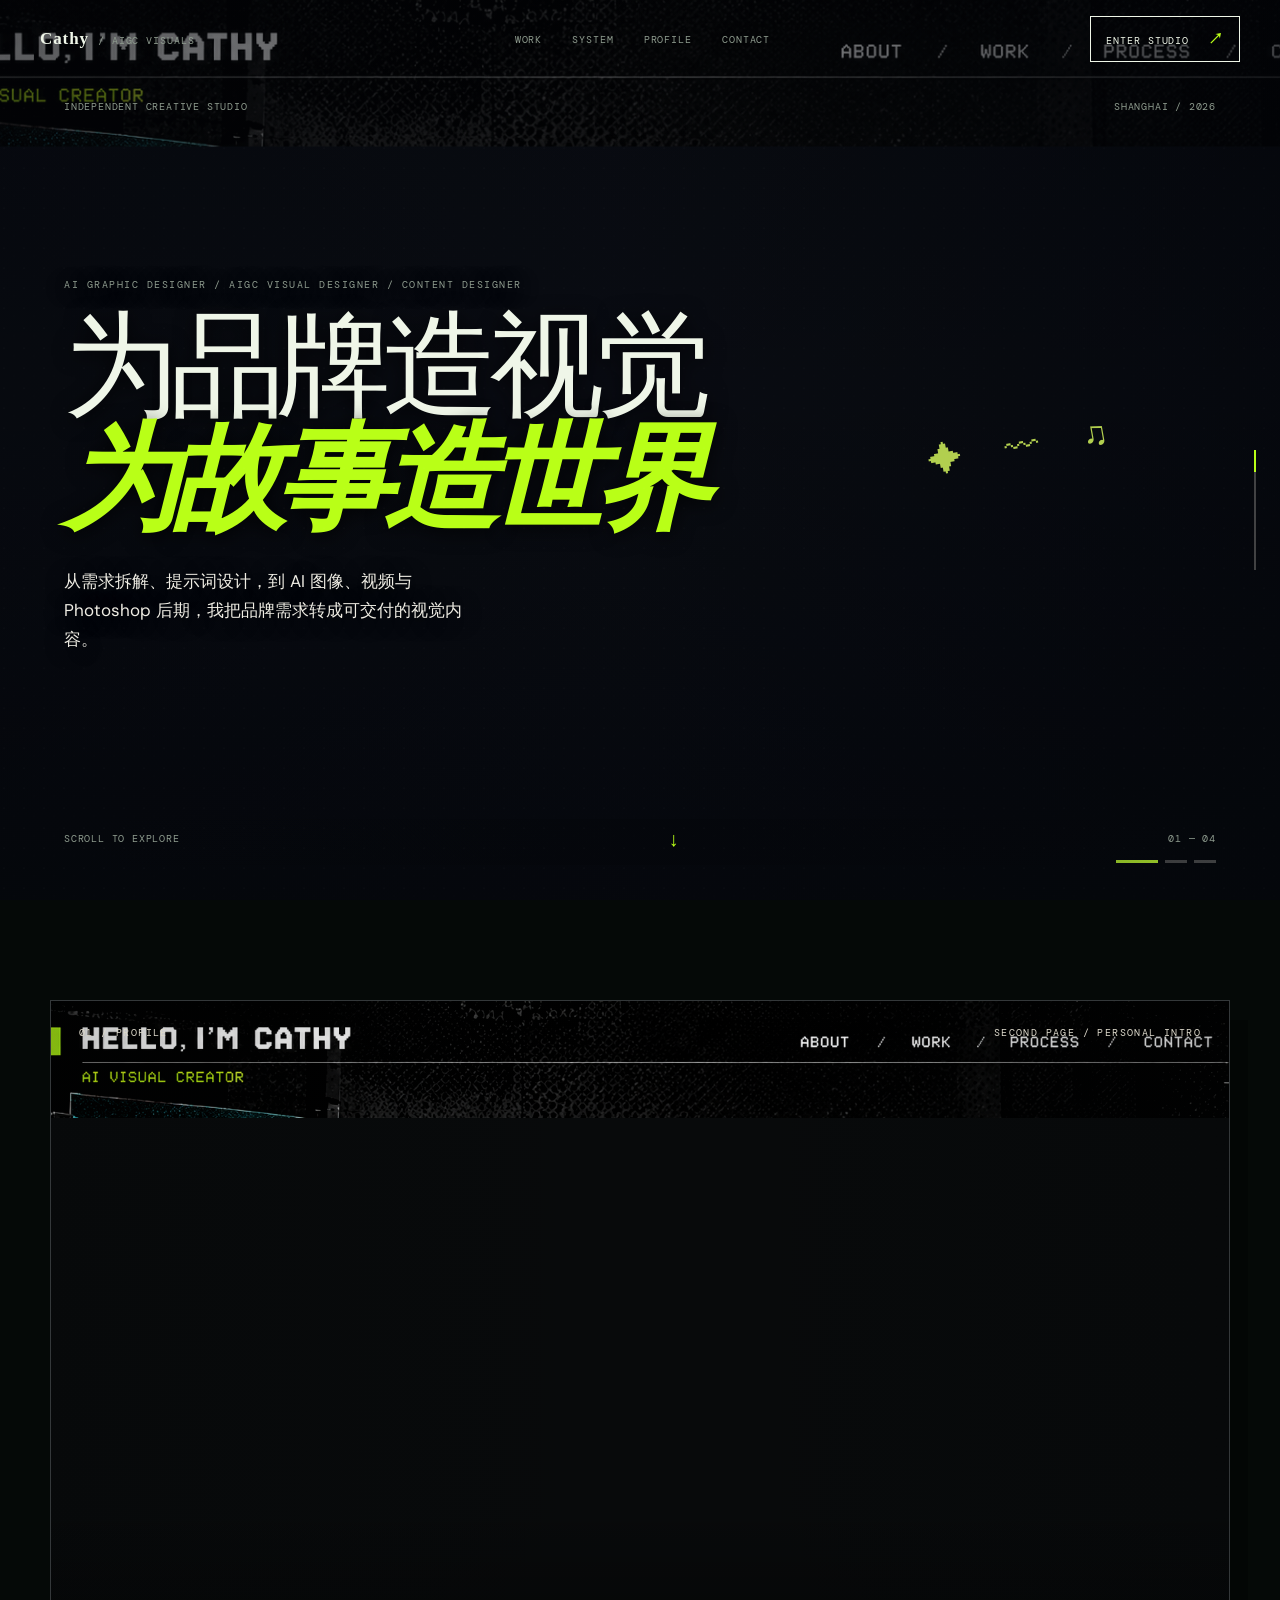
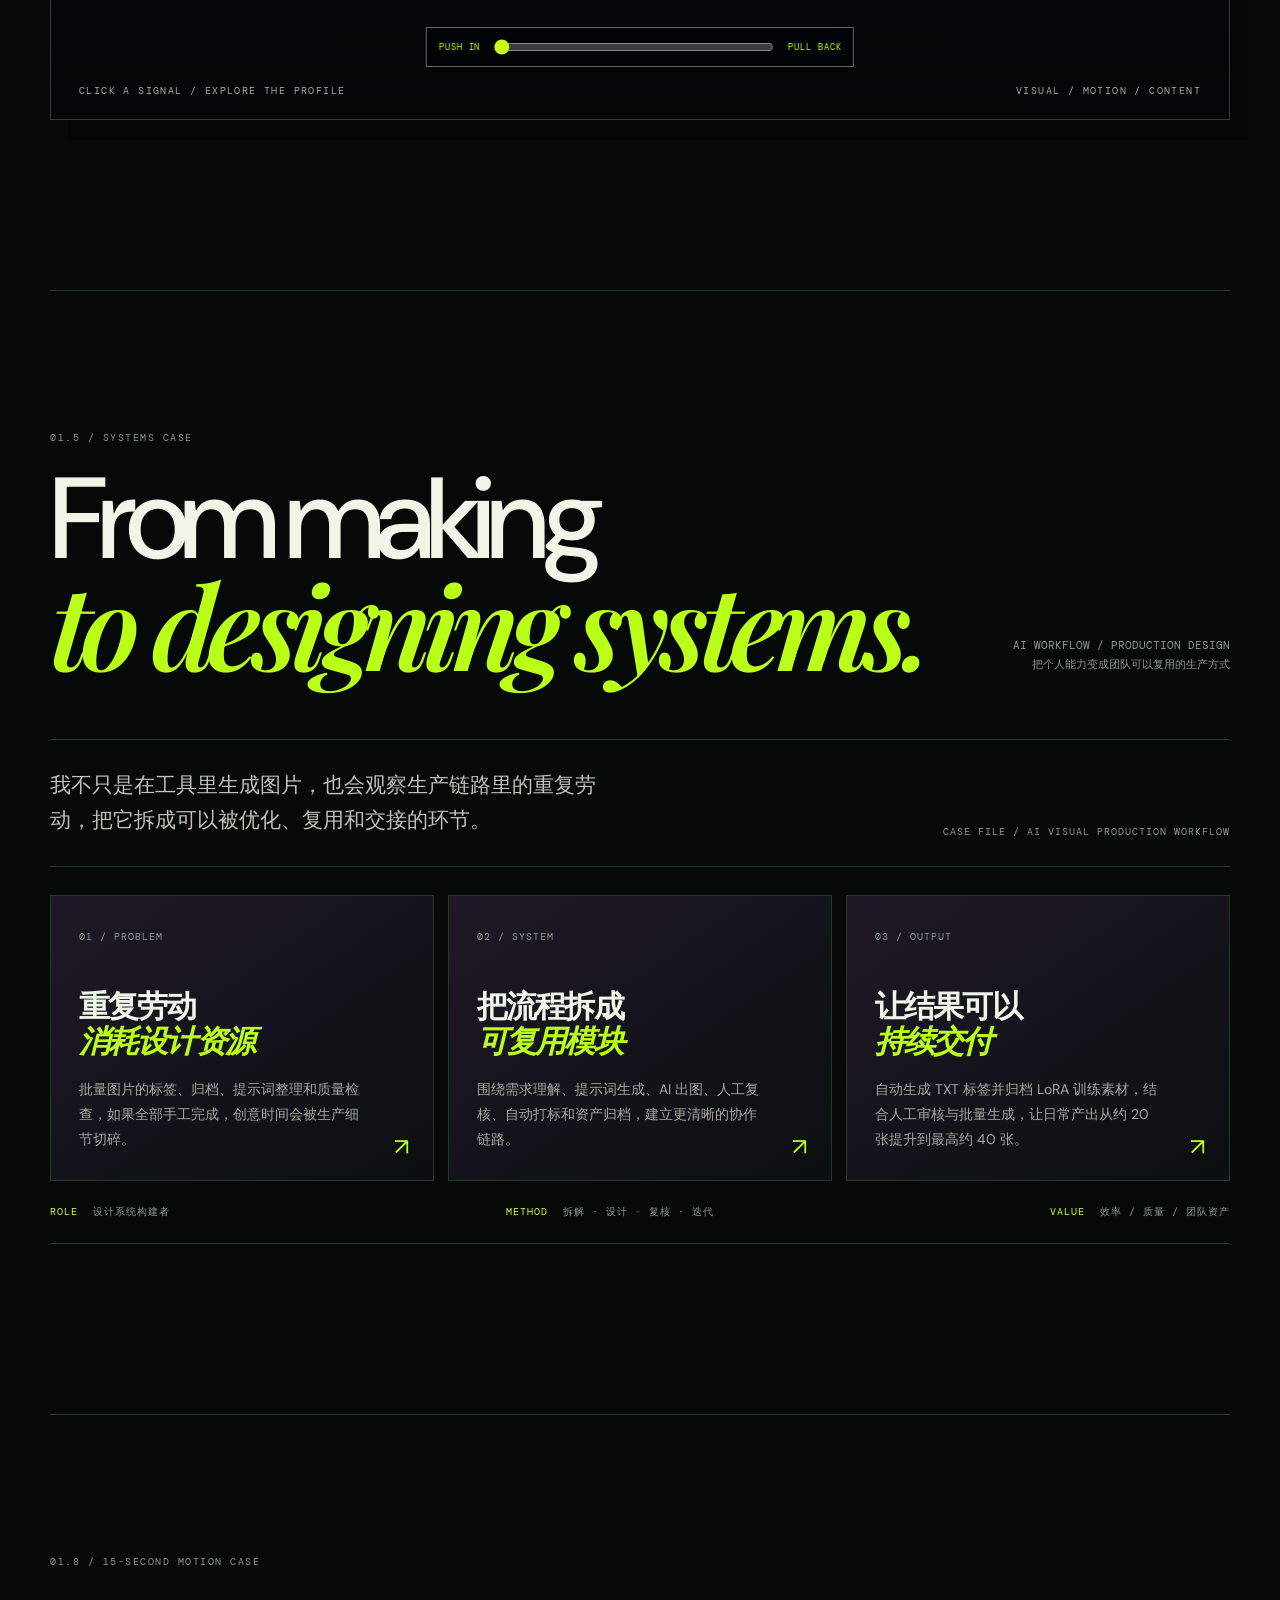
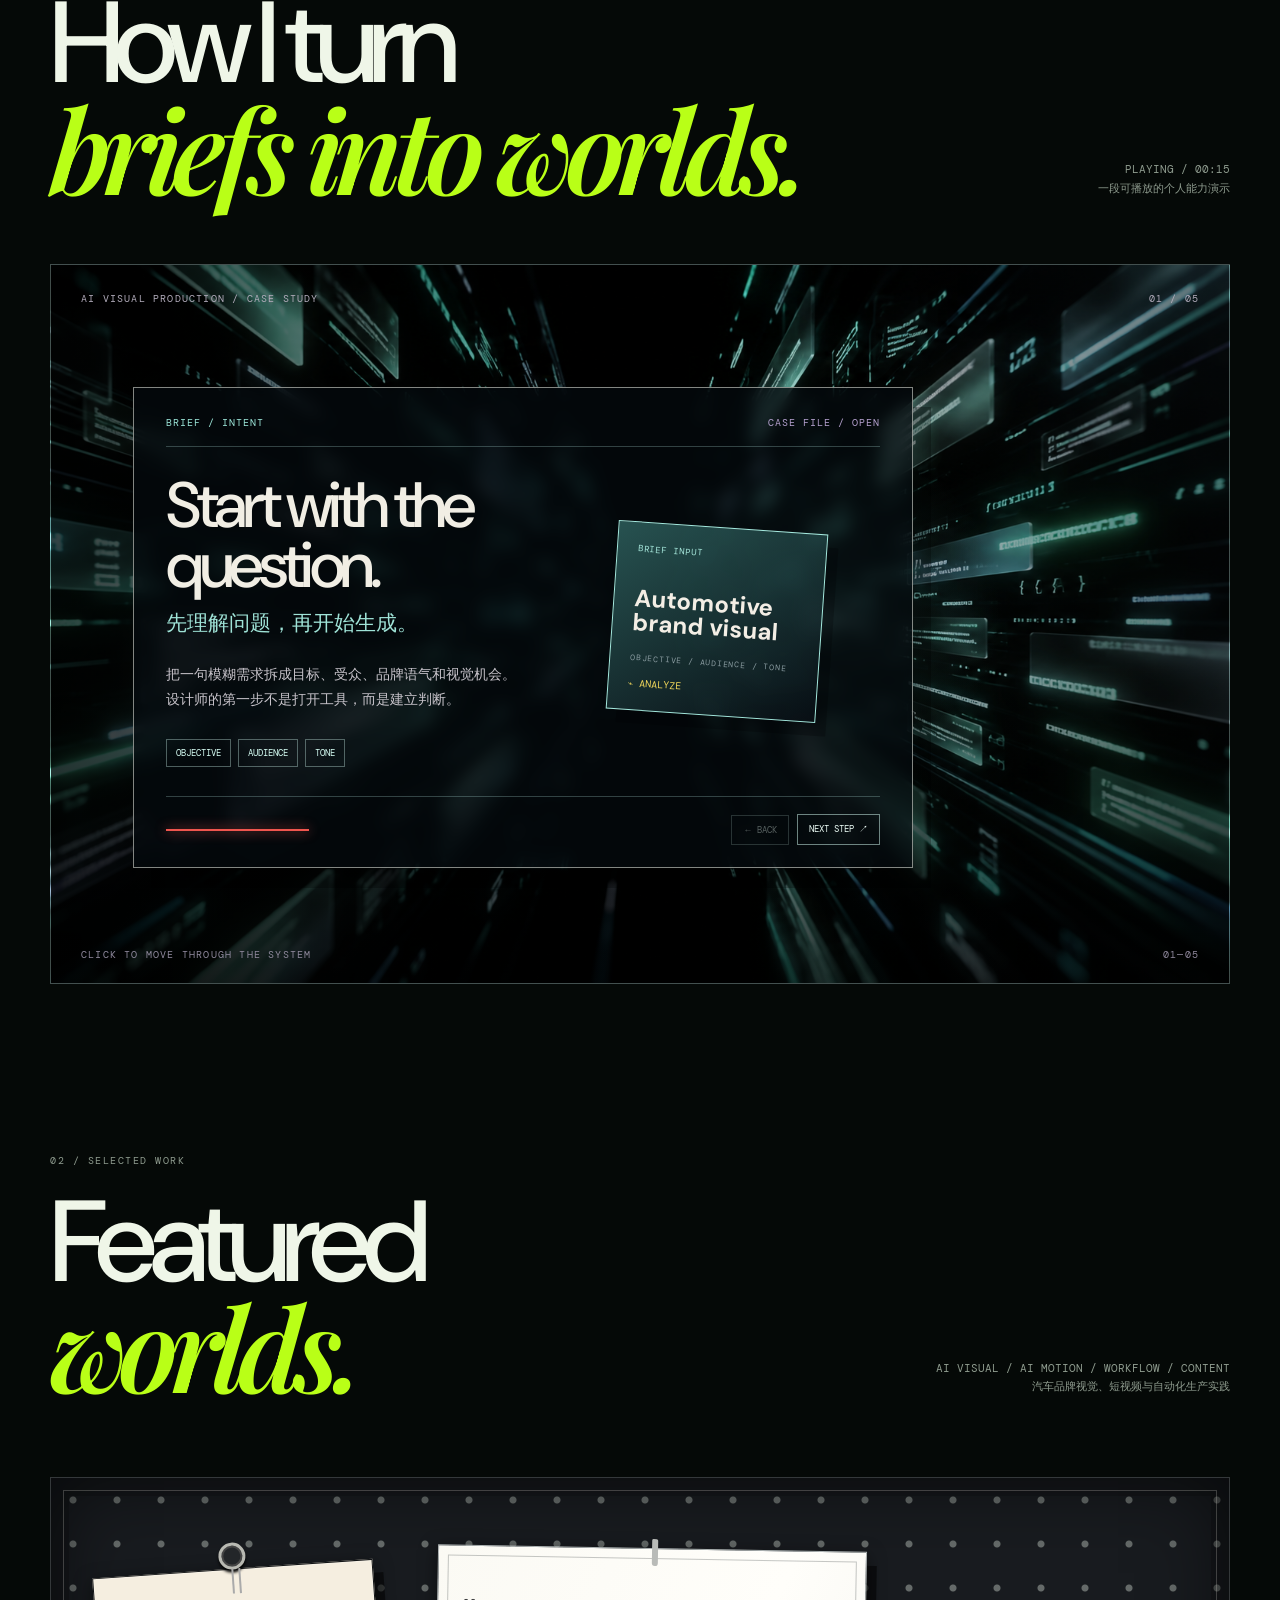
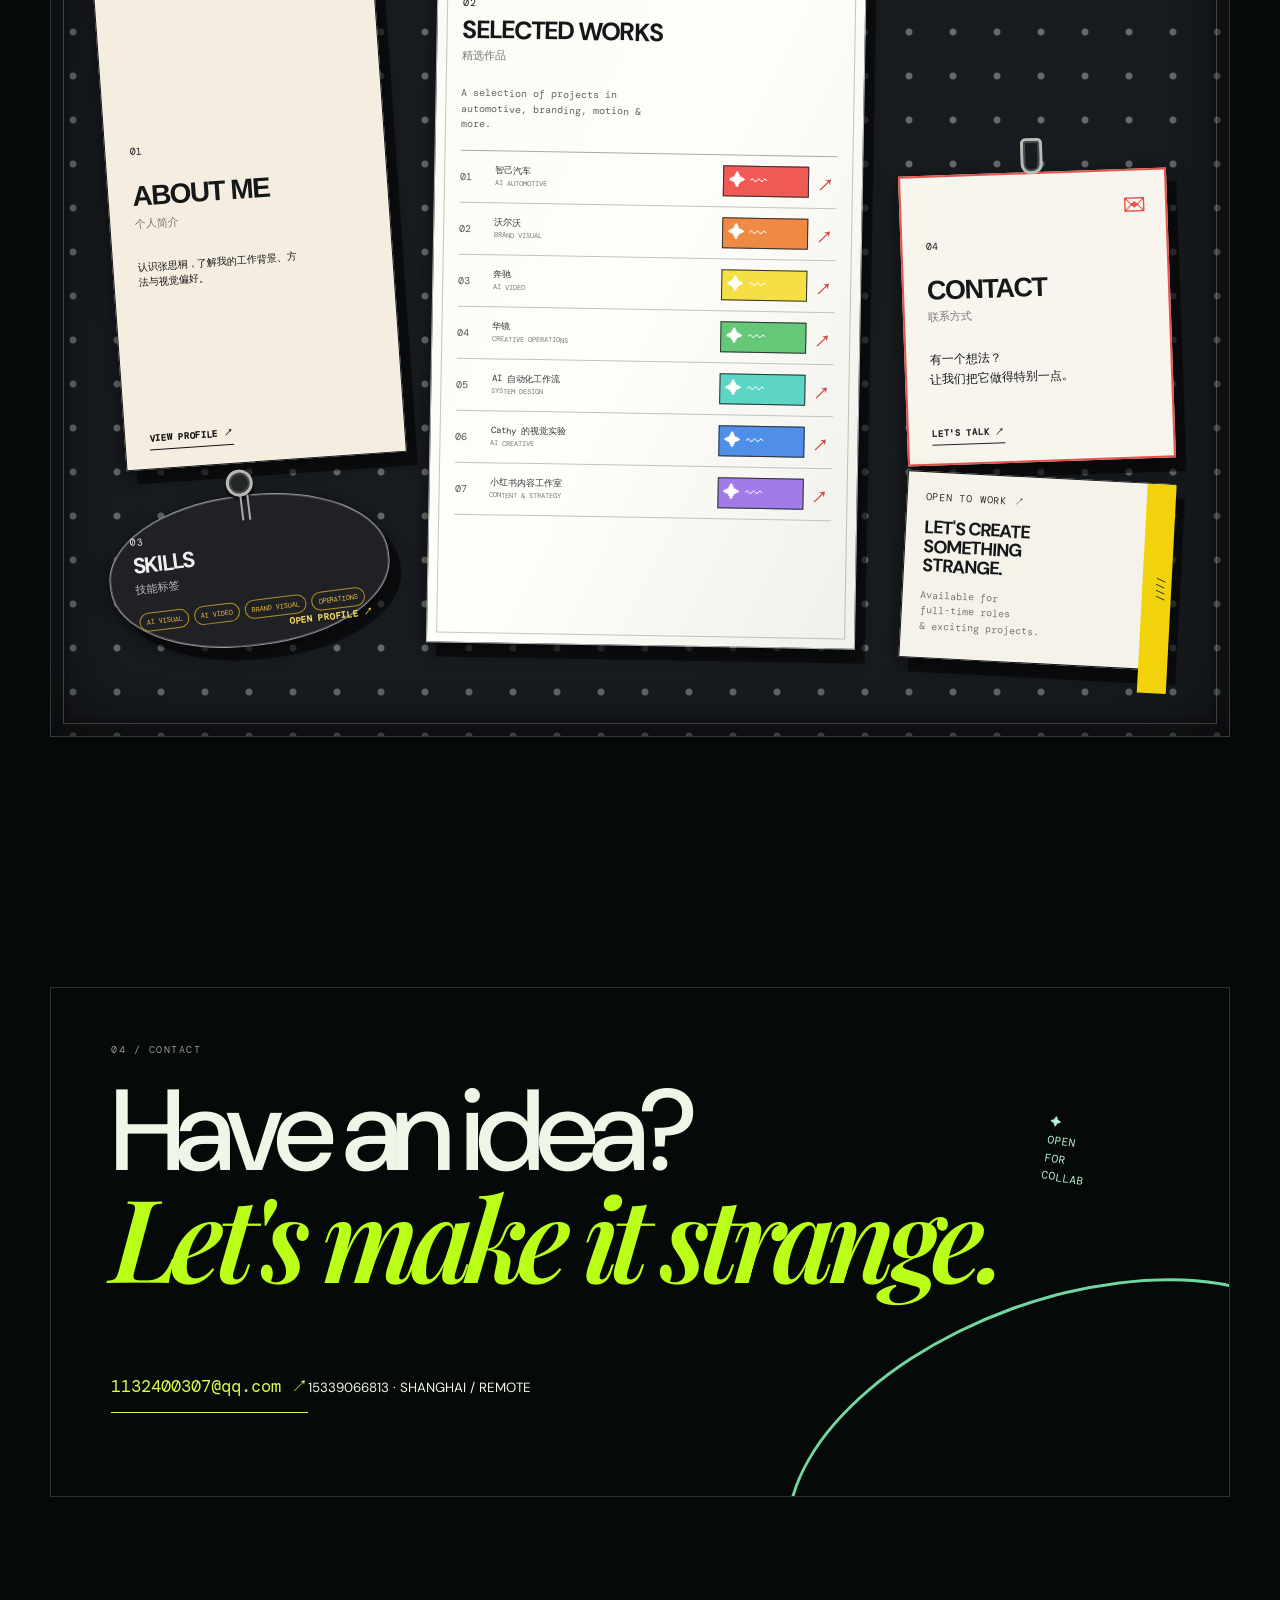
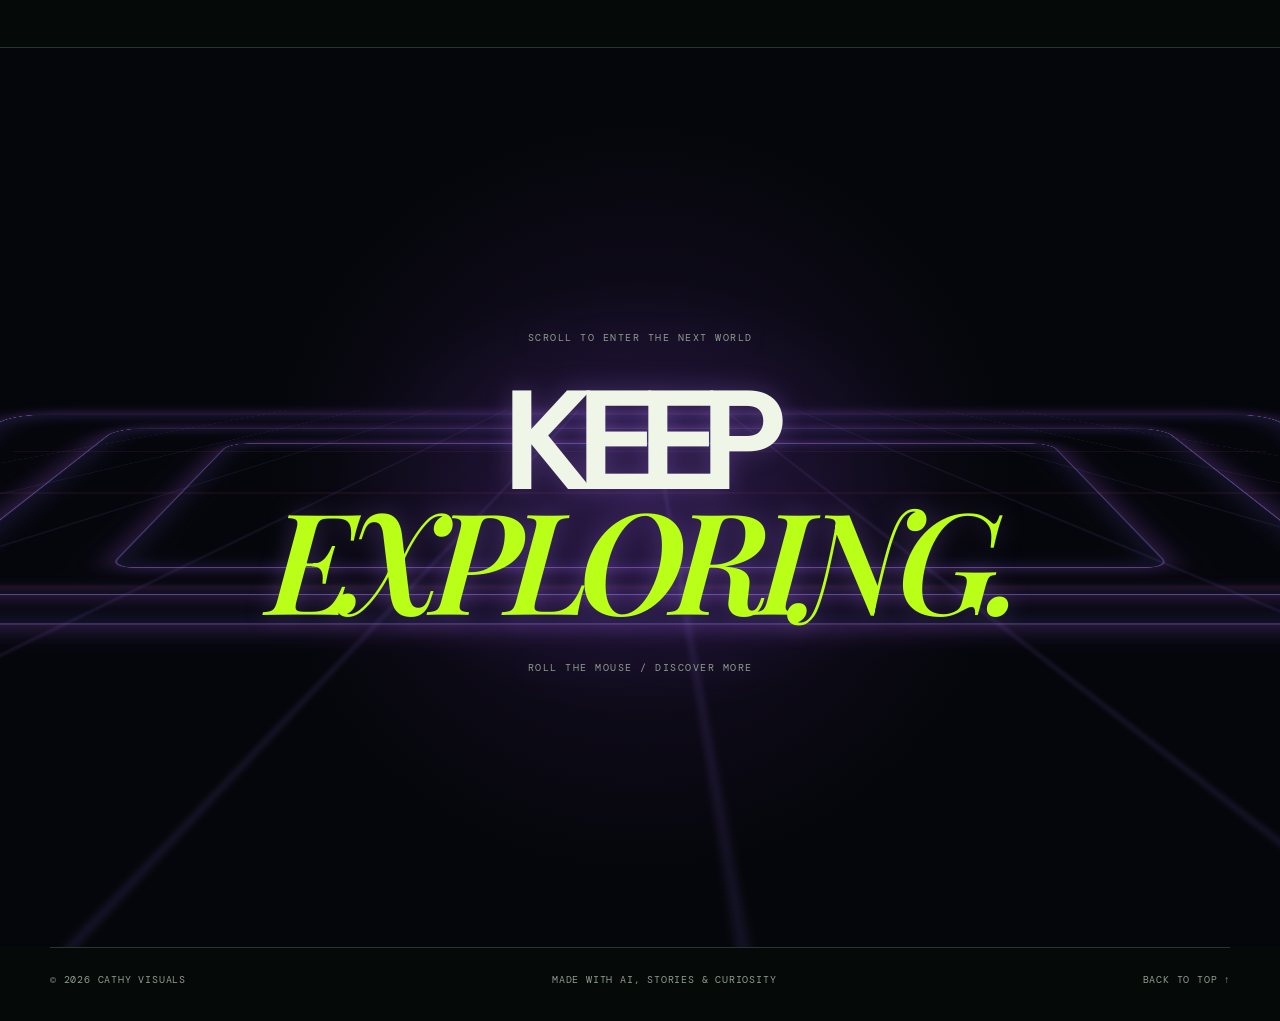
<file: index.html>
<!doctype html>
<html lang="zh-CN">
<head>
  <meta charset="utf-8"><meta name="viewport" content="width=device-width,initial-scale=1">
  <meta name="description" content="张思桐的 AI 平面设计与 AIGC 视觉作品集：汽车品牌视觉、AI 视频、内容策略与自动化工作流。">
  <title>Cathy Visuals / AIGC Designer</title>
  <link rel="stylesheet" href="style.css">
</head>
<body>
  <div class="cursor-follower" aria-hidden="true"><i></i><b></b><b></b><b></b></div>
  <header class="topbar">
    <a class="wordmark" href="#top"><b>Cathy</b><span>/ AIGC VISUALS</span></a>
    <nav><a href="#work">WORK</a><a href="#system">SYSTEM</a><a href="#profile-page">PROFILE</a><a href="#contact">CONTACT</a></nav>
    <a class="enter" href="#work">ENTER STUDIO <b>↗</b></a>
  </header>

  <main id="top">
    <section class="hero">
      <div class="hero-image" aria-hidden="true"><div class="window"></div><div class="frame"></div><div class="orbit"></div><span>✦ 〰 ♫</span><div class="hero-scene-nav" aria-hidden="true"><button data-scene="0" class="is-active"></button><button data-scene="1"></button><button data-scene="2"></button></div></div>
      <div class="visual-workbench identity-workbench reveal">
        <div class="identity-card draggable-card" data-rotate="-5"><div class="id-hole"></div><span class="metal-ring"></span><small>CATHY VISUALS / 2026</small><div class="id-photo"><span>✦</span></div><b>CATHY</b><em>AIGC DESIGNER</em><p>AI VISUAL · MOTION · CONTENT</p><i class="id-code">CV—001—AIGC</i></div>
        <div class="profile-slip draggable-card" data-rotate="3"><span class="metal-ring"></span><small>PERSONAL FILE / 01</small><h3>视觉创作者<br><i>Visual Creator</i></h3><p>用 AI、图像、动态与内容策略，把品牌想法变成有故事、可传播的视觉内容。</p><span>SHANGHAI / OPEN FOR COLLAB</span></div>
        <div class="archive-card draggable-card" data-rotate="4"><span class="metal-ring"></span><small>SELECTED ARCHIVE / 02</small><h3>AI AUTOMOTIVE<br><i>BRAND STORIES</i></h3><div class="mini-grid"><span>智己</span><span>VOLVO</span><span>MERCEDES</span><span>华镜</span></div><a href="#work">OPEN WORKS ↗</a></div>
        <div class="tool-tag draggable-card" data-rotate="-8"><span class="metal-ring"></span><small>TOOLKIT / 03</small><b>MJ · 即梦 · 可灵<br>PS · GPT · NANO BANANA</b><span>IMAGE / MOTION / WEB</span></div>
        <div class="contact-ticket draggable-card" data-rotate="-3"><span class="metal-ring"></span><small>CONTACT / 04</small><b>LET'S MAKE<br><i>IT STRANGE.</i></b><a href="mailto:1132400307@qq.com">1132400307@qq.com ↗</a></div>
        <div class="hanging-tag tag-pink">AI<br>VISUALS</div><div class="hanging-tag tag-yellow">MOTION<br>LAB</div><div class="hanging-tag tag-blue">CV<br>2026</div>
        <div class="board-cursor">DRAG / EXPLORE</div>
      </div>
      <div class="game-hud"><span>● SYSTEM ONLINE</span><span>AI CREATIVE ACTIVE</span><span>BUILD 2026.10</span></div>
      <button class="ai-orb" id="aiOrb" type="button"><b>AI</b><span>TALK<br>TO CATHY</span></button><div class="ai-tip" id="aiTip">你好，我是 Cathy。<br>拖动身份牌，探索我的创意系统。</div>
      <div class="hero-meta"><span>INDEPENDENT CREATIVE STUDIO</span><span>SHANGHAI / 2026</span></div>
      <div class="hero-copy reveal"><small>AI GRAPHIC DESIGNER / AIGC VISUAL DESIGNER / CONTENT DESIGNER</small><h1>为品牌造视觉<br><i>为故事造世界</i></h1><p>从需求拆解、提示词设计，到 AI 图像、视频与 Photoshop 后期，我把品牌需求转成可交付的视觉内容。</p></div>
      <div class="hero-foot"><span>SCROLL TO EXPLORE</span><span class="down">↓</span><span>01 — 04</span></div><div class="hero-progress" aria-hidden="true"><span></span></div>
    </section>

    <section class="profile-page wrap reveal" id="profile-page" aria-label="Cathy 自我介绍">
      <div class="profile-page-stage">
        <img src="assets/profile/cathy-studio.png" alt="Cathy 的 AI 视觉工作室与 CRT 作品集场景" loading="eager">
        <div class="profile-page-shade"></div>
        <div class="profile-page-topline"><span>01 / PROFILE</span><span>SECOND PAGE / PERSONAL INTRO</span></div>
        <div class="profile-page-copy">
          <span class="profile-page-kicker">HELLO, I’M CATHY</span>
          <h2>把需求变成<br><em>视觉世界。</em></h2>
          <p>AI 平面设计、AIGC 视觉与内容生产。<br>从 brief 到交付，让每个想法都有可以被看见的形状。</p>
        </div>
        <div class="profile-page-hotspots" aria-label="自我介绍章节">
          <button class="is-active" type="button" data-profile-card="about"><b>01</b><span>WHO I AM</span><i>我是谁</i></button>
          <button type="button" data-profile-card="path"><b>02</b><span>MY PATH</span><i>我的路径</i></button>
          <button type="button" data-profile-card="toolkit"><b>03</b><span>TOOLKIT</span><i>我的方法</i></button>
        </div>
        <div class="profile-page-interface" aria-live="polite">
          <div class="interface-bar"><span>CATHY / PERSONAL COMPUTER</span><button type="button" data-profile-zoom-out>← BACK TO STUDIO</button></div>
          <div class="interface-body">
            <aside class="interface-index" aria-label="个人信息目录"><span>PROFILE INDEX</span><button class="is-active" type="button" data-interface-panel="about"><b>01</b><span>ABOUT</span><i>我是谁 · 身份与优势</i></button><button type="button" data-interface-panel="path"><b>02</b><span>PATH</span><i>我的路径 · 教育与工作</i></button><button type="button" data-interface-panel="toolkit"><b>03</b><span>TOOLKIT</span><i>我的方法 · 工具与流程</i></button><small>CLICK A CARD TO CHANGE VIEW</small></aside>
            <div class="interface-monitor"><div class="interface-monitor-top"><span data-profile-topline>HELLO, I’M CATHY</span><span>LIVE / 2026</span></div><div class="interface-monitor-screen"><span class="interface-big-label" data-profile-title>AI VISUAL<br>CREATOR</span><span class="interface-line line-one"></span><span class="interface-line line-two"></span><span class="interface-chip" data-profile-chip>BRIEF → IMAGE → MOTION</span><div class="interface-facts" data-profile-facts>张思桐 / Cathy<br>AI 平面设计师 · AIGC 视觉设计师<br>AI 内容设计师</div></div><div class="interface-monitor-foot"><span>SYSTEM ONLINE</span><span data-profile-foot>VISUAL / MOTION / CONTENT</span></div></div>
            <div class="interface-output"><span data-profile-output-heading>PERSONAL FILE / CV—001</span><div data-profile-output-grid><figure><img src="assets/profile/cathy-studio.png" alt="Cathy 的视觉工作室"><figcaption>01 / VISUAL WORLD</figcaption></figure><figure><div class="output-block output-lime">AI<br>DESIGNER</div><figcaption>02 / ROLE</figcaption></figure><figure><div class="output-block output-blue">OPEN<br>TO WORK</div><figcaption>03 / STATUS</figcaption></figure></div></div>
          </div>
        </div>
        <div class="profile-page-zoom"><span>PUSH IN</span><input type="range" min="0" max="100" value="0" aria-label="控制个人介绍页面镜头远近"><span>PULL BACK</span></div>
        <div class="profile-page-footer"><span>CLICK A SIGNAL / EXPLORE THE PROFILE</span><span>VISUAL / MOTION / CONTENT</span></div>
      </div>
    </section>

    <section class="system-case wrap reveal" id="system"><div class="section-head"><div><span class="label">01.5 / SYSTEMS CASE</span><h2>From making<br><em>to designing systems.</em></h2></div><p>AI WORKFLOW / PRODUCTION DESIGN<br>把个人能力变成团队可以复用的生产方式</p></div><div class="system-intro"><p>我不只是在工具里生成图片，也会观察生产链路里的重复劳动，把它拆成可以被优化、复用和交接的环节。</p><span>CASE FILE / AI VISUAL PRODUCTION WORKFLOW</span></div><div class="system-grid"><article><small>01 / PROBLEM</small><h3>重复劳动<br><em>消耗设计资源</em></h3><p>批量图片的标签、归档、提示词整理和质量检查，如果全部手工完成，创意时间会被生产细节切碎。</p></article><article><small>02 / SYSTEM</small><h3>把流程拆成<br><em>可复用模块</em></h3><p>围绕需求理解、提示词生成、AI 出图、人工复核、自动打标和资产归档，建立更清晰的协作链路。</p></article><article><small>03 / OUTPUT</small><h3>让结果可以<br><em>持续交付</em></h3><p>自动生成 TXT 标签并归档 LoRA 训练素材，结合人工审核与批量生成，让日常产出从约 20 张提升到最高约 40 张。</p></article></div><div class="system-footer"><span><b>ROLE</b> 设计系统构建者</span><span><b>METHOD</b> 拆解 · 设计 · 复核 · 迭代</span><span><b>VALUE</b> 效率 / 质量 / 团队资产</span></div></section>

    <section class="motion-case wrap reveal" id="motion"><div class="section-head"><div><span class="label">01.8 / 15-SECOND MOTION CASE</span><h2>How I turn<br><em>briefs into worlds.</em></h2></div><p>PLAYING / 00:15<br>一段可播放的个人能力演示</p></div><div class="motion-reel" data-duration="15000"><div class="motion-backdrop"><span class="motion-grid-line line-a"></span><span class="motion-grid-line line-b"></span><span class="motion-orb"></span><span class="motion-scan"></span></div><div class="motion-topline"><span>CASE / AIGC VISUAL PRODUCTION</span><span class="motion-time">00:00 / 00:15</span></div><div class="motion-stage"><div class="motion-phase-label">01 / UNDERSTAND THE BRIEF</div><h3 class="motion-title">不是先生成<br><em>而是先理解问题。</em></h3><p class="motion-copy">把一句需求拆成目标、受众、品牌语气与视觉机会。</p><div class="motion-artifact artifact-brief"><span>BRIEF</span><b>需求<br>拆解</b><i>OBJECTIVE / AUDIENCE / TONE</i></div><div class="motion-artifact artifact-prompt"><span>PROMPT SYSTEM</span><b>VISUAL<br>DIRECTION</b><i>ROLE · SUBJECT · COMPOSITION · LIGHT</i></div><div class="motion-artifact artifact-output"><span>OUTPUT</span><b>IMAGE<br>+ MOTION</b><i>GENERATE / REVIEW / DELIVER</i></div></div><div class="motion-caption"><span>AI GRAPHIC DESIGNER / AIGC VISUAL CREATOR</span><strong class="motion-result">从需求到可交付的视觉结果</strong></div><div class="motion-progress"><span></span></div><div class="motion-controls"><button class="motion-toggle" type="button">PAUSE</button><button class="motion-replay" type="button">REPLAY ↻</button><span>15 SEC / LOOPING CASE FILM</span></div></div></section>

    <section class="work wrap" id="work">
      <div class="section-head reveal"><div><span class="label">02 / SELECTED WORK</span><h2>Featured<br><em>worlds.</em></h2></div><p>AI VISUAL / AI MOTION / WORKFLOW / CONTENT<br>汽车品牌视觉、短视频与自动化生产实践</p></div>
      <div class="project-list" id="projectList"></div>
    </section>


    <section class="contact wrap" id="contact"><div class="contact-box reveal"><span class="label">04 / CONTACT</span><h2>Have an idea?<br><em>Let's make it strange.</em></h2><a href="mailto:1132400307@qq.com">1132400307@qq.com ↗</a><small>15339066813 · SHANGHAI / REMOTE</small><span class="sticker">✦<br>OPEN<br>FOR<br>COLLAB</span></div></section>
    <section class="portal" id="portal"><div class="portal-rings"><span></span><span></span><span></span></div><p>SCROLL TO ENTER THE NEXT WORLD</p><h2>KEEP<br><em>EXPLORING.</em></h2><small>ROLL THE MOUSE / DISCOVER MORE</small></section>
  </main>
  <footer class="footer wrap"><span>© 2026 CATHY VISUALS</span><span>MADE WITH AI, STORIES & CURIOSITY</span><a href="#top">BACK TO TOP ↑</a></footer>
  <dialog id="projectDialog"><button id="dialogClose" aria-label="关闭详情">×</button><div id="dialogContent"></div></dialog>
  <script src="script.js"></script><script src="workflow-cards.js"></script>
</body>
</html>
</file>
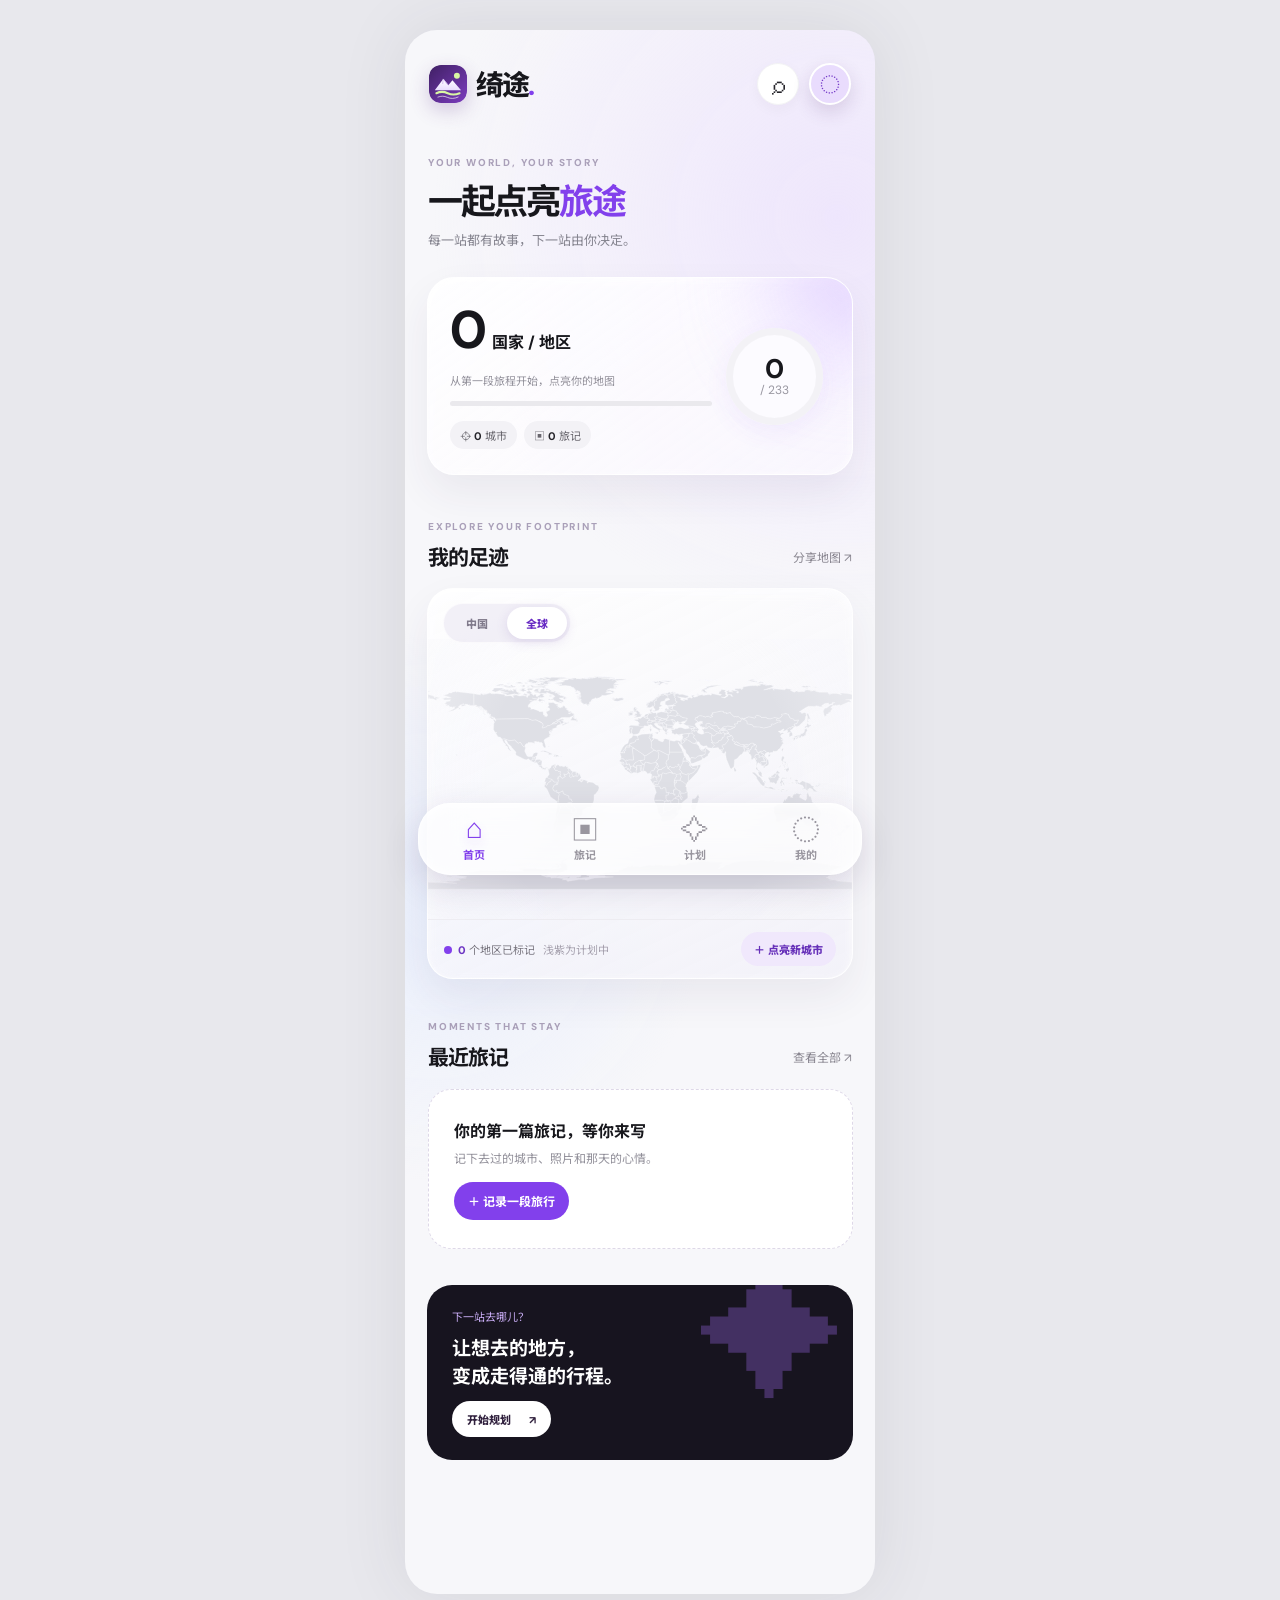
<file: travel/index.html>
<!doctype html>
<html lang="zh-CN"><head>
<meta charset="utf-8"><meta name="viewport" content="width=device-width,initial-scale=1,viewport-fit=cover">
<meta name="theme-color" content="#f7f7fa"><meta name="apple-mobile-web-app-capable" content="yes"><meta name="apple-mobile-web-app-status-bar-style" content="default">
<meta name="description" content="绮途：收藏旅行足迹，记录旅途回忆，把想去的地方排成顺路行程。">
<link rel="manifest" href="./manifest.webmanifest"><link rel="icon" href="./icon.svg" type="image/svg+xml"><link rel="stylesheet" href="./style.css"><title>绮途 · 一起点亮旅途</title></head><body>
<div class="shell"><main id="app">
<header class="app-header"><button class="brand" data-go="home" aria-label="返回首页"><span class="brand-mark" aria-hidden="true"><img src="./icon.svg" alt=""></span><span>绮途<span class="brand-dot">.</span></span></button><div class="header-actions"><button class="round-btn search-btn" id="searchButton" aria-label="搜索旅行">⌕</button><button class="round-btn header-avatar" id="headerAvatarButton" aria-label="编辑头像与个人资料">◌</button></div></header>
<section class="page active" id="homePage"><div class="page-intro"><span class="eyebrow">YOUR WORLD, YOUR STORY</span><h1>一起点亮<span>旅途</span></h1><p>每一站都有故事，下一站由你决定。</p></div><div class="stats-card"><div><span class="stats-n"><b id="countryCount">0</b><strong>国家 / 地区</strong></span><p id="statsCaption">从第一段旅程开始，点亮你的地图</p><div class="progress"><i id="countryProgress"></i></div><div class="stats-pills"><span>⌖ <b id="cityCount">0</b> 城市</span><span>▣ <b id="memoryCount">0</b> 旅记</span></div></div><div class="ring" id="countryRing"><span><b id="ringCount">0</b><small>/ 233</small></span></div></div><div class="section-title map-title"><div><span class="eyebrow">EXPLORE YOUR FOOTPRINT</span><h2>我的足迹</h2></div><button class="text-button" id="shareMapButton">分享地图 ↗</button></div><div class="map-card"><div class="map-switch" aria-label="地图范围"><button data-map-mode="china">中国</button><button data-map-mode="world">全球</button></div><div class="map-stage" id="worldMap"><div id="mapSvg" role="img" aria-label="旅行足迹地图，已标记的旅行地点会显示在地图上"></div><div id="mapPins"></div></div><p class="map-cluster-hint" id="mapClusterHint" hidden>点数字气泡，放大查看相近地点</p><div class="map-bottom"><span><i></i><b id="litCount">0</b> 个地区已标记 <em>浅紫为计划中</em></span><button id="mapAddButton">＋ 点亮新城市</button></div></div><div class="section-title"><div><span class="eyebrow">MOMENTS THAT STAY</span><h2>最近旅记</h2></div><button class="text-button" data-go="memories">查看全部 ↗</button></div><div class="memory-scroll" id="recentMemories"></div><div class="home-cta"><span>下一站去哪儿？</span><strong>让想去的地方，<br>变成走得通的行程。</strong><button data-go="plans">开始规划 <b>↗</b></button></div></section>
<section class="page" id="memoriesPage"><div class="page-intro"><span class="eyebrow">TRAVEL JOURNAL</span><h1>旅途<span>有迹</span></h1><p>照片、地点、心情，都留在这里。</p></div><div class="sub-actions"><button class="chip active" id="memAll">全部旅记</button><button class="chip" id="memVisited">已到访</button><button class="chip" id="memUpcoming">待出发</button></div><div class="memory-list" id="memoryList"></div></section>
<section class="page" id="plansPage"><div class="page-intro plan-intro"><span class="eyebrow">MAKE THE MOST OF EVERY DAY</span><h1>计划下一站<span>✦</span></h1><p>把地点交给我，一起排出更顺路的路线。</p></div><button class="new-plan" id="newTripButton"><span class="new-plan-icon">＋</span><span><strong>创建一段新旅行</strong><small>任何目的地，任意天数</small></span><b>↗</b></button><button class="ai-import-entry" id="aiImportButton"><span>⌁</span><strong>粘贴并识别行程</strong><small>复制豆包或其他规划内容，一键整理成逐日计划</small><b>↗</b></button><div class="section-title"><div><span class="eyebrow">YOUR TRAVEL PLANS</span><h2>我的计划</h2></div></div><div id="planList"></div><div class="planner-detail" id="plannerDetail" hidden></div></section>
<section class="page" id="profilePage"><div class="page-intro"><span class="eyebrow">THE STORY CONTINUES</span><h1>我的<span>旅程</span></h1><p>每一段走过的路，都算数。</p></div><button class="profile-card" id="editProfileButton"><div class="profile-avatar" id="profileAvatar">✦</div><div><strong id="profileName">旅行收藏家</strong><small>点击更换头像与昵称</small></div><b>✎</b></button><div class="profile-metrics"><div><b id="profileCountries">0</b><span>国家 / 地区</span></div><div><b id="profileCities">0</b><span>城市</span></div><div><b id="profileTrips">0</b><span>旅行</span></div></div><div class="section-title"><div><span class="eyebrow">YOUR DATA</span><h2>旅行资料</h2></div></div><div class="settings-list"><button id="themeButton" aria-pressed="false">☾ <span>夜间模式</span><b id="themeStatus">关闭</b></button><button id="exportButton">↓ <span>导出全部旅行</span><b>↗</b></button><label for="backupFile">↑ <span>导入旅行备份</span><b>↗</b></label><input id="backupFile" type="file" accept="application/json,.json" hidden><button id="shareProfileButton">↗ <span>分享足迹</span><b>↗</b></button></div><p class="privacy-note">旅行数据保存在这台设备的当前浏览器中。换设备前请导出备份。路线依据地点坐标估算，不含实时交通与营业时间。<a href="./assets/THIRD_PARTY_NOTICES.txt" target="_blank" rel="noopener">地图数据来源</a></p></section>
<nav class="bottom-nav" aria-label="主导航"><button class="active" data-go="home"><span>⌂</span><small>首页</small></button><button data-go="memories"><span>▣</span><small>旅记</small></button><button data-go="plans"><span>✧</span><small>计划</small></button><button data-go="profile"><span>◌</span><small>我的</small></button></nav>
</main></div><div class="modal-backdrop" id="modal" hidden><div class="sheet"><div class="sheet-handle"></div><div id="modalContent"></div></div></div><div class="toast" id="toast" role="status"></div><script src="./app.js"></script></body></html>
</file>
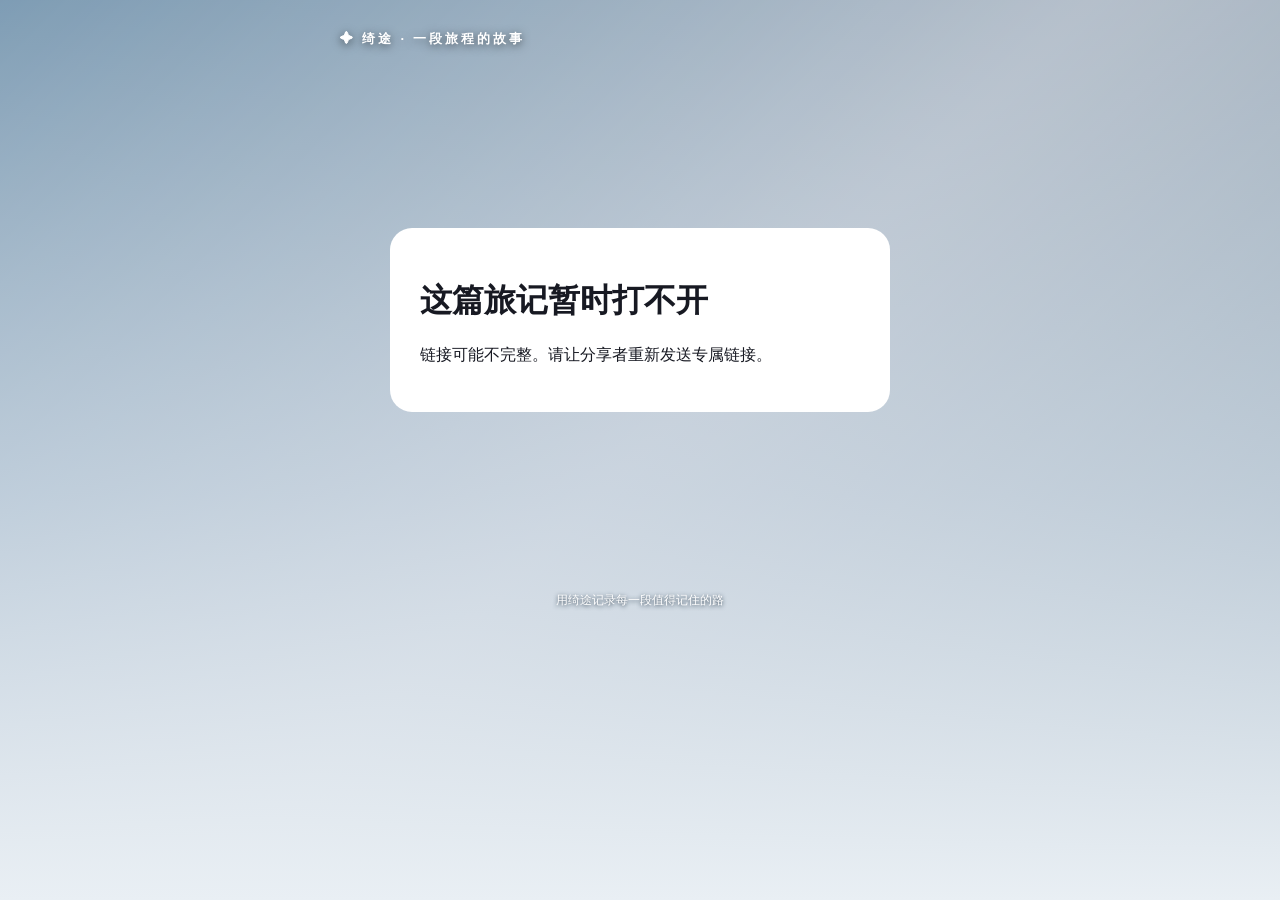
<file: travel/share.html>
<!doctype html><html lang="zh-CN"><head><meta charset="utf-8"><meta name="viewport" content="width=device-width,initial-scale=1,viewport-fit=cover"><meta name="theme-color" content="#edf3fa"><title>绮途 · 旅记分享</title><style>
*{box-sizing:border-box}body{margin:0;background:#e8eef5;color:#171922;font-family:-apple-system,BlinkMacSystemFont,"PingFang SC","Microsoft YaHei",sans-serif}.stage{min-height:100svh;padding:30px 18px 60px;position:relative;overflow:hidden;isolation:isolate}.backdrop{position:absolute;inset:-24px;z-index:-2;background:linear-gradient(135deg,#709ec1,#cedae8 50%,#7d9cb2);background-size:cover;background-position:center;filter:blur(17px) brightness(.83);transform:scale(1.05)}.stage:before{content:"";position:absolute;inset:0;z-index:-1;background:linear-gradient(180deg,#dce7f138,#dce6f0aa 55%,#e9eff4)}.brand{max-width:600px;margin:0 auto 22px;color:#fff;font-size:13px;font-weight:800;letter-spacing:.22em;text-shadow:0 2px 10px #0008}.card{max-width:600px;margin:auto;border:1px solid #ffffffb9;border-radius:32px;background:#f8fbffb6;backdrop-filter:blur(26px);-webkit-backdrop-filter:blur(26px);box-shadow:0 25px 80px #233b5b42;overflow:hidden}.hero{height:min(58vh,500px);min-height:340px;position:relative;background:linear-gradient(145deg,#86a8c8,#a8b4d2);background-position:center;background-size:cover;overflow:hidden}.hero:after{content:"";position:absolute;inset:35% 0 0;background:linear-gradient(transparent,#0b1b38b8)}.location{position:absolute;left:24px;bottom:25px;z-index:1;color:white;text-shadow:0 2px 12px #0009}.location small{display:block;letter-spacing:.15em;font-size:12px;font-weight:700}.location h1{margin:7px 0 0;font-size:clamp(38px,10vw,68px);line-height:1.1}.inset{position:absolute;right:22px;bottom:20px;z-index:2;width:31%;aspect-ratio:4/5;max-height:210px;padding:5px;background:#ffffffb8;border:1px solid #fff;border-radius:20px;box-shadow:0 15px 30px #0006;transform:rotate(5deg)}.inset img{width:100%;height:100%;object-fit:cover;border-radius:15px}.content{padding:27px 25px 32px}.meta{display:flex;flex-wrap:wrap;gap:7px;margin-bottom:17px}.meta span{padding:7px 11px;border-radius:50px;background:#ffffffa8;color:#566576;font-size:12px;font-weight:700}.content h2{margin:0 0 12px;font-size:27px}.note{white-space:pre-wrap;line-height:1.85;color:#334154;overflow-wrap:anywhere}.gallery{display:grid;grid-template-columns:repeat(2,1fr);gap:9px;margin-top:20px}.gallery img{width:100%;aspect-ratio:1/1;object-fit:cover;border-radius:16px}.gallery img:first-child:last-child{grid-column:span 2;aspect-ratio:4/3}.place-link{display:inline-flex;margin-top:22px;padding:12px 16px;border-radius:30px;background:#272c3e;color:#fff;text-decoration:none;font-weight:700;font-size:13px}.credit{display:block;margin-top:18px;font-size:11px;color:#687889}.footer{max-width:600px;margin:22px auto;color:#fff;font-size:12px;text-align:center;text-shadow:0 1px 4px #283a4a}.error{max-width:500px;margin:20vh auto;padding:30px;border-radius:22px;background:#fff}.error a{color:#7547c9}@media(max-width:400px){.inset{width:34%}.location h1{font-size:38px}}
</style></head><body><main class="stage"><div class="backdrop" id="backdrop"></div><div class="brand">✦ 绮途 · 一段旅程的故事</div><article class="card" id="card" hidden><div class="hero" id="hero"><div class="location"><small id="region"></small><h1 id="destination"></h1></div><div class="inset" id="inset" hidden><img id="insetImg" alt="旅途中的照片"></div></div><div class="content"><div class="meta" id="meta"></div><h2 id="title"></h2><div class="note" id="note"></div><div class="gallery" id="gallery"></div><a class="place-link" id="place" target="_blank" rel="noopener noreferrer">查看地点 ↗</a><a class="credit" id="credit" hidden target="_blank" rel="noopener noreferrer">城市图片来源：维基百科 ↗</a></div></article><div class="error" id="error" hidden><h1>这篇旅记暂时打不开</h1><p>链接可能不完整。请让分享者重新发送专属链接。</p></div><div class="footer">用绮途记录每一段值得记住的路</div></main><script>
const $=s=>document.querySelector(s);function safeImage(s){return typeof s==='string'&&(/^(data:image\/(jpeg|png|webp);base64,)/.test(s)||/^https:\/\/upload\.wikimedia\.org\//.test(s))?s:''}function line(value){let span=document.createElement('span');span.textContent=value;$('#meta').append(span)}async function decode(){let frag=location.hash.slice(1);if(!/^[gj][A-Za-z0-9_-]+$/.test(frag))throw Error('bad link');let b=frag.slice(1).replace(/-/g,'+').replace(/_/g,'/'),bin=atob(b),bytes=Uint8Array.from(bin,c=>c.charCodeAt(0));if(frag[0]==='g'){if(!('DecompressionStream' in window))throw Error('unsupported');bytes=new Uint8Array(await new Response(new Blob([bytes]).stream().pipeThrough(new DecompressionStream('gzip'))).arrayBuffer())}let data=JSON.parse(new TextDecoder().decode(bytes));if(data.v!==1)throw Error('version');return data}
(async()=>{try{let d=await decode(),bg=safeImage(d.cityCover)||safeImage(d.cityImage)||safeImage(d.photos?.[0]);if(bg){$('#hero').style.backgroundImage=`url("${bg}")`;$('#backdrop').style.backgroundImage=`url("${bg}")`}let portrait=safeImage(d.photos?.[0]);if(portrait){$('#insetImg').src=portrait;$('#inset').hidden=false}$('#region').textContent=[d.country,d.province].filter(Boolean).join(' · ');$('#destination').textContent=d.destination||'旅途';$('#title').textContent=d.name||d.destination||'我的旅记';$('#note').textContent=d.note||'这段旅程还没有写下心得。';document.title=($('#title').textContent)+' · 绮途';if(d.date)line(d.date);if(d.weather)line('天气 · '+d.weather);if(d.mood)line('心情 · '+d.mood);for(let src of (d.photos||[]).slice(0,3)){let safe=safeImage(src);if(!safe)continue;let img=document.createElement('img');img.src=safe;img.alt='旅途照片';$('#gallery').append(img)}let coords=Number.isFinite(Number(d.lat))&&Number.isFinite(Number(d.lon))&&d.lat!=null&&d.lon!=null;$('#place').href=coords?`https://www.openstreetmap.org/?mlat=${encodeURIComponent(d.lat)}&mlon=${encodeURIComponent(d.lon)}#map=13/${encodeURIComponent(d.lat)}/${encodeURIComponent(d.lon)}`:'https://www.openstreetmap.org/search?query='+encodeURIComponent([d.destination,d.country].filter(Boolean).join(' '));if(/^https:\/\/zh\.wikipedia\.org\/wiki\//.test(d.cityImageSource||'')){$('#credit').href=d.cityImageSource;$('#credit').hidden=false}$('#card').hidden=false}catch(e){$('#error').hidden=false}})();
</script></body></html>
</file>
<file: style.css>
@import url('https://fonts.googleapis.com/css2?family=DM+Mono:wght@400;500&family=DM+Sans:wght@400;500;700&family=Playfair+Display:ital,wght@0,600;1,600;1,700&display=swap');
:root{--bg:#090a0c;--fg:#f1eee4;--muted:#929089;--line:#323431;--red:#ef554e;--pink:#f04f85;--mint:#b6e9ce;--blue:#8dd7e8;--yellow:#f4d95b;--orange:#ee7848}*{box-sizing:border-box}html{scroll-behavior:smooth}body{margin:0;background:var(--bg);color:var(--fg);font-family:'DM Sans','Noto Sans SC',sans-serif;overflow-x:hidden}body:before{content:"";position:fixed;inset:0;pointer-events:none;z-index:20;opacity:.07;background-image:url("data:image/svg+xml,%3Csvg xmlns='http://www.w3.org/2000/svg' width='20' height='20'%3E%3Ccircle cx='4' cy='8' r='.6' fill='%23fff'/%3E%3Ccircle cx='14' cy='16' r='.4' fill='%23fff'/%3E%3C/svg%3E")}.wrap{width:min(1180px,calc(100% - 80px));margin:auto}.topbar{height:78px;display:flex;align-items:center;justify-content:space-between;width:min(1320px,calc(100% - 80px));position:absolute;left:0;right:0;margin:auto;z-index:5;font:10px 'DM Mono';letter-spacing:.09em}.wordmark{display:flex;align-items:baseline;gap:9px}.wordmark b{font:900 17px 'Noto Sans SC'}.wordmark span{color:var(--muted)}.topbar nav{display:flex;gap:30px}.topbar a{color:var(--fg);text-decoration:none}.topbar nav a{color:var(--muted)}.topbar nav a:hover{color:var(--fg)}.enter{border:1px solid var(--fg);padding:12px 15px}.enter b{color:var(--red);font-size:15px;margin-left:12px}.hero{height:100svh;min-height:680px;position:relative;display:flex;flex-direction:column;justify-content:space-between;padding:100px 5vw 35px;overflow:hidden}.hero-image{position:absolute;inset:0;background:#16181b;overflow:hidden}.hero-image:after{content:"";position:absolute;inset:0;background:linear-gradient(90deg,rgba(0,0,0,.76),transparent 74%),linear-gradient(0deg,rgba(0,0,0,.72),transparent 50%)}.window{position:absolute;width:58vw;height:88vh;right:6%;top:4%;background:#403d38;opacity:.66;transform:perspective(500px) rotateY(-8deg);box-shadow:inset 0 0 120px #050505}.frame{position:absolute;right:15%;top:20%;width:36vw;height:43vh;border:1px solid #79766f;transform:rotate(-7deg);box-shadow:0 0 0 18px rgba(0,0,0,.24)}.frame:before{content:"";position:absolute;inset:18%;background:var(--red);opacity:.3;clip-path:polygon(12% 0,100% 20%,82% 100%,0 74%)}.orbit{position:absolute;width:46vw;height:20vw;right:-8%;bottom:16%;border:3px solid var(--red);border-left-color:transparent;border-radius:50%;transform:rotate(-21deg)}.hero-image>span{position:absolute;right:12%;top:47%;z-index:1;color:var(--yellow);font-size:34px;letter-spacing:18px;transform:rotate(-10deg)}.hero-meta,.hero-foot{position:relative;z-index:2;display:flex;justify-content:space-between;color:var(--muted);font:10px 'DM Mono';letter-spacing:.08em}.hero-copy{position:relative;z-index:2;max-width:850px;margin-top:auto;margin-bottom:auto}.hero-copy small,.label{display:block;color:var(--muted);font:10px 'DM Mono';letter-spacing:.15em;margin-bottom:24px}.hero h1,.statement h2,.section-head h2,.about h2,.contact-box h2{font-size:clamp(58px,9vw,140px);line-height:.9;letter-spacing:-.075em;font-weight:500;margin:0}.hero h1 i,h2 em{font-family:'Playfair Display',serif;color:var(--red);font-weight:600}.hero-copy p{max-width:430px;color:#cbc8c0;font-size:17px;line-height:1.7;margin:35px 0 0}.down{color:var(--red);font-size:20px;margin-top:-6px}.statement{display:grid;grid-template-columns:1fr 2fr;gap:10vw;padding:180px 0 190px}.statement p:not(.label){max-width:430px;color:#c5c1b7;font-size:18px;line-height:1.75;margin:38px 0 0}.work{padding-bottom:190px}.section-head{display:flex;justify-content:space-between;align-items:end;margin-bottom:70px}.section-head>p{color:var(--muted);font:11px 'DM Mono';line-height:1.7;text-align:right}.project-list{border-top:1px solid var(--line)}.project-row{display:grid;grid-template-columns:70px 1fr 1.2fr 245px 35px;gap:24px;align-items:center;min-height:150px;border-bottom:1px solid var(--line);position:relative;cursor:pointer;transition:padding .35s,background .35s}.project-row:hover{padding:0 28px;background:#121518}.project-no,.project-type{font:10px 'DM Mono';color:var(--muted)}.project-name{font-size:clamp(27px,4vw,58px);letter-spacing:-.065em;line-height:1}.project-name i{font-family:'Playfair Display';color:var(--red)}.project-thumb{width:245px;height:116px;border:2px solid var(--fg);position:relative;overflow:hidden;opacity:.78;transition:transform .35s,opacity .35s}.project-row:hover .project-thumb{transform:rotate(-3deg) scale(1.08);opacity:1}.project-thumb:before{content:"";position:absolute;inset:52% -5% -20%;background:var(--mint);border-top:5px solid var(--bg);transform:rotate(-8deg)}.project-thumb:after{content:"✦ 〰 ♫";position:absolute;z-index:2;top:15px;left:16px;font-size:25px;color:var(--pink);text-shadow:2px 2px var(--bg)}.thumb-pink{background:var(--pink)}.thumb-blue{background:var(--blue)}.thumb-yellow{background:var(--yellow)}.thumb-orange{background:var(--orange)}.thumb-mint{background:var(--mint)}.thumb-navy{background:#172e59}.project-arrow{color:var(--red);font-size:25px;text-align:right}.about{border-top:1px solid var(--line);padding:160px 0 190px}.about-grid{display:grid;grid-template-columns:1fr 1fr;gap:12vw;margin-top:90px}.about-copy{max-width:420px;color:#c5c1b7;font-size:18px;line-height:1.8}.about-copy p{margin:0 0 25px}.about-copy a{display:inline-block;color:var(--yellow);border-bottom:1px solid var(--yellow);padding-bottom:8px;font:13px 'DM Mono';margin-top:25px;text-decoration:none}.skills{border-top:1px solid var(--line)}.skills div{display:flex;justify-content:space-between;align-items:center;border-bottom:1px solid var(--line);padding:22px 0}.skills b{font:12px 'DM Mono';color:var(--red)}.skills span{font-size:25px;line-height:1.1;letter-spacing:-.04em;text-align:right}.contact{padding:60px 0 150px}.contact-box{min-height:510px;border:1px solid var(--line);padding:55px 60px;position:relative;overflow:hidden}.contact-box:before{content:"";position:absolute;width:45vw;height:25vw;border:3px solid var(--pink);border-radius:50%;right:-10vw;bottom:-10vw;transform:rotate(-20deg)}.contact-box a{display:inline-block;color:var(--yellow);font:17px 'DM Mono';border-bottom:1px solid var(--yellow);padding:14px 0;margin-top:65px;position:relative;text-decoration:none}.sticker{position:absolute;right:12%;top:25%;font:11px 'DM Mono';line-height:1.65;color:var(--mint);transform:rotate(9deg)}.footer{border-top:1px solid var(--line);display:flex;justify-content:space-between;padding:25px 0 35px;color:var(--muted);font:10px 'DM Mono';letter-spacing:.08em}.footer a{color:var(--muted);text-decoration:none}dialog{width:min(950px,calc(100% - 32px));padding:0;background:var(--bg);color:var(--fg);border:1px solid var(--fg);box-shadow:12px 12px 0 var(--red)}dialog::backdrop{background:rgba(0,0,0,.82)}#dialogClose{position:absolute;right:18px;top:12px;background:none;border:0;color:var(--fg);font-size:34px;cursor:pointer}.dialog-wrap{display:grid;grid-template-columns:1.1fr .9fr;min-height:440px}.dialog-art{min-height:440px;border-right:1px solid var(--line);position:relative;background:var(--blue);overflow:hidden}.dialog-art:before{content:"";position:absolute;inset:54% -8% -10%;background:var(--mint);border-top:7px solid var(--bg);transform:rotate(-10deg)}.dialog-art:after{content:"✦ 〰 ♫";position:absolute;top:22%;left:24%;font-size:70px;color:var(--pink);text-shadow:3px 3px var(--bg)}.dialog-copy{padding:55px 45px}.dialog-copy h2{font-size:58px;line-height:.9;margin:0 0 20px}.dialog-copy p{color:#c5c1b7;line-height:1.8}.tags{display:flex;gap:7px;flex-wrap:wrap;margin-top:30px}.tags span{border:1px solid var(--muted);padding:7px 9px;color:var(--yellow);font:10px 'DM Mono'}.reveal{opacity:0;transform:translateY(28px);transition:opacity .8s ease,transform .8s ease}.reveal.visible{opacity:1;transform:none}@media(max-width:760px){.wrap{width:calc(100% - 32px)}.topbar{width:calc(100% - 32px);height:68px}.topbar nav{display:none}.enter{padding:10px}.hero{padding:90px 20px 25px;min-height:640px}.hero h1{font-size:clamp(54px,16vw,88px)}.hero-copy p{font-size:15px;margin-top:28px}.hero-meta span:last-child{display:none}.window{width:100vw;right:-20%;opacity:.5}.frame{width:75vw;height:36vh;right:-8%;top:22%}.hero-image>span{right:7%;top:43%;font-size:24px}.statement{display:block;padding:115px 0}.statement h2,.section-head h2,.about h2,.contact-box h2{font-size:clamp(55px,17vw,88px)}.statement p:not(.label){font-size:16px}.section-head{display:block;margin-bottom:45px}.section-head>p{text-align:left;margin-top:25px}.work{padding-bottom:120px}.project-row{grid-template-columns:35px 1fr 27px;gap:9px;min-height:130px}.project-type{grid-column:2;grid-row:2;margin-top:-23px}.project-thumb{display:none}.project-name{font-size:31px}.about{padding:110px 0 120px}.about-grid{display:block;margin-top:60px}.about-copy{font-size:16px}.skills{margin-top:70px}.skills span{font-size:21px}.contact{padding:20px 0 100px}.contact-box{padding:35px 25px;min-height:470px}.contact-box a{margin-top:55px;font-size:13px}.sticker{right:10%;top:58%}.footer{display:block;line-height:2.4}.footer span,.footer a{display:block}.dialog-wrap{display:block}.dialog-art{min-height:250px;border-right:0;border-bottom:1px solid var(--line)}.dialog-copy{padding:35px 25px}.dialog-copy h2{font-size:48px}}
@media(prefers-reduced-motion:reduce){*,*:before,*:after{animation:none!important;transition:none!important;scroll-behavior:auto!important}}

/* 首屏移动端安全区：让真实工牌场景完整露出，文字不再被顶出视口 */
@media(max-width:760px){
  .hero{min-height:700px;padding:86px 20px 28px;justify-content:space-between}
  .hero-image{background-position:42% center!important}
  .hero-copy{margin-top:clamp(32px,9vh,72px);margin-bottom:clamp(24px,6vh,48px);max-width:100%!important}
  .hero h1{font-size:clamp(48px,13vw,76px);line-height:.94;letter-spacing:-.07em}
  .hero-copy small{margin-bottom:18px;font-size:9px}
  .hero-copy p{max-width:330px;margin-top:22px;font-size:14px;line-height:1.65}
  .hero-meta{font-size:9px}
  .hero-foot{font-size:9px}
}
/* dynamic portfolio layer */
.hero-progress{position:absolute;z-index:3;right:24px;top:50%;height:120px;width:2px;background:rgba(241,238,228,.25)}
.hero-progress span{display:block;width:2px;height:34%;background:var(--red);transition:height .2s ease}
.project-row:first-child{min-height:430px;padding:36px 0;background:#101215}
.project-row:first-child:hover{padding:36px 28px}
.project-row:first-child:after{content:'FEATURED';position:absolute;right:70px;top:30px;color:var(--red);font:10px 'DM Mono';letter-spacing:.16em}
.project-row:first-child .project-name{font-size:clamp(44px,6vw,88px)}
.project-row:first-child .project-thumb{width:100%;height:300px}
@media(max-width:760px){.hero-progress{right:11px;height:85px}.project-row:first-child{min-height:290px;padding:24px 0;grid-template-columns:35px 1fr 27px}.project-row:first-child:hover{padding:24px 0}.project-row:first-child:after{right:35px;top:20px}.project-row:first-child .project-name{font-size:42px}.project-row:first-child .project-thumb{display:block;grid-column:2;grid-row:3;width:100%;height:105px}.project-row:first-child .project-type{grid-column:2;grid-row:2;margin-top:0}}
/* Cathy visual workbench: a movable-looking portfolio dashboard inspired by physical design archives */
.visual-workbench{position:absolute;z-index:3;inset:12vh 7vw 10vh;display:grid;grid-template-columns:1.1fr 1.7fr 1fr;grid-template-rows:1fr 1.15fr 1fr;gap:14px;transform:rotate(-1deg)}
.board-brand,.board-card,.board-tag{border:1px solid rgba(241,238,228,.72);box-shadow:10px 12px 0 rgba(0,0,0,.3);background:rgba(11,14,18,.84);backdrop-filter:blur(6px)}
.board-brand{padding:22px;display:flex;flex-direction:column;justify-content:space-between;grid-column:1;grid-row:1;color:var(--fg)}.board-brand b{font-size:clamp(40px,5vw,80px);letter-spacing:-.09em}.board-brand span,.board-card small,.board-card a,.board-tag,.board-cursor{font:10px 'DM Mono';letter-spacing:.1em;color:var(--muted)}
.board-card{position:relative;padding:20px;display:flex;flex-direction:column;justify-content:space-between;transition:transform .35s,background .35s}.board-card:hover{transform:translateY(-8px) rotate(1deg);background:rgba(25,28,31,.95)}.board-card strong{font-size:clamp(18px,2vw,32px);line-height:1.1;letter-spacing:-.05em}.board-card strong i{font-family:'Playfair Display';color:var(--red);font-weight:600}.board-card a{color:var(--yellow);text-decoration:none;border-bottom:1px solid var(--yellow);width:max-content;padding-bottom:5px}.card-profile{grid-column:1;grid-row:2;background:rgba(238,85,78,.88);color:#111}.card-profile small,.card-profile a{color:#111;border-color:#111}.card-work{grid-column:2;grid-row:1 / span 2;background:rgba(21,39,65,.9);padding:28px}.card-work:before{content:'✦ 〰 ♫';position:absolute;right:10%;top:26%;font-size:60px;color:var(--pink);text-shadow:2px 2px var(--bg);transform:rotate(-12deg)}.card-skill{grid-column:3;grid-row:1}.card-contact{grid-column:3;grid-row:2;background:rgba(244,217,91,.92);color:#121212}.card-contact small,.card-contact a{color:#121212;border-color:#121212}.board-tag{padding:12px 15px;text-align:center;display:flex;align-items:center;justify-content:center;box-shadow:5px 7px 0 rgba(0,0,0,.34)}.tag-pink{grid-column:1;grid-row:3;background:var(--pink);color:#111}.tag-yellow{grid-column:2;grid-row:3;background:var(--yellow);color:#111;width:115px;justify-self:center}.tag-blue{grid-column:3;grid-row:3;background:var(--blue);color:#111;width:110px;justify-self:end}.board-cursor{position:absolute;right:5%;bottom:-10%;color:var(--red);transform:rotate(-7deg)}.hero>.hero-copy,.hero>.hero-meta,.hero>.hero-foot{opacity:.18;pointer-events:none}
@media(max-width:760px){.visual-workbench{inset:12vh 16px 14vh;grid-template-columns:1fr 1fr;grid-template-rows:1fr 1.1fr 1.1fr 1fr;gap:9px;transform:rotate(0)}.board-brand{grid-column:1 / span 2;grid-row:1;padding:16px}.board-brand b{font-size:44px}.card-profile{grid-column:1;grid-row:2}.card-work{grid-column:2;grid-row:2 / span 2;padding:16px}.card-skill{grid-column:1;grid-row:3}.card-contact{grid-column:1 / span 2;grid-row:4}.board-tag{display:none}.board-cursor{bottom:-8%;right:4%;font-size:9px}.board-card{padding:14px}.board-card strong{font-size:18px}.card-work:before{font-size:38px}}
/* identity archive treatment */
.visual-workbench{inset:9vh 9vw 9vh;display:block;transform:none}.visual-workbench:before{content:"";position:absolute;inset:6% 4%;background:linear-gradient(115deg,rgba(34,39,47,.65),rgba(9,10,12,.35));border:1px solid rgba(241,238,228,.2);transform:skewY(-2deg);box-shadow:0 30px 70px rgba(0,0,0,.45)}.identity-card,.profile-slip,.archive-card,.tool-tag,.contact-ticket,.hanging-tag{position:absolute;z-index:2;box-shadow:12px 15px 0 rgba(0,0,0,.35);transition:transform .35s,filter .35s}.identity-card:hover,.profile-slip:hover,.archive-card:hover,.tool-tag:hover,.contact-ticket:hover,.hanging-tag:hover{filter:brightness(1.08);transform:translateY(-9px) rotate(0deg)}.identity-card{left:9%;top:12%;width:230px;height:350px;background:#f4efe3;color:#101114;padding:30px 22px 20px;transform:rotate(-5deg);border:1px solid #111}.identity-card small,.profile-slip small,.archive-card small,.tool-tag small,.contact-ticket small{font:9px 'DM Mono';letter-spacing:.09em}.identity-card small{display:block}.id-hole{position:absolute;top:13px;left:50%;width:16px;height:16px;border:2px solid #161616;border-radius:50%;transform:translateX(-50%)}.id-photo{height:160px;margin:26px 0 18px;background:#192f53;border:3px solid #101114;display:flex;align-items:center;justify-content:center;overflow:hidden}.id-photo:before{content:"";width:90px;height:110px;background:var(--pink);border:3px solid #101114;border-radius:48% 48% 40% 40%;transform:rotate(-7deg)}.id-photo span{position:absolute;color:var(--yellow);font-size:38px;z-index:1}.identity-card>b{display:block;font-size:30px;letter-spacing:-.07em}.identity-card>em{display:block;font:700 11px 'DM Mono';font-style:normal;color:#e85055;margin-top:5px}.identity-card p{font:8px 'DM Mono';margin-top:16px}.id-code{position:absolute;bottom:17px;right:20px;font:8px 'DM Mono';font-style:normal;transform:rotate(-90deg);transform-origin:right bottom}.profile-slip{left:34%;top:14%;width:320px;min-height:190px;background:#ece5d8;color:#111;padding:23px;transform:rotate(3deg);border:1px solid #111}.profile-slip h3,.archive-card h3{font-size:27px;line-height:1.02;letter-spacing:-.07em;margin:32px 0 17px}.profile-slip h3 i,.archive-card h3 i,.contact-ticket i{font-family:'Playfair Display';color:var(--red);font-weight:600}.profile-slip p{font-size:12px;line-height:1.65;max-width:245px}.profile-slip span{font:8px 'DM Mono';color:#777}.archive-card{right:8%;top:10%;width:300px;min-height:300px;background:#142a4b;color:var(--fg);padding:25px;transform:rotate(4deg);border:1px solid #aeb9c0}.archive-card h3{font-size:32px}.mini-grid{display:grid;grid-template-columns:1fr 1fr;gap:6px;margin:26px 0}.mini-grid span{height:45px;padding:14px 8px;border:1px solid rgba(241,238,228,.55);font:9px 'DM Mono';color:var(--yellow)}.archive-card a,.contact-ticket a{font:10px 'DM Mono';color:var(--yellow);text-decoration:none;border-bottom:1px solid var(--yellow);padding-bottom:5px}.tool-tag{left:7%;bottom:6%;width:220px;min-height:130px;background:var(--pink);color:#111;padding:19px;transform:rotate(-8deg);border:1px solid #111}.tool-tag b{display:block;font-size:14px;line-height:1.3;margin:17px 0}.tool-tag span{font:8px 'DM Mono'}.contact-ticket{right:12%;bottom:8%;width:260px;min-height:145px;background:var(--yellow);color:#111;padding:23px;transform:rotate(-3deg);border:1px solid #111}.contact-ticket b{display:block;font-size:27px;line-height:.95;margin:22px 0}.contact-ticket small{color:#111}.contact-ticket a{color:#111;border-color:#111}.hanging-tag{padding:13px 16px;font:9px 'DM Mono';text-align:center;border:1px solid #111;box-shadow:6px 7px 0 rgba(0,0,0,.4)}.hanging-tag:before{content:"";position:absolute;top:-30px;left:50%;height:30px;border-left:1px solid #aaa}.tag-pink{left:44%;bottom:10%;background:var(--pink);color:#111;transform:rotate(8deg)}.tag-yellow{left:2%;top:51%;background:var(--yellow);color:#111;transform:rotate(8deg)}.tag-blue{right:1%;bottom:38%;background:var(--blue);color:#111;transform:rotate(-8deg)}.board-cursor{bottom:-4%;right:2%;position:absolute;z-index:3;font:9px 'DM Mono';color:var(--red);transform:rotate(-5deg)}
@media(max-width:760px){.visual-workbench{inset:9vh 8px 9vh}.visual-workbench:before{inset:2% 0}.identity-card{left:3%;top:9%;width:150px;height:245px;padding:18px 14px}.id-photo{height:100px;margin:20px 0 12px}.id-photo:before{width:55px;height:72px}.identity-card>b{font-size:22px}.identity-card p{font-size:6px;margin-top:8px}.identity-card small,.identity-card>em{font-size:7px}.profile-slip{left:35%;top:8%;width:185px;min-height:145px;padding:15px}.profile-slip h3{font-size:20px;margin:22px 0 10px}.profile-slip p{font-size:8px}.profile-slip span{font-size:6px}.archive-card{right:4%;top:45%;width:190px;min-height:205px;padding:15px}.archive-card h3{font-size:21px;margin:20px 0 11px}.mini-grid{margin:14px 0}.mini-grid span{height:29px;padding:8px 5px;font-size:6px}.archive-card a,.contact-ticket a{font-size:7px}.tool-tag{left:3%;bottom:12%;width:150px;min-height:90px;padding:12px}.tool-tag b{font-size:9px;margin:12px 0}.tool-tag span{font-size:6px}.contact-ticket{right:3%;bottom:4%;width:165px;min-height:93px;padding:13px}.contact-ticket b{font-size:18px;margin:13px 0}.hanging-tag{display:none}.board-cursor{font-size:7px;bottom:1%}}
/* specificity guard for the identity-board layout */
.hero .identity-workbench{display:block!important;inset:9vh 9vw 9vh!important;grid-template-columns:none!important;grid-template-rows:none!important;transform:none!important}
@media(max-width:760px){.hero .identity-workbench{inset:9vh 8px 9vh!important;display:block!important}}
.draggable-card{cursor:grab;touch-action:none;user-select:none}.draggable-card.is-dragging{cursor:grabbing;z-index:10!important;transition:none!important;filter:brightness(1.12);box-shadow:18px 22px 0 rgba(0,0,0,.48)}.metal-ring{position:absolute;top:-18px;left:50%;width:24px;height:24px;border:3px solid #c9c7bc;border-radius:50%;transform:translateX(-50%);box-shadow:inset 0 0 0 2px #34383a,0 3px 2px #111;z-index:5}.metal-ring:after{content:"";position:absolute;top:18px;left:8px;width:5px;height:20px;border-left:2px solid #aaa;border-right:2px solid #aaa}.identity-card,.profile-slip,.archive-card,.tool-tag,.contact-ticket{will-change:transform}
.hero .hero-image{background:#0c101a}.hero .hero-image:after{background:linear-gradient(90deg,rgba(0,0,0,.28),rgba(0,0,0,.18) 55%,rgba(0,0,0,.55)),linear-gradient(0deg,rgba(0,0,0,.42),transparent 60%)!important}.hero .window,.hero .frame,.hero .orbit{display:none!important}
.hero .hero-image{background-size:cover;background-position:center;filter:brightness(.82) saturate(.86)}.hero .hero-image:after{background:linear-gradient(90deg,rgba(3,6,12,.3),rgba(3,6,12,.1) 54%,rgba(3,6,12,.34)),linear-gradient(0deg,rgba(3,6,12,.45),transparent 62%,rgba(3,6,12,.1))!important}.hero .identity-workbench{filter:drop-shadow(0 20px 25px rgba(0,0,0,.38))}
.project-image,.project-thumb img,.dialog-art img{display:block;width:100%;height:260px;object-fit:cover;aspect-ratio:16/10}.project-thumb{min-height:116px}.project-thumb img{height:100%}[data-lazy-image]{display:block;width:100%;height:260px;object-fit:cover;aspect-ratio:16/10;background:#171b22}
@media(max-width:760px){.draggable-card.is-open{z-index:12!important;filter:brightness(1.08);box-shadow:16px 19px 0 rgba(0,0,0,.5)}.draggable-card.is-open:after{content:'TAP AGAIN TO CLOSE';position:absolute;right:10px;bottom:8px;font:7px 'DM Mono';color:currentColor;opacity:.65}.project-image,.project-thumb img,.dialog-art img{height:190px}}
.game-hud{position:absolute;z-index:4;left:5vw;right:5vw;bottom:70px;display:flex;gap:16px;pointer-events:none}.game-hud span{border:1px solid rgba(241,238,228,.35);padding:8px 11px;background:rgba(9,10,12,.5);color:var(--muted);font:9px 'DM Mono';letter-spacing:.08em}.game-hud span:first-child{color:var(--mint)}.game-hud span:first-child:first-letter{color:#83efaa}.ai-orb{position:absolute;z-index:5;right:5vw;bottom:104px;width:86px;height:86px;border:1px solid var(--pink);border-radius:50%;background:radial-gradient(circle at 35% 25%,#f9a2cf,#7c4edb 42%,#131329 72%);color:white;box-shadow:0 0 0 9px rgba(187,88,255,.12),0 0 35px rgba(240,79,133,.55);cursor:pointer;display:flex;flex-direction:column;align-items:center;justify-content:center;gap:3px;transition:transform .3s,box-shadow .3s}.ai-orb:hover,.ai-orb.is-active{transform:scale(1.12) rotate(8deg);box-shadow:0 0 0 16px rgba(187,88,255,.12),0 0 55px rgba(240,79,133,.8)}.ai-orb b{font-size:19px}.ai-orb span{font:7px 'DM Mono';line-height:1.1}.ai-tip{position:absolute;z-index:5;right:5vw;bottom:200px;max-width:210px;padding:13px 15px;background:#15112a;border:1px solid var(--pink);color:#e8dfff;font:11px 'DM Mono';line-height:1.6;opacity:0;transform:translateY(10px);pointer-events:none;transition:.3s}.ai-tip.is-visible{opacity:1;transform:none}.portal{min-height:100svh;position:relative;display:flex;flex-direction:column;align-items:center;justify-content:center;text-align:center;overflow:hidden;background:#06070b;border-top:1px solid var(--line)}.portal:before{content:"";position:absolute;inset:0;background:radial-gradient(circle at center,rgba(101,53,154,.22),transparent 48%);pointer-events:none}.portal p,.portal small{position:relative;z-index:2;color:var(--muted);font:10px 'DM Mono';letter-spacing:.15em}.portal h2{position:relative;z-index:2;font-size:clamp(65px,11vw,170px);line-height:.82;margin:30px 0 35px;letter-spacing:-.09em}.portal-rings{position:absolute;inset:0;display:flex;align-items:center;justify-content:center;pointer-events:none;--portal-scale:1}.portal-rings span{position:absolute;width:240px;height:240px;border:1px solid rgba(240,79,133,.45);border-radius:50%;transform:scale(calc(var(--portal-scale) + var(--i,0)));box-shadow:0 0 35px rgba(115,64,194,.16)}.portal-rings span:nth-child(1){--i:.25}.portal-rings span:nth-child(2){--i:.65}.portal-rings span:nth-child(3){--i:1.05}.mouse-icon{position:absolute;width:30px;height:46px;border:2px solid var(--fg);border-radius:18px;z-index:2;opacity:.9}.mouse-icon:before{content:"";position:absolute;left:50%;top:0;width:1px;height:17px;background:var(--fg)}.mouse-icon i{position:absolute;left:50%;top:8px;width:4px;height:8px;border-radius:5px;background:var(--red);transform:translateX(-50%);animation:wheel 1.5s infinite}@keyframes wheel{0%,100%{transform:translate(-50%,0);opacity:1}70%{transform:translate(-50%,14px);opacity:0}}
@media(max-width:760px){.game-hud{left:16px;right:16px;bottom:48px;gap:5px;flex-wrap:wrap}.game-hud span{font-size:7px;padding:6px 7px}.ai-orb{right:19px;bottom:112px;width:68px;height:68px}.ai-tip{right:19px;bottom:190px;font-size:9px}.portal h2{font-size:20vw}.portal-rings span{width:170px;height:170px}}
.hero .identity-workbench,.hero .game-hud,.hero .ai-orb,.hero .ai-tip{display:none!important}.hero .hero-image{animation:archiveCamera 18s ease-in-out infinite alternate;transform-origin:center center}.hero .hero-image:before{content:"";position:absolute;z-index:1;inset:-20%;background:linear-gradient(112deg,transparent 35%,rgba(255,255,255,.12) 48%,transparent 58%);transform:translateX(-65%);animation:lightSweep 8s ease-in-out infinite;mix-blend-mode:screen}.hero .hero-image:after{background:linear-gradient(90deg,rgba(3,6,12,.45),rgba(3,6,12,.18) 48%,rgba(3,6,12,.6)),linear-gradient(0deg,rgba(3,6,12,.6),transparent 56%,rgba(3,6,12,.26))!important}.hero .hero-copy,.hero .hero-meta,.hero .hero-foot{opacity:1!important}.hero .hero-copy{max-width:720px;text-shadow:0 3px 20px rgba(0,0,0,.8)}.hero .hero-copy p{color:#efede4}.hero .hero-foot{background:linear-gradient(90deg,transparent,rgba(4,6,10,.56),transparent);padding:13px 20px;margin:0 -20px}@keyframes archiveCamera{0%{transform:scale(1.02) translate3d(0,0,0)}50%{transform:scale(1.07) translate3d(-1.2%,.5%,0)}100%{transform:scale(1.04) translate3d(1%, -0.5%,0)}}@keyframes lightSweep{0%,20%{transform:translateX(-65%)}65%,100%{transform:translateX(65%)}}
/* 第二页：可点击的实体档案墙 */
.archive-wall{position:relative;display:grid;grid-template-columns:1.05fr 1.6fr 1fr;grid-template-rows:190px 290px 150px;gap:34px 42px;padding:70px 58px 90px;min-height:760px;overflow:hidden;border:1px solid #34383a;background-color:#181b1f;background-image:radial-gradient(circle,rgba(207,215,207,.42) 0 3px,transparent 4px);background-size:44px 44px;box-shadow:inset 0 0 0 18px rgba(0,0,0,.18),inset 0 0 80px rgba(0,0,0,.6)}
.archive-wall:before{content:"";position:absolute;inset:12px;border:1px solid rgba(241,238,228,.22);pointer-events:none}
.archive-card-ui{position:relative;z-index:1;text-align:left;text-decoration:none;cursor:pointer;color:#151719;border:1px solid #121416;box-shadow:10px 14px 0 rgba(0,0,0,.45),0 2px 7px rgba(0,0,0,.6);transition:transform .35s,filter .35s,box-shadow .35s;overflow:visible}
.archive-card-ui:hover,.archive-card-ui:focus-visible{transform:translateY(-9px) rotate(0deg);filter:brightness(1.08);box-shadow:14px 20px 0 rgba(0,0,0,.48),0 5px 16px rgba(0,0,0,.65);outline:none}
.archive-card-ui small,.archive-card-ui em,.archive-card-ui p,.archive-card-ui>b{display:block;font-family:'DM Mono';font-style:normal}.archive-card-ui small{font-size:10px;letter-spacing:.08em}.archive-card-ui strong{display:block;font-size:24px;letter-spacing:-.055em;line-height:1.05}.archive-card-ui em{font-size:11px;margin-top:5px}.archive-card-ui p{font-size:10px;line-height:1.55}.archive-card-ui>b{font-size:9px;letter-spacing:.08em;position:absolute;bottom:18px}
.archive-about{grid-column:1;grid-row:1 / span 2;background:#f1eadc;padding:25px 24px;transform:rotate(-4deg);margin:20px 0 0}.archive-about strong{font-size:28px;margin-top:24px}.archive-about em{color:#777}.archive-about p{max-width:160px;margin-top:28px}.archive-about>b{color:#111;border-bottom:1px solid #111;padding-bottom:4px}
.archive-ring{position:absolute;top:-27px;left:50%;width:27px;height:27px;border:3px solid #b8b9b2;border-radius:50%;transform:translateX(-50%);background:#232629;box-shadow:inset 0 0 0 2px #444,0 3px 3px #050505}.archive-ring:after{content:"";position:absolute;top:23px;left:9px;width:5px;height:25px;border-left:2px solid #aaa;border-right:2px solid #aaa}
.archive-selected{grid-column:2;grid-row:1 / span 3;background:linear-gradient(115deg,#e9e7df,#f7f5ed 48%,#dcdedb);padding:29px 25px 22px;transform:rotate(1deg);border-color:#aeb4b4;box-shadow:13px 17px 0 rgba(0,0,0,.48),inset 0 0 0 8px rgba(255,255,255,.38)}.archive-selected:before{content:"";position:absolute;inset:9px;border:1px solid rgba(89,95,96,.35);pointer-events:none}.archive-clip{position:absolute;top:-36px;left:50%;width:22px;height:36px;border:3px solid #b9bbb8;border-radius:5px 5px 10px 10px;transform:translateX(-50%);box-shadow:inset 0 0 0 2px #45494a}.archive-selected>*{position:relative}.archive-selected strong{font-size:25px;margin-top:8px}.archive-selected em{color:#777}.archive-selected>p{max-width:210px;color:#616568;margin:22px 0 18px}.archive-projects{border-top:1px solid #aaa}.archive-project{width:100%;display:grid;grid-template-columns:27px 1fr 86px 20px;gap:8px;align-items:center;padding:10px 0;border:0;border-bottom:1px solid #c1c3be;background:transparent;color:#313437;text-align:left;cursor:pointer}.archive-project:hover,.archive-project:focus-visible{background:#f6c900;outline:none;padding-left:8px}.archive-project>span{font:10px 'DM Mono';color:#555}.archive-project>b{font:9px 'DM Mono';font-weight:400;line-height:1.15}.archive-project b i{display:block;color:#777;font-style:normal;font-size:7px;margin-top:4px}.archive-project mark{height:31px;border:1px solid #2d3030;background:var(--blue);position:relative;overflow:hidden}.archive-project mark:after{content:'✦ 〰';position:absolute;inset:5px;color:var(--pink);font-size:17px}.archive-project .thumb-pink{background:var(--pink)}.archive-project .thumb-yellow{background:var(--yellow)}.archive-project .thumb-orange{background:var(--orange)}.archive-project .thumb-mint{background:var(--mint)}.archive-project .thumb-navy{background:#172e59}.archive-project>strong{font-size:16px;color:#d44d45}
.archive-skills{grid-column:1;grid-row:3;align-self:center;background:#202125;color:#eee;border-radius:48%;padding:26px 24px;min-height:145px;transform:rotate(-7deg);border-color:#96979a}.archive-skills strong{font-family:'DM Sans';font-size:22px;margin-top:6px}.archive-skills em{color:#bbb}.archive-skills div{display:flex;gap:5px;flex-wrap:wrap;margin-top:16px}.archive-skills div i{font:7px 'DM Mono';font-style:normal;color:#e8bd43;border:1px solid #b48f25;border-radius:12px;padding:4px 6px}.archive-skills>b{bottom:12px;right:22px;color:#f4d95b}.archive-contact{grid-column:3;grid-row:2;background:#f2f0e9;padding:25px 23px;transform:rotate(-2deg);border:2px solid #e5544b}.archive-contact:before{content:"✉";position:absolute;right:19px;top:20px;color:#e5544b;font-size:23px}.archive-contact strong{font-size:27px;margin-top:24px}.archive-contact em{color:#777}.archive-contact p{font-family:'Noto Sans SC';font-size:12px;line-height:1.6;margin-top:26px}.archive-contact>b{color:#222;border-bottom:1px solid #222;padding-bottom:4px}.archive-open{grid-column:3;grid-row:3;align-self:center;background:#f0eee6;padding:18px 18px 14px;transform:rotate(3deg);min-height:145px}.archive-open strong{font-size:18px;margin-top:14px}.archive-open small{color:#333}.archive-open p{color:#777;margin-top:12px}.archive-open:after{content:"////";position:absolute;right:-2px;top:0;bottom:0;width:21px;background:#f2d30b;writing-mode:vertical-rl;text-align:center;color:#222;font:10px 'DM Mono';padding:12px 4px}
@media(max-width:760px){.archive-wall{grid-template-columns:1fr 1fr;grid-template-rows:205px 390px 185px 160px;gap:30px 18px;padding:48px 20px 70px;min-height:1020px;background-size:31px 31px}.archive-card-ui small{font-size:8px}.archive-card-ui strong{font-size:18px}.archive-about{grid-column:1;grid-row:1;padding:18px 15px;margin:14px 0 0;transform:rotate(-4deg)}.archive-about strong{font-size:20px;margin-top:16px}.archive-about p{font-size:8px;margin-top:18px}.archive-about>b{font-size:7px;bottom:12px}.archive-selected{grid-column:1 / span 2;grid-row:2;padding:24px 17px 17px;transform:rotate(.5deg)}.archive-selected strong{font-size:22px}.archive-selected>p{font-size:8px;margin:15px 0 12px}.archive-project{grid-template-columns:25px 1fr 65px 15px;padding:9px 0}.archive-project>b{font-size:8px}.archive-project mark{height:27px}.archive-project>strong{font-size:13px}.archive-skills{grid-column:1;grid-row:3;padding:19px 16px;min-height:150px}.archive-skills div{margin-top:11px}.archive-skills div i{font-size:6px;padding:3px 5px}.archive-skills>b{font-size:7px;right:16px}.archive-contact{grid-column:2;grid-row:3;padding:19px 16px}.archive-contact strong{font-size:21px;margin-top:18px}.archive-contact p{font-size:9px;margin-top:18px}.archive-contact>b{font-size:7px;bottom:14px}.archive-open{grid-column:1 / span 2;grid-row:4;min-height:130px;padding:17px 18px}.archive-open strong{font-size:19px}.archive-ring{top:-22px;width:22px;height:22px}.archive-ring:after{top:18px;height:20px}.archive-clip{top:-28px;height:28px}}
/* 可滑动磁带导航：每一盘都是一个独立章节 */
.cassette-deck{position:relative;min-height:790px;background:#080b12;border:1px solid #303746;overflow:hidden;box-shadow:inset 0 0 90px rgba(0,0,0,.8)}
.cassette-stage{position:relative;min-height:570px;overflow:hidden;background:radial-gradient(circle at 50% 45%,rgba(105,66,162,.28),transparent 32%),linear-gradient(125deg,#07101d,#151522 48%,#090c15)}
.cassette-stage:before{content:"";position:absolute;inset:0;background:repeating-linear-gradient(0deg,transparent 0 3px,rgba(155,180,255,.025) 4px),radial-gradient(circle at 18% 35%,rgba(22,103,141,.26),transparent 18%),radial-gradient(circle at 86% 23%,rgba(146,53,110,.22),transparent 20%);opacity:.9;pointer-events:none}
.cassette-stage:after{content:"BUILDING WITH AI · THINKING WITH STORIES";position:absolute;left:18px;top:88px;writing-mode:vertical-rl;color:rgba(240,238,228,.34);font:9px 'DM Mono';letter-spacing:.22em;pointer-events:none}
.cassette-backdrop{position:absolute;inset:0;background:linear-gradient(90deg,rgba(0,0,0,.68),transparent 28%,transparent 72%,rgba(0,0,0,.7)),linear-gradient(0deg,rgba(0,0,0,.7),transparent 38%,rgba(0,0,0,.4));pointer-events:none}
.cassette-hero{position:absolute;left:50%;top:47%;width:min(520px,55vw);aspect-ratio:1.72;transform:translate(-50%,-50%);border:5px solid rgba(221,228,232,.78);border-radius:17px;background:linear-gradient(135deg,#181d25,#59626e 48%,#111722);box-shadow:0 0 0 5px rgba(88,106,153,.22),0 0 35px rgba(169,104,255,.58),18px 22px 0 rgba(0,0,0,.48);transition:background .4s,box-shadow .4s,transform .5s}
.cassette-hero:before{content:"";position:absolute;inset:14px;border:1px solid rgba(235,238,228,.58);border-radius:7px;box-shadow:inset 0 0 18px rgba(0,0,0,.8)}
.cassette-hero:after{content:"";position:absolute;left:11%;right:11%;top:25%;height:51%;border:2px solid rgba(244,239,216,.75);background:linear-gradient(90deg,#1b1c23,#f5ead0 9% 91%,#1b1c23);box-shadow:0 0 0 7px rgba(0,0,0,.16);clip-path:polygon(4% 0,96% 0,100% 18%,100% 82%,96% 100%,4% 100%,0 82%,0 18%)}
.cassette-hero .reel,.cassette-hero .reel:after{content:"";position:absolute;z-index:3;width:63px;height:63px;top:39%;border-radius:50%;background:radial-gradient(circle,#bfc5c8 0 17%,#171c23 18% 30%,#e0e2dd 31% 41%,#444a50 42% 52%,#11151b 53%);box-shadow:0 0 0 5px rgba(0,0,0,.42)}.cassette-hero .reel{left:13%}.cassette-hero .reel:after{left:auto;right:-485%;top:0}.cassette-hero.tape-mint{background:linear-gradient(135deg,#17291f,#9ca895 47%,#101813);box-shadow:0 0 0 5px rgba(125,211,155,.18),0 0 35px rgba(109,215,143,.4),18px 22px 0 rgba(0,0,0,.48)}.cassette-hero.tape-yellow{background:linear-gradient(135deg,#2b2615,#d3a846 47%,#12100b);box-shadow:0 0 0 5px rgba(245,207,83,.18),0 0 35px rgba(245,207,83,.44),18px 22px 0 rgba(0,0,0,.48)}.cassette-hero.tape-orange{background:linear-gradient(135deg,#2c160c,#c86127 47%,#130c0b);box-shadow:0 0 0 5px rgba(239,120,63,.18),0 0 35px rgba(239,120,63,.55),18px 22px 0 rgba(0,0,0,.48)}.cassette-hero.tape-red{background:linear-gradient(135deg,#321119,#df585b 47%,#130b11);box-shadow:0 0 0 5px rgba(240,79,133,.18),0 0 35px rgba(240,79,133,.52),18px 22px 0 rgba(0,0,0,.48)}.cassette-hero.tape-blue{background:linear-gradient(135deg,#0b1b31,#458eb1 47%,#0a111f);box-shadow:0 0 0 5px rgba(101,190,230,.18),0 0 35px rgba(101,190,230,.46),18px 22px 0 rgba(0,0,0,.48)}
.cassette-title{position:absolute;left:50%;top:79%;transform:translateX(-50%);z-index:4;text-align:center;text-shadow:0 3px 14px #000;pointer-events:none;width:100%}.cassette-title span{color:#bfa4ff;font:9px 'DM Mono';letter-spacing:.18em}.cassette-title h3{margin:8px 0 0;color:#f2eee5;font-size:clamp(31px,4vw,57px);font-style:italic;letter-spacing:-.06em}.cassette-title em{display:block;color:#dca8ff;font:17px 'Noto Sans SC';font-style:normal;margin-top:5px}.cassette-title p{margin:10px auto 0;max-width:400px;color:#a3a4ad;font:10px 'DM Mono'}.cassette-enter{pointer-events:auto;margin-top:13px;padding:8px 18px;border:1px solid #ddd2ff;border-radius:20px;background:rgba(66,45,128,.75);color:#fff;font:9px 'DM Mono';letter-spacing:.1em;cursor:pointer}.cassette-enter:hover{background:#9568ed}.cassette-status{position:absolute;z-index:4;left:38px;right:38px;bottom:22px;display:flex;gap:10px;justify-content:space-between;color:#bbb5cf;font:9px 'DM Mono';letter-spacing:.1em}.cassette-status span{border:1px solid rgba(214,205,240,.35);padding:7px 10px;background:rgba(7,10,17,.65)}
.cassette-rail{position:relative;z-index:5;display:flex;gap:16px;overflow-x:auto;padding:32px 48px 40px;background:#0b0e15;border-top:1px solid #313643;scroll-snap-type:x mandatory;scrollbar-color:#8b65df #11151e}.cassette-rail::-webkit-scrollbar{height:6px}.cassette-rail::-webkit-scrollbar-thumb{background:#8761d7}.cassette-pick{position:relative;flex:0 0 210px;height:122px;scroll-snap-align:center;border:1px solid rgba(220,228,230,.6);border-radius:8px;background:linear-gradient(135deg,#161a24,#545e6b);color:#eee;text-align:left;padding:19px 16px;cursor:pointer;box-shadow:7px 9px 0 rgba(0,0,0,.45);transition:transform .35s,filter .35s,box-shadow .35s}.cassette-pick:before{content:"";position:absolute;inset:10px;border:1px solid rgba(255,255,255,.35);border-radius:4px;pointer-events:none}.cassette-pick:hover,.cassette-pick:focus-visible{transform:translateY(-8px) rotate(-2deg);filter:brightness(1.2);outline:none}.cassette-pick.is-active{transform:translateY(-14px) scale(1.06);box-shadow:0 0 0 2px #b88cff,9px 13px 0 rgba(0,0,0,.5),0 0 25px rgba(146,94,255,.45)}.cassette-pick small,.cassette-pick b,.cassette-pick em{display:block;position:relative;z-index:2}.cassette-pick small{font:10px 'DM Mono';color:#ddd}.cassette-pick b{font-size:17px;line-height:1;margin-top:17px;letter-spacing:-.05em}.cassette-pick em{font:9px 'Noto Sans SC';font-style:normal;color:#d8b1ff;margin-top:7px}.cassette-pick:after{content:"";position:absolute;right:17px;bottom:16px;width:27px;height:27px;border:4px solid #aeb6bd;border-radius:50%;box-shadow:inset 0 0 0 4px #1a2028}.cassette-mini-reel{position:absolute;right:21px;top:20px;width:18px;height:18px;border:3px solid rgba(240,242,236,.78);border-radius:50%}.tape-mint{background:linear-gradient(135deg,#17291f,#667f68)}.tape-mint em{color:#9bf0b2}.tape-yellow{background:linear-gradient(135deg,#2c2714,#a58a3b)}.tape-yellow em{color:#f4dc75}.tape-orange{background:linear-gradient(135deg,#34170d,#b25d31)}.tape-orange em{color:#ffb083}.tape-red{background:linear-gradient(135deg,#35131d,#a74756)}.tape-red em{color:#ffb3c5}.tape-blue{background:linear-gradient(135deg,#102235,#31657d)}.tape-blue em{color:#a5e4ff}
@media(max-width:760px){.cassette-deck{min-height:710px}.cassette-stage{min-height:520px}.cassette-stage:after{left:8px;top:46px;font-size:7px}.cassette-hero{width:83vw;top:42%;}.cassette-hero .reel,.cassette-hero .reel:after{width:43px;height:43px}.cassette-hero .reel:after{right:-610%}.cassette-title{top:69%}.cassette-title h3{font-size:29px}.cassette-title em{font-size:14px}.cassette-title p{font-size:8px;padding:0 20px}.cassette-status{left:14px;right:14px;bottom:14px;gap:5px;flex-wrap:wrap}.cassette-status span{font-size:7px;padding:5px 7px}.cassette-rail{gap:12px;padding:26px 25px 33px}.cassette-pick{flex-basis:165px;height:105px;padding:14px 12px}.cassette-pick b{font-size:13px;margin-top:15px}.cassette-pick em{font-size:8px}.cassette-pick:after{right:12px;bottom:12px;width:21px;height:21px}}
/* 章节界面：磁带打开后进入可阅读、可探索的作品集场景 */
.chapter-screen{min-height:560px;padding:52px 58px;background:radial-gradient(circle at 80% 35%,rgba(104,67,192,.28),transparent 34%),linear-gradient(135deg,#0c1020,#141020 55%,#090b12);color:#eee;position:relative;overflow:hidden}.chapter-screen:before{content:"";position:absolute;inset:0;background:linear-gradient(90deg,transparent 49.8%,rgba(170,137,255,.11) 50%,transparent 50.2%),linear-gradient(0deg,transparent 49.8%,rgba(170,137,255,.08) 50%,transparent 50.2%);background-size:100% 100%,100% 100%;pointer-events:none}.chapter-kicker{position:relative;color:#a893db;font:10px 'DM Mono';letter-spacing:.18em}.chapter-screen h2{position:relative;margin:20px 0 16px;font-size:clamp(44px,7vw,96px);line-height:.9;letter-spacing:-.08em}.chapter-screen h2 i{font-family:'Playfair Display';font-weight:600;color:#b58cff}.chapter-lead{position:relative;max-width:620px;color:#eee;font-size:19px;line-height:1.6}.chapter-en{position:relative;max-width:560px;color:#9797a8;font:11px 'DM Mono';line-height:1.8}.profile-screen{display:grid;grid-template-columns:1.3fr .8fr;gap:50px}.profile-lines{position:relative;display:grid;gap:11px;margin:30px 0;color:#cac5db;font-size:12px}.profile-lines span{padding-bottom:9px;border-bottom:1px solid rgba(186,158,255,.2)}.profile-lines b{display:inline-block;width:48px;color:#a98bf2;font:10px 'DM Mono'}.profile-stats{position:relative;display:flex;gap:35px}.profile-stats strong{font-size:31px;color:#d1b9ff}.profile-stats small{display:block;color:#8d899d;font:8px 'DM Mono';margin-top:5px}.profile-grid{position:relative;display:grid;grid-template-columns:1fr 1fr;gap:12px;align-content:center}.profile-photo,.profile-note{min-height:130px;border:1px solid rgba(229,220,255,.75);background:linear-gradient(140deg,rgba(83,53,138,.55),rgba(12,14,27,.4));padding:17px;color:#c6b3f4;font:10px 'DM Mono';transform:rotate(-2deg);box-shadow:8px 10px 0 rgba(0,0,0,.25)}.profile-photo{min-height:200px;grid-row:span 2;display:flex;align-items:end}.profile-photo b{color:#fff;margin-left:5px}.profile-note{min-height:94px;transform:rotate(3deg)}.profile-note strong{display:block;color:#eee;margin-top:24px;font-size:13px}.profile-note.accent{border-color:#ed71b4;background:linear-gradient(140deg,rgba(184,73,142,.35),rgba(12,14,27,.5))}.timeline-screen{background:radial-gradient(circle at 70% 90%,rgba(70,57,166,.36),transparent 40%),linear-gradient(140deg,#101222,#141321)}.timeline-list{position:relative;margin-top:38px;border-top:1px solid rgba(212,201,246,.25)}.timeline-list>div{position:relative;display:grid;grid-template-columns:88px 1.2fr 1fr 120px;gap:20px;align-items:center;padding:20px 0;border-bottom:1px solid rgba(212,201,246,.18)}.timeline-list b{font:italic 30px 'Playfair Display';color:#aa8ef6}.timeline-list strong{font-size:16px}.timeline-list span{color:#9f9daf;font:10px 'DM Mono';line-height:1.6}.timeline-list em{justify-self:end;color:#bd9cff;border:1px solid #6547a9;border-radius:12px;padding:5px 8px;font:8px 'DM Mono';font-style:normal}.skills-screen{background:radial-gradient(circle at 70% 25%,rgba(210,144,57,.2),transparent 30%),#13120f}.skill-console{position:relative;display:grid;grid-template-columns:repeat(3,1fr);gap:16px;margin-top:45px}.skill-console>div{border:1px solid rgba(244,217,91,.5);padding:23px;background:rgba(30,27,20,.75);min-height:190px}.skill-console small{color:#f4d95b;font:9px 'DM Mono'}.skill-console strong{display:block;font-size:18px;margin-top:22px}.skill-console p{color:#aaa39a;font-size:12px;line-height:1.6}.skill-console meter{width:100%;height:7px;accent-color:#f4d95b}.tool-cloud{position:relative;display:flex;gap:9px;flex-wrap:wrap;margin-top:28px}.tool-cloud span{border:1px solid #b89445;border-radius:20px;color:#f6da80;padding:8px 12px;font:10px 'DM Mono'}.projects-screen{background:radial-gradient(circle at 75% 30%,rgba(231,102,57,.2),transparent 32%),#17100d}.case-grid{position:relative;display:grid;grid-template-columns:repeat(3,1fr);gap:12px;margin-top:35px}.case-item{min-height:150px;padding:18px;text-align:left;color:#fff;border:1px solid rgba(246,149,95,.55);background:rgba(86,35,19,.55);cursor:pointer;display:flex;flex-direction:column;justify-content:space-between;transition:transform .3s,filter .3s}.case-item:hover{transform:translateY(-6px) rotate(-1deg);filter:brightness(1.2)}.case-item small,.case-item span,.case-item>b{font:9px 'DM Mono';color:#e8ab85}.case-item strong{font-size:19px}.case-item>b{color:#fff}.case-item.thumb-pink{background:linear-gradient(140deg,#62223b,#2b1522)}.case-item.thumb-yellow{background:linear-gradient(140deg,#735b1e,#2f2411)}.case-item.thumb-mint{background:linear-gradient(140deg,#1d5546,#101d1b)}.contact-screen{background:radial-gradient(circle at 75% 35%,rgba(232,74,103,.2),transparent 35%),#170c16}.contact-terminal{position:relative;max-width:560px;margin-top:42px;border:1px solid #d06b82;padding:27px;background:rgba(43,12,33,.78);display:grid;gap:14px;font:10px 'DM Mono';color:#ca9aac}.contact-terminal strong{color:#ffadc6;font-size:21px}.contact-terminal div{display:flex;justify-content:space-between;border-bottom:1px solid rgba(240,130,161,.22);padding-bottom:10px}.contact-terminal b{color:#fff}.contact-terminal a{color:#fff;border:1px solid #e47b9e;padding:12px;width:max-content;text-decoration:none}.lab-screen{background:radial-gradient(circle at 50% 20%,rgba(54,168,211,.22),transparent 32%),#09151c}.lab-grid{position:relative;display:grid;grid-template-columns:repeat(3,1fr);gap:15px;margin-top:60px}.lab-grid>div{padding:24px;border:1px solid #56b3cb;background:rgba(9,37,47,.65);min-height:180px}.lab-grid b{color:#62d8ec;font:10px 'DM Mono'}.lab-grid strong{display:block;font-size:18px;margin:26px 0 12px}.lab-grid span{color:#91b4bd;font-size:12px;line-height:1.6}
@media(max-width:760px){.chapter-screen{padding:32px 22px;min-height:650px}.profile-screen{display:block}.profile-grid{margin-top:35px;grid-template-columns:1fr 1fr}.profile-photo{min-height:150px}.profile-note{min-height:76px}.profile-note strong{margin-top:15px;font-size:10px}.timeline-list>div{grid-template-columns:45px 1fr;gap:8px;padding:17px 0}.timeline-list span{grid-column:2}.timeline-list em{display:none}.skill-console,.case-grid,.lab-grid{grid-template-columns:1fr}.skill-console>div{min-height:145px}.case-item{min-height:118px}.lab-grid{margin-top:35px}.lab-grid>div{min-height:125px}.lab-grid strong{margin:16px 0 8px}.contact-terminal div{display:block}.contact-terminal b{display:block;margin-top:6px}}
/* SKILL 展示区：把能力做成可选择的工作模块 */
.skills-console{display:grid;grid-template-columns:repeat(5,1fr);gap:13px;margin-top:90px}.skill-card{position:relative;min-height:250px;padding:19px 15px 17px;text-align:left;color:#eee;border:1px solid rgba(197,171,255,.48);border-radius:13px;background:linear-gradient(155deg,rgba(46,33,76,.72),rgba(12,12,28,.75));box-shadow:inset 0 0 25px rgba(137,88,255,.08);cursor:pointer;transition:transform .35s,background .35s,box-shadow .35s}.skill-card:before{content:"";position:absolute;left:15px;top:15px;width:26px;height:26px;border:1px solid #a58bff;border-radius:7px;box-shadow:inset 0 0 0 5px rgba(165,139,255,.08)}.skill-card small{position:absolute;right:15px;top:15px;color:#8f82af;font:9px 'DM Mono'}.skill-card strong{display:block;margin-top:55px;font:italic 600 22px 'Playfair Display';letter-spacing:-.03em;color:#f0eaff}.skill-card span{display:block;margin-top:18px;color:#aaa5ba;font-size:11px;line-height:1.6}.skill-card em{display:block;margin-top:18px;color:#b08cff;font:8px 'DM Mono';font-style:normal;line-height:1.5}.skill-card:hover,.skill-card.is-active{transform:translateY(-12px);background:linear-gradient(155deg,rgba(72,47,130,.9),rgba(18,15,38,.92));box-shadow:0 18px 0 rgba(0,0,0,.28),0 0 24px rgba(135,91,255,.2);border-color:#d4c2ff}.skill-card.is-active:after{content:"ACTIVE MODULE";position:absolute;right:13px;bottom:15px;color:#d8c7ff;font:7px 'DM Mono';letter-spacing:.1em}
@media(max-width:900px){.skills-console{grid-template-columns:repeat(3,1fr)}}
@media(max-width:760px){.skills-console{grid-template-columns:1fr 1fr;gap:10px;margin-top:70px}.skill-card{min-height:190px;padding:15px 12px}.skill-card strong{font-size:17px;margin-top:48px}.skill-card span{font-size:9px;margin-top:12px}.skill-card em{font-size:7px;margin-top:12px}.skill-card:nth-child(5){grid-column:1 / span 2;min-height:150px}}
/* 首屏三组底图轮播：1 指挥舱 / 3 磁带工作台 / 4 档案墙 */
.hero .hero-image{transition:background-image .9s ease,filter .9s ease}.hero .hero-image.scene-changing{filter:brightness(.42) saturate(.55)}.hero-scene-nav{position:absolute;z-index:4;right:5vw;bottom:37px;display:flex;gap:7px}.hero-scene-nav button{width:22px;height:3px;padding:0;border:0;background:rgba(241,238,228,.3);cursor:pointer;transition:width .3s,background .3s}.hero-scene-nav button.is-active{width:42px;background:var(--red)}
@media(max-width:760px){.hero-scene-nav{right:20px;bottom:30px}.hero-scene-nav button{width:16px}.hero-scene-nav button.is-active{width:30px}}
/* 回到实体洞洞板后，作品页与技能页在桌面端保持宽屏比例 */
.about-grid{display:block}.skills-console{width:100%;margin-top:78px}.project-media{display:flex;align-items:center;justify-content:center;background:#101727!important}.project-media:before,.project-media:after{display:none}.project-media video{display:block;width:100%;height:100%;min-height:440px;object-fit:cover;opacity:.9}.media-play{position:absolute;z-index:2;left:22px;bottom:22px;border:1px solid #f1eee4;background:rgba(5,7,12,.72);color:#f1eee4;padding:9px 12px;font:9px 'DM Mono';cursor:pointer}.media-play:hover{background:var(--red)}
/* 结尾穿梭：模拟连续素材带被鼠标卷入镜头，而不是静态圆环 */
.portal{perspective:900px;background:radial-gradient(ellipse at center,rgba(87,49,154,.28),transparent 34%),#05060b}.portal:after{content:"";position:absolute;inset:-20%;background:repeating-linear-gradient(90deg,transparent 0 70px,rgba(151,111,255,.12) 71px 73px,transparent 74px 170px),repeating-linear-gradient(0deg,transparent 0 46px,rgba(233,76,145,.1) 47px 49px,transparent 50px 130px);transform:perspective(420px) rotateX(62deg) translateY(15%);animation:portalDrift 5s linear infinite;filter:blur(1px);pointer-events:none}.portal-rings{transform:rotateX(62deg) scaleY(.65);filter:drop-shadow(0 0 16px rgba(178,112,255,.55))}.portal-rings span{width:58vw;height:25vw;border-radius:18px;border-color:rgba(176,126,255,.5);box-shadow:0 0 26px rgba(180,100,255,.26),inset 0 0 30px rgba(94,116,255,.14);animation:portalTunnel 3s ease-in-out infinite}.portal-rings span:nth-child(2){animation-delay:-1s}.portal-rings span:nth-child(3){animation-delay:-2s}.portal .mouse-icon{transform:rotateX(-62deg);animation:mouseForward 2.2s ease-in-out infinite}.portal h2,.portal p,.portal small{filter:drop-shadow(0 0 12px rgba(177,132,255,.26))}@keyframes portalDrift{from{transform:perspective(420px) rotateX(62deg) translateY(15%) translateX(0)}to{transform:perspective(420px) rotateX(62deg) translateY(15%) translateX(-170px)}}@keyframes portalTunnel{0%,100%{transform:scale(.55) translateZ(-160px);opacity:.22}50%{transform:scale(1.35) translateZ(80px);opacity:.8}}@keyframes mouseForward{0%,100%{transform:rotateX(-62deg) translateZ(0) translateY(0)}50%{transform:rotateX(-62deg) translateZ(40px) translateY(10px)}}
.statement{position:relative;isolation:isolate}
.statement:before{content:"";position:absolute;z-index:-1;top:0;bottom:0;left:50%;width:100vw;transform:translateX(-50%);background:linear-gradient(90deg,rgba(5,6,11,.92),rgba(5,6,11,.62) 48%,rgba(5,6,11,.82)),url('assets/page2-bg-violet-dark.png') center/cover no-repeat;opacity:.86}
.statement>*{position:relative;z-index:1}
@media(max-width:760px){.skills-console{margin-top:65px}.project-media video{min-height:245px}.portal-rings span{width:78vw;height:33vw}.portal:after{transform:perspective(340px) rotateX(62deg) translateY(22%)}}
.cursor-follower{position:fixed;z-index:50;left:0;top:0;width:22px;height:28px;pointer-events:none;opacity:0;translate:-50% -50%;filter:drop-shadow(0 0 8px rgba(137,181,255,.9));transition:opacity .25s,filter .2s}.cursor-follower.is-visible{opacity:1}.cursor-follower:before{content:"";position:absolute;inset:0;background:linear-gradient(145deg,#fff 0 28%,#b7cfff 45%,#6359ff 100%);clip-path:polygon(0 0,100% 42%,55% 53%,39% 100%);border-radius:2px}.cursor-follower:after{content:"";position:absolute;inset:-18px;border-radius:50%;background:radial-gradient(circle,rgba(94,135,255,.24),transparent 66%);z-index:-1}.cursor-follower i{position:absolute;left:-14px;top:6px;width:7px;height:7px;border:1px solid rgba(170,194,255,.75);border-radius:50%;box-shadow:0 0 12px rgba(133,160,255,.8);animation:cursorPulse 1.4s ease-in-out infinite}.cursor-follower b{position:absolute;width:3px;height:3px;border-radius:50%;background:#d7e1ff;opacity:.7;animation:cursorTrail 1.2s ease-out infinite}.cursor-follower b:nth-of-type(1){left:-20px;top:17px;animation-delay:-.3s}.cursor-follower b:nth-of-type(2){left:-28px;top:9px;animation-delay:-.6s}.cursor-follower b:nth-of-type(3){left:-35px;top:22px;animation-delay:-.9s}.cursor-follower.is-clicking{filter:drop-shadow(0 0 15px rgba(239,85,78,.95));scale:1.18}.cursor-follower.is-clicking:after{background:radial-gradient(circle,rgba(239,85,78,.42),transparent 66%)}@keyframes cursorPulse{0%,100%{transform:scale(.7);opacity:.35}50%{transform:scale(1.35);opacity:1}}@keyframes cursorTrail{0%{transform:translate(8px,-4px) scale(.4);opacity:0}35%{opacity:1}100%{transform:translate(-8px,8px) scale(1.2);opacity:0}}@media(pointer:coarse){.cursor-follower{display:none}}
.mouse-icon{display:none!important}
/* 工牌主体层：背景轮播时，工牌保持为叙事中心 */
.badge-stage{position:absolute;z-index:2;right:15%;top:15%;width:min(260px,22vw);transform-origin:50% -12%;animation:badgeSwing 5.5s ease-in-out infinite;filter:drop-shadow(18px 22px 18px rgba(0,0,0,.6));pointer-events:none}.badge-stage:before{content:"";position:absolute;left:50%;top:-42px;width:2px;height:44px;background:linear-gradient(#8f959b,#252b31);box-shadow:8px 0 #525b62;transform:rotate(-3deg)}.badge-stage img{display:block;width:100%;height:auto;filter:saturate(.72) contrast(1.08)}.badge-stage i{position:absolute;inset:8% 12%;border-radius:5px;background:linear-gradient(110deg,transparent 25%,rgba(255,255,255,.4) 45%,transparent 58%);mix-blend-mode:screen;animation:badgeGlint 4.8s ease-in-out infinite}.scene-changing .badge-stage{animation:badgeCut .9s ease both}@keyframes badgeSwing{0%,100%{transform:rotate(-3deg) translateY(0)}50%{transform:rotate(3deg) translateY(9px)}}@keyframes badgeGlint{0%,25%{transform:translateX(-55%);opacity:0}48%{opacity:.8}72%,100%{transform:translateX(55%);opacity:0}}@keyframes badgeCut{0%{transform:rotate(-4deg) scale(.96);opacity:.5}55%{transform:rotate(4deg) scale(1.03);opacity:1}100%{transform:rotate(0) scale(1)}}
@media(max-width:760px){.badge-stage{right:11%;top:17%;width:31vw;max-width:170px}.badge-stage:before{top:-27px;height:28px}}
/* 工牌只在结尾 Portal 出现：作为穿越后的身份徽章 */
/* Systems case study */
.system-case{border-top:1px solid var(--line);padding:140px 0 170px}.system-case .section-head{margin-bottom:55px}.system-intro{display:flex;justify-content:space-between;gap:40px;align-items:end;padding:28px 0;border-top:1px solid var(--line);border-bottom:1px solid var(--line)}.system-intro p{max-width:560px;margin:0;color:#c5c1b7;font-size:21px;line-height:1.65}.system-intro span,.system-grid small,.system-footer{color:var(--muted);font:10px 'DM Mono';letter-spacing:.1em}.system-grid{display:grid;grid-template-columns:repeat(3,1fr);gap:14px;margin-top:28px}.system-grid article{min-height:285px;padding:28px;border:1px solid var(--line);background:linear-gradient(145deg,rgba(36,29,46,.8),rgba(13,15,19,.82));position:relative;overflow:hidden}.system-grid article:after{content:'↗';position:absolute;right:24px;bottom:18px;color:var(--red);font-size:24px}.system-grid h3{font-size:31px;line-height:1.05;letter-spacing:-.06em;margin:46px 0 18px}.system-grid h3 em{font-family:'Playfair Display';color:var(--red);font-weight:600}.system-grid p{color:#aaa7a0;font-size:14px;line-height:1.8;margin:0;max-width:290px}.system-footer{display:flex;justify-content:space-between;gap:20px;border-bottom:1px solid var(--line);padding:24px 0}.system-footer b{color:var(--yellow);font-weight:400;margin-right:8px}
@media(max-width:760px){.system-case{padding:110px 0 120px}.system-intro{display:block}.system-intro p{font-size:18px;margin-bottom:22px}.system-grid{grid-template-columns:1fr}.system-grid article{min-height:235px}.system-grid h3{font-size:28px;margin-top:38px}.system-footer{display:grid;gap:14px}}
/* 15-second motion case */
.motion-case{border-top:1px solid var(--line);padding:140px 0 170px}.motion-case .section-head{margin-bottom:55px}.motion-reel{--motion-progress:0;min-height:620px;position:relative;overflow:hidden;border:1px solid #4e485d;background:#080a12;color:var(--fg);isolation:isolate}.motion-backdrop{position:absolute;inset:0;background:radial-gradient(circle at calc(18% + var(--motion-progress)*62%) 42%,rgba(145,111,255,.35),transparent 18%),linear-gradient(135deg,#090b13,#17102a 52%,#08090d)}.motion-grid-line{position:absolute;display:block;width:130%;height:1px;background:rgba(170,144,255,.25);left:-10%;transform:rotate(-13deg);transform-origin:center}.motion-grid-line.line-a{top:36%;transform:rotate(18deg)}.motion-grid-line.line-b{top:67%;transform:rotate(-15deg);background:rgba(239,85,78,.3)}.motion-orb{position:absolute;width:170px;height:170px;border:1px solid rgba(203,171,255,.75);border-radius:50%;left:calc(12% + var(--motion-progress)*65%);top:29%;transform:translate(-50%,-50%);box-shadow:0 0 50px rgba(151,104,255,.38),inset 0 0 35px rgba(151,104,255,.3);transition:left .1s linear}.motion-orb:after{content:'AI';position:absolute;inset:38%;display:grid;place-items:center;border-radius:50%;background:#c7a8ff;color:#151020;font:12px 'DM Mono';box-shadow:0 0 35px #9e76ff}.motion-scan{position:absolute;left:0;right:0;top:calc(var(--motion-progress)*100%);height:2px;background:linear-gradient(90deg,transparent,var(--red),transparent);box-shadow:0 0 25px var(--red);opacity:.75}.motion-topline,.motion-caption,.motion-controls{position:absolute;left:30px;right:30px;z-index:2;display:flex;justify-content:space-between;align-items:center;font:10px 'DM Mono';letter-spacing:.12em}.motion-topline{top:27px;color:#a8a1b7}.motion-stage{position:relative;z-index:1;padding:132px 7% 0;max-width:730px}.motion-phase-label{color:var(--yellow);font:11px 'DM Mono';letter-spacing:.16em}.motion-title{font-size:clamp(48px,7vw,92px);line-height:.92;letter-spacing:-.08em;font-weight:500;margin:24px 0 22px}.motion-title em{font-family:'Playfair Display';color:var(--red);font-weight:600}.motion-copy{max-width:450px;color:#c4bfcd;line-height:1.7;font-size:16px}.motion-artifact{position:absolute;left:calc(100% + 45px);top:150px;width:220px;height:155px;padding:18px;border:1px solid rgba(241,238,228,.6);background:rgba(13,13,24,.64);opacity:0;transform:translateY(22px) rotate(4deg) scale(.94);transition:opacity .6s,transform .8s,background .5s;box-shadow:10px 12px 0 rgba(0,0,0,.22)}.motion-artifact.is-active{opacity:1;transform:translateY(0) rotate(-3deg) scale(1)}.motion-artifact span,.motion-artifact i{display:block;color:#a89acb;font:9px 'DM Mono';letter-spacing:.1em}.motion-artifact b{display:block;margin-top:28px;color:#fff;font-size:22px;line-height:1}.motion-artifact i{margin-top:19px;color:#8f879c;font-style:normal;font-size:8px}.artifact-prompt{top:280px;transform:translateY(22px) rotate(-6deg) scale(.94);border-color:var(--blue)}.artifact-output{top:200px;transform:translateY(22px) rotate(5deg) scale(.94);border-color:var(--mint)}.motion-caption{bottom:70px;color:#968da7}.motion-caption strong{color:var(--fg);font:21px 'Noto Sans SC';letter-spacing:-.04em}.motion-progress{position:absolute;z-index:2;left:30px;right:30px;bottom:45px;height:2px;background:rgba(255,255,255,.2)}.motion-progress span{display:block;width:calc(var(--motion-progress)*100%);height:100%;background:var(--red);box-shadow:0 0 12px var(--red)}.motion-controls{bottom:15px;color:#827a91}.motion-controls button{border:1px solid #6a5c78;background:transparent;color:var(--fg);padding:6px 10px;font:9px 'DM Mono';cursor:pointer}.motion-controls button:hover{border-color:var(--yellow);color:var(--yellow)}.motion-controls span{margin-left:auto}.motion-reel.is-paused .motion-scan{opacity:0}.motion-reel.is-paused .motion-orb{transition:none}
@media(max-width:760px){.motion-case{padding:110px 0 120px}.motion-reel{min-height:650px}.motion-topline,.motion-caption,.motion-controls{left:18px;right:18px}.motion-topline{font-size:8px}.motion-stage{padding:120px 24px 0}.motion-title{font-size:54px}.motion-copy{font-size:14px}.motion-artifact{left:24px;top:385px;width:190px;height:135px}.artifact-prompt{top:430px;left:90px}.artifact-output{top:470px;left:35px}.motion-caption{display:block;bottom:76px}.motion-caption strong{display:block;margin-top:12px;font-size:16px}.motion-controls span{display:none}}
@media(prefers-reduced-motion:reduce){.motion-reel{--motion-progress:0}.motion-reel .motion-artifact{transition:none}.motion-reel .motion-scan{display:none}}
.volvo-dialog{width:min(1280px,calc(100% - 28px));max-width:1280px;border-color:#8fe5d3;box-shadow:14px 14px 0 #ef554e}.volvo-dialog #dialogContent{height:min(82vh,780px);min-height:610px}.volvo-case{height:100%;display:grid;grid-template-columns:minmax(0,1.55fr) minmax(290px,.55fr);background:#030506;color:#edf7f2}.volvo-stage{position:relative;min-height:610px;overflow:hidden;background:radial-gradient(circle at 50% 48%,rgba(37,157,143,.16),transparent 24%),radial-gradient(circle at 56% 50%,rgba(74,104,255,.1),transparent 42%),#020405;perspective:1000px;isolation:isolate}.volvo-stage:before{content:"";position:absolute;inset:0;background:linear-gradient(90deg,rgba(0,0,0,.72),transparent 35%,transparent 72%,rgba(0,0,0,.35)),radial-gradient(circle at 50% 50%,transparent 0 26%,rgba(0,0,0,.38) 70%);z-index:0;pointer-events:none}.volvo-stage:after{content:"";position:absolute;inset:0;background-image:linear-gradient(rgba(135,229,213,.055) 1px,transparent 1px),linear-gradient(90deg,rgba(135,229,213,.055) 1px,transparent 1px);background-size:62px 62px;mask-image:radial-gradient(circle at center,black,transparent 70%);z-index:0;pointer-events:none}.volvo-space-label,.volvo-stage-footer{position:absolute;left:25px;right:25px;z-index:4;display:flex;justify-content:space-between;font:9px 'DM Mono';letter-spacing:.13em;color:#9ca7a5}.volvo-space-label{top:23px}.volvo-space-label span{color:#4cb9aa}.volvo-stage-footer{bottom:20px;color:#697a77}.volvo-cards{position:absolute;inset:52px 10px 45px;transform-style:preserve-3d;transform:rotateX(var(--tilt-y,0deg)) rotateY(var(--tilt-x,0deg));transition:transform .35s ease}.volvo-frame{position:absolute;left:50%;top:50%;width:138px;height:184px;padding:0;border:1px solid rgba(223,255,247,.68);background:#0a1111;box-shadow:0 18px 38px rgba(0,0,0,.55),0 0 18px rgba(85,217,194,.08);cursor:pointer;overflow:hidden;transform:translate(calc(-50% + var(--x) + var(--pan-x,0px)),calc(-50% + var(--y) + var(--pan-y,0px))) rotate(var(--r)) scale(var(--s));transform-style:preserve-3d;transition:transform .5s cubic-bezier(.2,.8,.2,1),filter .4s,opacity .4s;opacity:.72}.volvo-frame:nth-child(3n){width:170px;height:130px}.volvo-frame:nth-child(4n){width:115px;height:156px}.volvo-frame:hover,.volvo-frame.is-selected{z-index:10;opacity:1;filter:brightness(1.15) saturate(1.08);transform:translate(calc(-50% + var(--pan-x,0px)),calc(-50% + var(--pan-y,0px))) rotate(0deg) scale(1.5);box-shadow:0 22px 52px rgba(0,0,0,.75),0 0 35px rgba(99,243,219,.32)}.volvo-frame img{display:block;width:100%;height:100%;object-fit:cover}.volvo-frame:after{content:"";position:absolute;inset:0;background:linear-gradient(0deg,rgba(1,8,8,.72),transparent 43%);pointer-events:none}.volvo-frame span{position:absolute;left:9px;bottom:8px;z-index:2;color:#d7fff4;font:8px 'DM Mono';letter-spacing:.1em}.volvo-crosshair{position:absolute;left:50%;top:50%;z-index:2;color:#a3ffe9;font:24px 'DM Mono';transform:translate(-50%,-50%);opacity:.7;pointer-events:none;text-shadow:0 0 22px #55e2c6}.volvo-info{position:relative;z-index:5;padding:30px 28px 24px;border-left:1px solid rgba(159,217,204,.24);background:linear-gradient(150deg,#0a1213,#080b0d 65%,#101019);display:flex;flex-direction:column}.volvo-info-top{display:flex;justify-content:space-between;color:#7ea29a;font:9px 'DM Mono';letter-spacing:.14em}.volvo-info-copy{margin:auto 0}.volvo-kicker{color:#efc95d;font:10px 'DM Mono';letter-spacing:.13em}.volvo-info-copy h2{font-size:clamp(42px,4vw,70px);line-height:.92;letter-spacing:-.08em;margin:20px 0 18px;color:#f4f3e8}.volvo-info-copy p{max-width:330px;color:#aebbb7;font-size:14px;line-height:1.8}.volvo-sequence{border-top:1px solid rgba(172,234,221,.23);border-bottom:1px solid rgba(172,234,221,.23);padding:18px 0}.volvo-sequence>span{display:block;color:#7ea29a;font:9px 'DM Mono';letter-spacing:.12em;margin-bottom:10px}.volvo-sequence button{display:flex;width:100%;gap:10px;align-items:center;padding:7px 0;border:0;background:none;color:#687d78;text-align:left;cursor:pointer}.volvo-sequence button b{font:9px 'DM Mono';color:#d7fff4}.volvo-sequence button em{font:11px 'DM Mono';font-style:normal}.volvo-sequence button.is-active{color:#f2eee3}.volvo-sequence button.is-active b{color:#ef554e}.volvo-tags{display:flex;gap:6px;flex-wrap:wrap;margin-top:18px}.volvo-tags span{border:1px solid rgba(211,255,245,.32);padding:6px 7px;color:#b9e9dc;font:8px 'DM Mono'}
@media(max-width:760px){.volvo-dialog{width:calc(100% - 20px)}.volvo-dialog #dialogContent{height:calc(100svh - 70px);min-height:690px}.volvo-case{display:block;overflow:auto}.volvo-stage{height:56svh;min-height:420px}.volvo-info{min-height:390px;border-left:0;border-top:1px solid rgba(159,217,204,.24);padding:23px 20px}.volvo-info-copy{margin:25px 0}.volvo-info-copy h2{font-size:48px;margin:12px 0}.volvo-info-copy p{font-size:12px;margin:0}.volvo-space-label,.volvo-stage-footer{left:15px;right:15px;font-size:7px}.volvo-space-label span{display:none}.volvo-frame{width:96px;height:134px}.volvo-frame:nth-child(3n){width:115px;height:92px}.volvo-frame:nth-child(4n){width:86px;height:116px}.volvo-frame:hover,.volvo-frame.is-selected{transform:translate(calc(-50% + var(--pan-x,0px)),calc(-50% + var(--pan-y,0px))) rotate(0deg) scale(1.35)}.volvo-sequence{padding:12px 0}.volvo-sequence button{display:inline-flex;width:auto;margin-right:12px}.volvo-sequence button em{display:none}.volvo-sequence>div{display:flex;justify-content:space-between}}
.volvo-frame:hover{z-index:8;opacity:.92;filter:brightness(1.08) saturate(1.04);transform:translate(calc(-50% + var(--x)),calc(-50% + var(--y))) rotate(var(--r)) scale(calc(var(--s) + .06));box-shadow:0 20px 42px rgba(0,0,0,.65),0 0 22px rgba(99,243,219,.18)}.volvo-frame.is-selected{z-index:10;opacity:1;filter:brightness(1.12) saturate(1.06);transform:translate(-50%,-50%) rotate(0deg) scale(1.34);box-shadow:0 22px 52px rgba(0,0,0,.75),0 0 35px rgba(99,243,219,.28);transition:transform .42s cubic-bezier(.2,.8,.2,1),filter .3s,opacity .3s}
@media(max-width:760px){.volvo-frame:hover{transform:translate(calc(-50% + var(--x)),calc(-50% + var(--y))) rotate(var(--r)) scale(calc(var(--s) + .04))}.volvo-frame.is-selected{transform:translate(-50%,-50%) rotate(0deg) scale(1.22)}}
.volvo-frame:not(.is-selected){transform:translate(calc(-50% + var(--x) + var(--space-x,0px)),calc(-50% + var(--y) + var(--space-y,0px))) rotate(var(--r)) scale(var(--s))}.volvo-frame:not(.is-selected):hover{transform:translate(calc(-50% + var(--x) + var(--space-x,0px)),calc(-50% + var(--y) + var(--space-y,0px))) rotate(var(--r)) scale(calc(var(--s) + .06))}.volvo-frame.is-selected{transform:translate(-50%,-50%) rotate(0deg) scale(1.34)}
@media(max-width:760px){.volvo-frame:not(.is-selected){transform:translate(calc(-50% + var(--x) + var(--space-x,0px)),calc(-50% + var(--y) + var(--space-y,0px))) rotate(var(--r)) scale(var(--s))}.volvo-frame:not(.is-selected):hover{transform:translate(calc(-50% + var(--x) + var(--space-x,0px)),calc(-50% + var(--y) + var(--space-y,0px))) rotate(var(--r)) scale(calc(var(--s) + .04))}.volvo-frame.is-selected{transform:translate(-50%,-50%) rotate(0deg) scale(1.22)}}
.profile-world{border-top:1px solid var(--line);padding:150px 0 180px;position:relative}.profile-world-head{display:flex;justify-content:space-between;align-items:end;margin-bottom:55px}.profile-world-head h2{font-size:clamp(58px,9vw,132px);line-height:.83;letter-spacing:-.09em;font-weight:500;margin:0}.profile-world-head h2 em{font-family:'Playfair Display';color:var(--red);font-weight:600}.profile-world-head p{max-width:370px;color:#bdb8b0;line-height:1.75;font-size:15px;margin:0}.profile-studio{min-height:660px;position:relative;overflow:hidden;border:1px solid #3a3b3b;background:radial-gradient(circle at 48% 48%,rgba(127,94,229,.24),transparent 20%),linear-gradient(135deg,#080a10,#111321 50%,#080a0e);box-shadow:16px 18px 0 rgba(0,0,0,.35);isolation:isolate}.profile-studio:before{content:"";position:absolute;inset:0;background-image:radial-gradient(rgba(255,255,255,.18) .7px,transparent .7px);background-size:26px 26px;opacity:.23;mask-image:linear-gradient(90deg,transparent,#000 25%,#000 78%,transparent);pointer-events:none}.profile-studio:after{content:"";position:absolute;inset:0;background:linear-gradient(90deg,rgba(0,0,0,.65),transparent 35%,transparent 70%,rgba(0,0,0,.42)),linear-gradient(0deg,rgba(0,0,0,.55),transparent 48%);pointer-events:none}.profile-studio-top,.profile-studio-bottom{position:absolute;z-index:5;left:25px;right:25px;display:flex;justify-content:space-between;color:#8e8c94;font:9px 'DM Mono';letter-spacing:.13em}.profile-studio-top{top:22px}.profile-studio-bottom{bottom:21px}.profile-studio-top span:last-child{color:var(--mint)}.profile-signal{position:absolute;z-index:3;left:9%;top:20%;width:200px;height:260px;padding:22px;border:1px solid rgba(238,235,223,.66);background:linear-gradient(145deg,rgba(39,48,72,.82),rgba(8,12,23,.68));transform:translate(var(--profile-x,0),var(--profile-y,0)) rotate(-8deg);box-shadow:13px 15px 0 rgba(0,0,0,.3);transition:transform .25s ease}.profile-signal span,.profile-signal b{display:block;font:9px 'DM Mono';color:#a6a1ba;letter-spacing:.13em}.profile-signal b{margin-top:150px;color:#f4d95b}.profile-signal i{position:absolute;top:-18px;left:50%;width:20px;height:36px;border:2px solid #9b98a7;border-radius:50%;transform:translateX(-50%)}.profile-monitor{position:absolute;z-index:4;left:50%;top:50%;width:min(590px,58%);min-height:360px;transform:translate(calc(-50% + var(--profile-x,0)),calc(-50% + var(--profile-y,0))) rotate(-1deg);border:2px solid #b8b8b3;background:#0a0d13;box-shadow:18px 21px 0 rgba(0,0,0,.38),0 0 55px rgba(130,107,239,.18);transition:transform .25s ease}.monitor-top,.monitor-foot{display:flex;justify-content:space-between;padding:15px 18px;color:#9b96ae;font:9px 'DM Mono';letter-spacing:.1em;border-bottom:1px solid rgba(216,211,246,.22)}.monitor-foot{border-top:1px solid rgba(216,211,246,.22);border-bottom:0;color:#77758a}.monitor-foot b{color:var(--mint);font-weight:400}.monitor-screen{min-height:280px;padding:33px 34px;position:relative;background:radial-gradient(circle at 76% 22%,rgba(234,73,112,.15),transparent 28%),linear-gradient(145deg,#111426,#090b12)}.profile-panel{display:none}.profile-panel.is-active{display:block;animation:profile-panel-in .45s ease both}.profile-panel small{color:var(--yellow);font:10px 'DM Mono';letter-spacing:.14em}.profile-panel strong{display:block;margin:29px 0 20px;color:#f3f0e7;font-size:clamp(27px,3.1vw,48px);line-height:.96;letter-spacing:-.07em;font-weight:500}.profile-panel strong em{font-family:'Playfair Display';color:var(--red);font-weight:600}.profile-panel p{color:#c7c1ca;font-size:14px;line-height:1.8;margin:0}.panel-note{display:block;margin-top:30px;color:#8f87a5;font:9px 'DM Mono';letter-spacing:.1em}.profile-orbit{position:absolute;z-index:1;border:1px solid rgba(188,164,255,.36);border-radius:50%;pointer-events:none}.orbit-a{width:58%;height:28%;right:-11%;top:21%;transform:rotate(-19deg)}.orbit-b{width:44%;height:31%;left:27%;bottom:8%;transform:rotate(14deg);border-color:rgba(239,85,78,.28)}.profile-keywords{position:absolute;z-index:3;right:7%;top:22%;display:grid;gap:18px;color:#c1a9ff;font:12px 'DM Mono';letter-spacing:.16em;transform:rotate(7deg)}.profile-keywords span:nth-child(2){color:var(--red);margin-left:28px}.profile-keywords span:nth-child(3){color:var(--mint);margin-left:10px}.profile-keywords span:nth-child(4){color:var(--yellow);margin-left:34px}.profile-nav{position:absolute;z-index:6;left:9%;right:9%;bottom:67px;display:flex;justify-content:center;gap:8px}.profile-nav button{min-width:118px;padding:13px 14px;text-align:left;color:#848293;border:1px solid rgba(192,182,226,.25);background:rgba(8,10,18,.74);cursor:pointer;transition:transform .25s,border-color .25s,color .25s}.profile-nav button:hover,.profile-nav button.is-active{color:#f2eee5;border-color:var(--red);transform:translateY(-5px)}.profile-nav b,.profile-nav span,.profile-nav i{display:block}.profile-nav b{color:var(--red);font:9px 'DM Mono'}.profile-nav span{margin-top:12px;font-size:12px}.profile-nav i{margin-top:5px;font-style:normal;color:#747181;font:8px 'Noto Sans SC'}.profile-facts{display:grid;grid-template-columns:repeat(4,1fr);gap:0;border-bottom:1px solid var(--line)}.profile-facts>div{padding:20px 18px;border-left:1px solid var(--line)}.profile-facts small{display:block;color:var(--muted);font:9px 'DM Mono';letter-spacing:.12em}.profile-facts strong{display:block;margin-top:18px;color:#e9e4da;font:18px 'DM Mono';line-height:1.1}@keyframes profile-panel-in{from{opacity:0;transform:translateY(12px)}to{opacity:1;transform:none}}
@media(max-width:760px){.profile-world{padding:110px 0 120px}.profile-world-head{display:block;margin-bottom:35px}.profile-world-head h2{font-size:76px}.profile-world-head p{font-size:14px;margin-top:28px}.profile-studio{min-height:760px}.profile-studio-top,.profile-studio-bottom{left:15px;right:15px;font-size:7px}.profile-studio-top span:nth-child(2){display:none}.profile-studio-top{top:17px}.profile-studio-bottom{bottom:16px;display:block;line-height:2}.profile-studio-bottom span:last-child{display:block}.profile-signal{left:8%;top:17%;width:132px;height:185px;padding:14px}.profile-signal b{margin-top:100px;font-size:8px}.profile-monitor{left:50%;top:42%;width:calc(100% - 34px);min-height:360px}.monitor-top,.monitor-foot{padding:12px 13px;font-size:7px}.monitor-screen{min-height:275px;padding:28px 22px}.profile-panel strong{font-size:35px;margin:25px 0 17px}.profile-panel p{font-size:12px}.profile-keywords{right:8%;top:18%;font-size:9px;gap:10px}.profile-nav{left:17px;right:17px;bottom:84px;display:grid;grid-template-columns:1fr 1fr;gap:6px}.profile-nav button{min-width:0;padding:10px}.profile-nav span{font-size:10px;margin-top:8px}.profile-facts{grid-template-columns:1fr 1fr}.profile-facts>div{padding:16px 12px}.profile-facts strong{font-size:13px;margin-top:12px}}
.motion-visuals{position:absolute;inset:0;z-index:0;pointer-events:none}.motion-visual{position:absolute;opacity:0;transition:opacity .55s,transform .8s;transform:translate3d(0,24px,0) scale(.9);filter:blur(3px)}.motion-visual.is-active{opacity:1;transform:translate3d(0,0,0) scale(1);filter:none}.visual-prompt{right:9%;top:22%;width:270px;min-height:175px;padding:20px;border:1px solid #8e83a8;background:rgba(15,16,29,.86);box-shadow:12px 12px 0 rgba(0,0,0,.28);transform:rotate(4deg)}.visual-prompt small,.visual-prompt span,.visual-prompt i{display:block;color:#a99bc9;font:9px 'DM Mono';letter-spacing:.1em}.visual-prompt b{display:block;margin:28px 0 18px;color:#f3eee5;font-size:23px;line-height:1.05}.visual-prompt i{color:var(--yellow);font-style:normal}.visual-tunnel{right:8%;top:18%;width:280px;height:280px;border-radius:50%;transform:scale(.7);}.visual-tunnel span{position:absolute;inset:8%;border:1px solid rgba(199,173,255,.7);border-radius:50%;transform:scale(calc(1 - var(--motion-progress)*.7));box-shadow:0 0 30px rgba(159,112,255,.2)}.visual-tunnel span:nth-child(2){inset:24%;border-color:var(--blue)}.visual-tunnel span:nth-child(3){inset:41%;border-color:var(--red)}.visual-tunnel b{position:absolute;inset:0;display:grid;place-items:center;color:#eee;font:12px 'DM Mono';letter-spacing:.14em}.visual-stack{right:10%;top:22%;width:230px;height:230px;transform:rotate(-8deg)}.visual-stack i{position:absolute;left:20px;width:190px;height:26px;border:1px solid #c5b8e4;background:linear-gradient(90deg,rgba(118,222,208,.45),rgba(203,146,255,.3));transform:translateY(calc(var(--stack-index,1)*32px));box-shadow:0 0 16px rgba(119,231,213,.16)}.visual-stack i:nth-child(1){--stack-index:0}.visual-stack i:nth-child(2){--stack-index:1}.visual-stack i:nth-child(3){--stack-index:2}.visual-stack i:nth-child(4){--stack-index:3}.visual-stack b{position:absolute;right:-10px;bottom:4px;color:#eee;font:11px 'DM Mono';letter-spacing:.1em}.visual-network{right:6%;top:25%;width:330px;height:230px}.visual-network:before,.visual-network:after{content:"";position:absolute;left:50%;top:50%;height:1px;width:270px;background:linear-gradient(90deg,transparent,#c2a8ff,transparent);transform-origin:left center}.visual-network:before{transform:rotate(25deg)}.visual-network:after{transform:rotate(-25deg)}.visual-network .node{position:absolute;padding:7px 8px;border:1px solid #9e83d0;background:rgba(12,12,22,.8);color:#eee;font:8px 'DM Mono';z-index:1}.visual-network .n1{left:5%;top:42%}.visual-network .n2{left:28%;top:16%}.visual-network .n3{right:3%;top:18%}.visual-network .n4{left:28%;bottom:12%}.visual-network .n5{right:4%;bottom:10%}.visual-network b{position:absolute;left:42%;top:47%;color:var(--yellow);font:10px 'DM Mono';letter-spacing:.1em}.visual-cube{right:13%;top:28%;width:200px;height:210px;text-align:center}.visual-cube span{display:block;width:92px;height:92px;margin:20px auto 36px;border:1px solid #d7c8ff;background:linear-gradient(135deg,rgba(126,220,206,.55),rgba(145,105,255,.5));transform:rotate(30deg) skewY(-10deg);box-shadow:inset 12px 0 30px rgba(255,255,255,.14),0 0 38px rgba(154,117,255,.45)}.visual-cube b{display:block;color:#fff;font:15px 'DM Mono';letter-spacing:.14em}.visual-cube i{display:block;color:var(--mint);font:10px 'DM Mono';font-style:normal;margin-top:10px}@media(max-width:760px){.visual-prompt{right:18px;top:20%;width:205px;min-height:145px}.visual-prompt b{font-size:18px;margin:20px 0 14px}.visual-tunnel{right:20px;top:21%;width:190px;height:190px}.visual-stack{right:16px;top:27%;transform:scale(.8) rotate(-8deg)}.visual-network{right:0;top:30%;transform:scale(.78);transform-origin:right top}.visual-cube{right:4px;top:28%;transform:scale(.8);transform-origin:right top}}
.motion-cinema{height:min(72vw,720px);min-height:520px;background:#030507;overflow:hidden;border:1px solid rgba(226,246,240,.28);position:relative}.motion-cinema .motion-canvas{position:absolute;inset:0;display:block;width:100%;height:100%;background:#030507}.cinema-hud,.cinema-bottom{position:absolute;z-index:3;left:30px;right:30px;display:flex;align-items:flex-start;justify-content:space-between;pointer-events:none}.cinema-hud{top:28px}.cinema-kicker,.cinema-clock,.cinema-scene,.cinema-caption,.cinema-bottom button{font:10px 'DM Mono';letter-spacing:.12em;color:#a7a1b4}.cinema-hud strong{display:block;margin-top:13px;color:#effff8;font:clamp(22px,3vw,38px) 'DM Mono';letter-spacing:.03em}.cinema-hud small{display:block;margin-top:8px;color:#9fe4d7;font:12px 'Noto Sans SC'}.cinema-clock{padding-top:5px}.cinema-bottom{left:30px;right:30px;bottom:22px;align-items:center}.cinema-caption{margin-left:auto;margin-right:20px;color:#d6d0de}.cinema-bottom button{pointer-events:auto;border:1px solid rgba(216,255,245,.55);background:rgba(2,5,8,.58);padding:7px 10px;color:#effff8;cursor:pointer;margin-left:7px}.cinema-bottom button:hover{border-color:#b6e9ce;color:#b6e9ce}.cinema-progress{position:absolute;z-index:3;left:30px;right:30px;bottom:13px;height:2px;background:rgba(240,238,229,.2)}.cinema-progress i{display:block;width:0;height:100%;background:#ef554e;box-shadow:0 0 14px #ef554e}.motion-cinema.is-paused .motion-canvas{filter:saturate(.82)}@media(max-width:760px){.motion-cinema{height:calc(100svh - 120px);min-height:560px}.cinema-hud,.cinema-bottom{left:17px;right:17px}.cinema-hud{top:20px;display:block}.cinema-clock{display:block;margin-top:10px}.cinema-bottom{bottom:25px;flex-wrap:wrap;gap:8px}.cinema-caption{order:4;width:100%;margin:2px 0 0}.cinema-progress{left:17px;right:17px;bottom:16px}}@media(prefers-reduced-motion:reduce){.motion-cinema .motion-canvas{filter:none}}
.cinema-generated-layer{position:absolute;z-index:1;inset:0;overflow:hidden;background:#030507;pointer-events:none}.cinema-generated-layer:after{content:"";position:absolute;inset:0;background:linear-gradient(90deg,rgba(0,0,0,.42),transparent 42%,rgba(0,0,0,.3)),linear-gradient(0deg,rgba(0,0,0,.62),transparent 35%,rgba(0,0,0,.38));mix-blend-mode:multiply}.cinema-generated-layer img{position:absolute;inset:0;width:100%;height:100%;object-fit:cover;opacity:0;transition:opacity .45s;filter:saturate(.88) contrast(1.08)}.cinema-generated-layer img.is-active{opacity:.9}.motion-cinema .motion-canvas{z-index:0}.motion-cinema .cinema-hud,.motion-cinema .cinema-bottom,.motion-cinema .cinema-progress{z-index:4}
.workflow-reel{height:min(72vw,720px);min-height:560px;position:relative;overflow:hidden;background:#030507 url('assets/motion-prompt-tunnel.png') center/cover no-repeat;border:1px solid rgba(216,255,245,.3);color:#f1eee4}.workflow-reel:before{content:"";position:absolute;inset:0;background:linear-gradient(90deg,rgba(0,0,0,.72),rgba(0,0,0,.12) 60%,rgba(0,0,0,.5)),linear-gradient(0deg,rgba(0,0,0,.72),transparent 45%);z-index:0}.workflow-backdrop,.workflow-overlay{position:absolute;inset:0;pointer-events:none}.workflow-overlay{background:radial-gradient(circle at 66% 48%,rgba(123,235,216,.13),transparent 20%);z-index:1}.workflow-top,.workflow-bottom{position:absolute;z-index:3;left:30px;right:30px;display:flex;justify-content:space-between;color:#b2acbb;font:10px 'DM Mono';letter-spacing:.12em}.workflow-top{top:27px}.workflow-bottom{bottom:22px;color:#8f899d}.workflow-card{position:absolute;z-index:2;left:7%;top:17%;width:min(780px,86%);min-height:390px;padding:28px 32px 22px;border:1px solid rgba(237,238,230,.55);background:rgba(5,10,14,.74);box-shadow:18px 20px 0 rgba(0,0,0,.28);backdrop-filter:blur(8px)}.workflow-card-head,.workflow-card-foot{display:flex;align-items:center;justify-content:space-between}.workflow-card-head{padding-bottom:17px;border-bottom:1px solid rgba(202,255,244,.24);color:#9ce6d9;font:10px 'DM Mono';letter-spacing:.1em}.workflow-status{color:#b5a1cf}.workflow-card-body{display:grid;grid-template-columns:1.04fr .96fr;gap:32px;min-height:280px;padding:29px 0}.workflow-title{font-size:clamp(35px,5vw,68px);font-weight:500;line-height:.95;letter-spacing:-.07em;margin:0 0 12px}.workflow-cn{font-size:21px;font-weight:400;color:#9fe3d7;margin:0 0 25px}.workflow-body{max-width:420px;color:#c7c3ca;line-height:1.75;font-size:14px;margin:0}.workflow-meta{display:flex;gap:7px;flex-wrap:wrap;margin-top:28px}.workflow-meta span{padding:7px 9px;border:1px solid rgba(215,255,245,.35);color:#d7fff5;font:9px 'DM Mono'}.workflow-object{position:relative;min-height:235px;display:grid;place-items:center}.workflow-brief{width:210px;min-height:165px;padding:20px;border:1px solid #a4e9de;background:linear-gradient(145deg,rgba(75,157,151,.5),rgba(8,14,20,.84));transform:rotate(4deg);box-shadow:11px 13px 0 rgba(0,0,0,.24)}.workflow-brief span,.workflow-brief i{display:block;color:#a7e8dc;font:9px 'DM Mono';letter-spacing:.1em}.workflow-brief strong{display:block;color:#f3eee5;font-size:24px;line-height:1;margin:32px 0 18px}.workflow-brief i{font-style:normal;color:#8b9da2;font-size:8px}.workflow-brief b{display:block;color:#f4d95b;font:10px 'DM Mono';margin-top:14px}.workflow-matrix{display:grid;grid-template-columns:repeat(2,90px);gap:6px;transform:rotate(-4deg)}.workflow-matrix img{width:90px;height:68px;object-fit:cover;border:1px solid rgba(225,255,247,.7);filter:saturate(.75) brightness(.72)}.workflow-matrix img:nth-child(2){transform:translateY(-12px)}.workflow-matrix img:nth-child(3){transform:translateX(12px)}.workflow-computer{position:relative;width:250px;height:180px;transform:perspective(600px) rotateY(-15deg) rotateX(7deg)}.workflow-computer .screen{position:absolute;inset:0 0 23px;border:2px solid #d8e8df;background:linear-gradient(140deg,rgba(51,106,102,.72),rgba(10,13,19,.86));padding:25px 18px}.workflow-computer .screen span{display:block;height:7px;margin-bottom:17px;background:#a8f0e0;width:75%;opacity:.8}.workflow-computer .screen span:nth-child(2){width:50%;background:#bda8ef}.workflow-computer .screen span:nth-child(3){width:65%;background:#f0aa9a}.workflow-computer .screen b{position:absolute;bottom:18px;color:#d6fff3;font:9px 'DM Mono'}.workflow-computer i{position:absolute;left:25%;right:25%;bottom:0;height:24px;background:#b3b8be;transform:skewX(-25deg)}.workflow-network-art{position:relative;width:290px;height:220px}.workflow-network-art .core{position:absolute;left:50%;top:50%;width:46px;height:46px;border-radius:50%;display:grid;place-items:center;transform:translate(-50%,-50%);background:#b4f3df;color:#0b1213;font:11px 'DM Mono';font-style:normal;box-shadow:0 0 35px #79d5c0}.workflow-network-art .node{position:absolute;padding:8px 9px;border:1px solid #a99ad7;background:rgba(13,14,22,.88);color:#effff8;font:8px 'DM Mono';font-style:normal}.workflow-network-art .n1{left:0;top:42%}.workflow-network-art .n2{left:29%;top:0}.workflow-network-art .n3{right:0;top:25%}.workflow-network-art .n4{left:23%;bottom:0}.workflow-network-art .n5{right:4%;bottom:7%}.workflow-network-art .wire{position:absolute;left:50%;top:50%;width:125px;height:1px;transform-origin:left center;background:linear-gradient(90deg,#9ce6d9,#9d8bdb,transparent)}.workflow-network-art .w1{transform:rotate(205deg)}.workflow-network-art .w2{transform:rotate(250deg)}.workflow-network-art .w3{transform:rotate(335deg)}.workflow-network-art .w4{transform:rotate(120deg)}.workflow-network-art .w5{transform:rotate(55deg)}.workflow-output{text-align:center}.output-cube{width:100px;height:100px;margin:0 auto 28px;border:1px solid #e9eee8;background:linear-gradient(135deg,rgba(171,238,221,.64),rgba(142,121,220,.4));transform:rotate(30deg) skewY(-10deg);box-shadow:inset 10px 0 28px rgba(255,255,255,.18),0 0 45px rgba(137,231,209,.4)}.workflow-output strong{display:block;color:#ecfff8;font:19px 'DM Mono';letter-spacing:.12em}.workflow-output small{display:block;margin-top:10px;color:#a2dcd0;font:8px 'DM Mono'}.workflow-card-foot{padding-top:17px;border-top:1px solid rgba(202,255,244,.24)}.workflow-progress{display:block;height:2px;width:20%;background:#ef554e;margin-right:auto;box-shadow:0 0 12px #ef554e}.workflow-card-foot button{border:1px solid rgba(216,255,245,.5);background:transparent;color:#effff8;padding:8px 11px;font:9px 'DM Mono';cursor:pointer;margin-left:8px}.workflow-card-foot button:hover{color:#b6e9ce;border-color:#b6e9ce}.workflow-card-foot button:disabled{opacity:.35;cursor:not-allowed}@media(max-width:760px){.workflow-reel{height:calc(100svh - 120px);min-height:640px}.workflow-top,.workflow-bottom{left:17px;right:17px}.workflow-top{top:19px}.workflow-bottom{bottom:16px}.workflow-card{left:17px;top:13%;width:calc(100% - 34px);min-height:520px;padding:22px 19px 16px}.workflow-card-body{display:block;min-height:420px;padding:22px 0}.workflow-title{font-size:42px}.workflow-cn{font-size:17px}.workflow-body{font-size:13px}.workflow-meta{margin-top:18px}.workflow-object{min-height:200px;margin-top:18px}.workflow-card-foot{padding-top:12px}.workflow-card-foot button{font-size:8px;padding:7px}.workflow-bottom span:first-child{font-size:8px}.workflow-matrix{transform:scale(.88) rotate(-4deg)}}
.motion-case .workflow-reel{height:min(72vw,720px);min-height:560px;background:#030507 url('assets/motion-prompt-tunnel.png') center/cover no-repeat;border:1px solid rgba(216,255,245,.3);position:relative}
/* Cathy profile page — second-page replacement */
.profile-page{padding:100px 0 170px;position:relative}
.profile-page-stage{min-height:720px;position:relative;overflow:hidden;border:1px solid #34383a;background:#080a0b;box-shadow:18px 20px 0 rgba(0,0,0,.34);isolation:isolate}
.profile-page-stage>img{position:absolute;inset:0;width:100%;height:100%;object-fit:cover;object-position:center;filter:saturate(.88) contrast(1.05);transform:translate(var(--profile-shift-x,0),calc(var(--profile-drift-y,0) + var(--profile-shift-y,0))) scale(var(--profile-scale,1.03));transition:transform .45s ease}
.profile-page-shade{position:absolute;inset:0;background:linear-gradient(90deg,rgba(4,6,7,.22),transparent 54%,rgba(4,6,7,.26)),linear-gradient(0deg,rgba(0,0,0,.55),transparent 30%);pointer-events:none}
.profile-page-topline,.profile-page-footer{position:absolute;z-index:4;left:28px;right:28px;display:flex;justify-content:space-between;color:#ddd9cb;font:10px 'DM Mono';letter-spacing:.14em}
.profile-page-topline{top:25px}.profile-page-footer{bottom:22px;color:#a9aaa3}
.profile-page-kicker{display:block;color:#c8ff19;font:12px 'DM Mono';letter-spacing:.12em;margin-bottom:22px}
.profile-page-copy{position:absolute;z-index:3;left:6%;top:24%;max-width:430px;text-shadow:3px 4px 0 rgba(0,0,0,.35)}
.profile-page-copy h2{font-size:clamp(54px,7vw,100px);line-height:.88;letter-spacing:-.08em;font-weight:700;margin:0;color:#f2eee4}.profile-page-copy h2 em{font-family:'Playfair Display',serif;color:#c8ff19;font-weight:600}.profile-page-copy p{color:#e3e0d7;line-height:1.8;font-size:15px;margin:28px 0 0;max-width:360px}
.profile-page-hotspots{position:absolute;z-index:5;right:7%;top:27%;display:grid;gap:10px;width:185px}.profile-page-hotspots button{padding:13px 15px;text-align:left;color:#d8d5cc;border:1px solid rgba(214,255,86,.42);background:rgba(5,8,8,.64);cursor:pointer;transition:transform .25s ease,border-color .25s ease,background .25s ease}.profile-page-hotspots button:hover,.profile-page-hotspots button.is-active{transform:translateX(-8px);border-color:#c8ff19;background:rgba(115,143,0,.42)}.profile-page-hotspots b,.profile-page-hotspots span,.profile-page-hotspots i{display:block}.profile-page-hotspots b{color:#c8ff19;font:10px 'DM Mono'}.profile-page-hotspots span{margin-top:10px;font-size:13px;letter-spacing:.06em}.profile-page-hotspots i{margin-top:5px;color:#bfc1ad;font:10px 'Noto Sans SC';font-style:normal}
.profile-page-card{position:absolute;z-index:6;right:31%;bottom:13%;width:250px;padding:18px 20px;border:1px solid rgba(239,238,224,.7);background:rgba(5,8,8,.83);box-shadow:9px 10px 0 rgba(0,0,0,.35);display:none;animation:profile-card-in .35s ease both}.profile-page-card.is-active{display:block}.profile-page-card span{color:#c8ff19;font:9px 'DM Mono';letter-spacing:.12em}.profile-page-card strong{display:block;color:#f3f0e7;font:700 24px/1 'DM Mono';margin:25px 0 16px;letter-spacing:-.08em}.profile-page-card p{color:#c9cbc2;font-size:12px;line-height:1.7;margin:0}.profile-page-card[data-profile-panel="path"]{right:24%;transform:rotate(-2deg)}.profile-page-card[data-profile-panel="toolkit"]{right:18%;transform:rotate(2deg)}
.profile-page-interface{position:absolute;z-index:8;inset:7% 5%;padding:20px 22px;background:rgba(3,5,6,.9);border:1px solid rgba(231,240,226,.72);box-shadow:18px 20px 0 rgba(0,0,0,.45);opacity:0;visibility:hidden;transform:scale(.76) translateY(55px);transform-origin:50% 62%;transition:opacity .45s ease,transform .65s cubic-bezier(.2,.8,.2,1),visibility .45s;pointer-events:none}
.profile-page.is-zoomed .profile-page-stage>img{transform:scale(1.28) translate(var(--profile-drift-x,0),var(--profile-drift-y,0));filter:saturate(.72) contrast(1.1) brightness(.62);transition:transform .75s cubic-bezier(.2,.8,.2,1),filter .6s ease}.profile-page.is-zoomed .profile-page-shade{background:rgba(0,0,0,.48)}.profile-page.is-zoomed .profile-page-copy,.profile-page.is-zoomed .profile-page-hotspots,.profile-page.is-zoomed .profile-page-card{opacity:0;pointer-events:none;transition:opacity .25s ease}.profile-page.is-zoomed .profile-page-interface{opacity:1;visibility:visible;transform:scale(1) translateY(0);pointer-events:auto}
.interface-bar{display:flex;justify-content:space-between;align-items:center;padding-bottom:16px;border-bottom:1px solid rgba(218,240,224,.3);color:#c8ff19;font:10px 'DM Mono';letter-spacing:.11em}.interface-bar button{border:1px solid rgba(218,240,224,.5);background:transparent;color:#f1eee4;padding:8px 10px;font:9px 'DM Mono';cursor:pointer}.interface-bar button:hover{border-color:#c8ff19;color:#c8ff19}.interface-body{display:grid;grid-template-columns:150px minmax(280px,1fr) 1fr;gap:18px;height:calc(100% - 48px);align-items:center}.interface-index{display:grid;gap:14px;align-content:center;color:#a3a69d;font:10px 'DM Mono';letter-spacing:.08em}.interface-index span{color:#757a72;font-size:9px;margin-bottom:10px}.interface-index b{font-weight:400;cursor:pointer;transition:color .2s,transform .2s}.interface-index b:hover{color:#c8ff19;transform:translateX(5px)}.interface-index i{color:#626860;font-style:normal;font-size:8px;margin-top:28px}.interface-monitor{background:#111416;border:2px solid #a8aba0;box-shadow:10px 13px 0 rgba(0,0,0,.35);transform:rotate(-1deg)}.interface-monitor-top,.interface-monitor-foot{display:flex;justify-content:space-between;padding:12px 14px;color:#aeb5a8;font:8px 'DM Mono';letter-spacing:.08em}.interface-monitor-screen{min-height:245px;padding:28px 24px;background:radial-gradient(circle at 60% 55%,rgba(200,255,25,.26),transparent 19%),linear-gradient(145deg,#111718,#050708);position:relative;overflow:hidden}.interface-big-label{display:block;color:#f2efe4;font:700 clamp(26px,4vw,50px)/.88 'DM Mono';letter-spacing:-.1em}.interface-big-label::first-line{color:#c8ff19}.interface-line{position:absolute;height:1px;background:#c8ff19;transform-origin:left center;opacity:.7}.interface-line.line-one{width:68%;left:24%;top:52%;transform:rotate(-16deg)}.interface-line.line-two{width:43%;left:40%;top:67%;transform:rotate(24deg);background:#f36b57}.interface-chip{position:absolute;bottom:22px;left:24px;color:#dff4d7;font:9px 'DM Mono';border:1px solid rgba(200,255,25,.55);padding:7px 9px}.interface-monitor-foot{border-top:1px solid rgba(218,240,224,.25)}.interface-monitor-foot span:last-child{color:#c8ff19}.interface-output>span{display:block;color:#c8ff19;font:10px 'DM Mono';letter-spacing:.1em;margin-bottom:15px}.interface-output>div{display:grid;gap:11px}.interface-output figure{margin:0;border:1px solid rgba(218,240,224,.45);background:rgba(10,13,13,.76);padding:8px;transform:rotate(1deg)}.interface-output figure:nth-child(2){transform:rotate(-2deg)}.interface-output figure:nth-child(3){transform:rotate(1deg)}.interface-output img,.output-block{display:block;width:100%;height:72px;object-fit:cover;filter:saturate(.75) contrast(1.1)}.output-block{padding:12px;color:#0b100b;font:700 15px/1 'DM Mono';background:#c8ff19}.output-blue{background:#4c83dd;color:#f1eee4}.interface-output figcaption{display:block;margin-top:8px;color:#b9c0b5;font:8px 'DM Mono'}
@media(max-width:760px){.profile-page-interface{inset:5% 4%;padding:15px 13px}.interface-body{grid-template-columns:1fr;height:calc(100% - 40px);gap:12px;align-content:center}.interface-index{display:flex;gap:9px;flex-wrap:wrap}.interface-index span,.interface-index i{display:none}.interface-index b{font-size:8px;border:1px solid rgba(200,255,25,.3);padding:6px}.interface-monitor-screen{min-height:180px;padding:22px 18px}.interface-big-label{font-size:36px}.interface-output>div{grid-template-columns:repeat(3,1fr);gap:5px}.interface-output img,.output-block{height:48px}.output-block{font-size:9px;padding:7px}.interface-output figcaption{font-size:6px}.interface-bar{font-size:8px}.interface-bar button{font-size:7px;padding:6px}.profile-page.is-zoomed .profile-page-stage>img{transform:scale(1.42) translate(var(--profile-drift-x,0),var(--profile-drift-y,0))}}
@keyframes profile-card-in{from{opacity:0;transform:translateY(12px) scale(.96)}to{opacity:1;transform:none}}
@media(max-width:760px){.profile-page{padding:80px 0 120px}.profile-page-stage{min-height:760px}.profile-page-topline,.profile-page-footer{left:15px;right:15px;font-size:7px;letter-spacing:.08em}.profile-page-topline{top:17px}.profile-page-footer{bottom:15px;display:block;line-height:2}.profile-page-footer span{display:block}.profile-page-copy{left:8%;top:14%;max-width:80%}.profile-page-copy h2{font-size:60px}.profile-page-copy p{font-size:13px;margin-top:20px}.profile-page-hotspots{left:8%;right:8%;top:auto;bottom:19%;width:auto;display:flex;gap:5px}.profile-page-hotspots button{flex:1;padding:10px 8px}.profile-page-hotspots button:hover,.profile-page-hotspots button.is-active{transform:translateY(-5px)}.profile-page-hotspots span{font-size:9px;margin-top:7px}.profile-page-hotspots i{font-size:8px}.profile-page-card,.profile-page-card[data-profile-panel="path"],.profile-page-card[data-profile-panel="toolkit"]{left:8%;right:auto;bottom:34%;width:84%;transform:none}}
/* Lens control for the profile scene */
.profile-page-card{display:none!important}
.profile-page-zoom{position:absolute;z-index:7;left:50%;bottom:52px;transform:translateX(-50%);display:flex;align-items:center;gap:12px;color:#c8ff19;font:9px 'DM Mono';letter-spacing:.1em;background:rgba(3,5,6,.72);border:1px solid rgba(218,240,224,.42);padding:9px 12px;backdrop-filter:blur(5px)}
.profile-page-zoom input{width:min(280px,28vw);accent-color:#c8ff19;cursor:ew-resize}
.profile-page.is-pulled-back .profile-page-copy,.profile-page.is-pulled-back .profile-page-hotspots{opacity:0;pointer-events:none;transform:translateY(14px);transition:opacity .3s,transform .45s}.profile-page-copy,.profile-page-hotspots{transition:opacity .35s,transform .45s}
.profile-page.is-zoomed .profile-page-stage>img{transform:translate(var(--profile-shift-x,0),var(--profile-shift-y,0)) scale(calc(var(--profile-scale,1.03) * 1.18))}
@media(max-width:760px){.profile-page-zoom{bottom:56px;gap:7px;padding:7px 8px}.profile-page-zoom input{width:40vw}.profile-page.is-zoomed .profile-page-stage>img{transform:translate(var(--profile-shift-x,0),var(--profile-shift-y,0)) scale(calc(var(--profile-scale,1.03) * 1.25))}}
/* Unified black-green palette */
:root{--bg:#050907;--fg:#eff6e8;--muted:#8e9b8e;--line:#27372d;--red:#b9ff17;--pink:#72d6a0;--mint:#b9f2d2;--blue:#6fcfc0;--yellow:#d7ff4a;--orange:#62b878}

/* Project swatches follow the requested rainbow order: red, orange, yellow, green, cyan, blue, purple. */
.rainbow-red{background:#ef5a55}
.rainbow-orange{background:#ef8a45}
.rainbow-yellow{background:#f4df45}
.rainbow-green{background:#65c878}
.rainbow-cyan{background:#5bd6c5}
.rainbow-blue{background:#4f8fe8}
.rainbow-purple{background:#a17be8}

/* Keep the project-specific rainbow swatches above the archive's default cyan mark rule. */
.archive-project .rainbow-red{background:#ef5a55}
.archive-project .rainbow-orange{background:#ef8a45}
.archive-project .rainbow-yellow{background:#f4df45}
.archive-project .rainbow-green{background:#65c878}
.archive-project .rainbow-cyan{background:#5bd6c5}
.archive-project .rainbow-blue{background:#4f8fe8}
.archive-project .rainbow-purple{background:#a17be8}

/* Keep the decorative glyph inside every swatch neutral and readable. */
.archive-project mark:after{color:#fff}

/* Physical card depth: a dark offset edge plus a soft contact shadow. */
.archive-card-ui{isolation:isolate;box-shadow:10px 14px 0 rgba(0,0,0,.52),0 5px 18px rgba(0,0,0,.52),inset 0 0 0 1px rgba(255,255,255,.22)}
.archive-card-ui::after{content:"";position:absolute;z-index:-1;right:-9px;bottom:-11px;width:100%;height:100%;border:1px solid rgba(0,0,0,.58);border-radius:inherit;background:linear-gradient(135deg,rgba(72,76,74,.72),rgba(9,11,12,.96) 70%);box-shadow:7px 9px 12px rgba(0,0,0,.42);transform:skewY(1.2deg);pointer-events:none}
.archive-card-ui:hover,.archive-card-ui:focus-visible{box-shadow:14px 20px 0 rgba(0,0,0,.56),0 8px 22px rgba(0,0,0,.68),inset 0 0 0 1px rgba(255,255,255,.28)}
.archive-skills::after{background:linear-gradient(135deg,#414349,#101114 72%);border-color:#070809}
.archive-selected::after{right:-11px;bottom:-14px;background:linear-gradient(135deg,#9b9d99,#303332 68%,#111313);box-shadow:9px 12px 15px rgba(0,0,0,.46)}
.archive-about::after,.archive-contact::after,.archive-open::after{background:linear-gradient(135deg,#b6b0a3,#333735 70%,#111313)}

/* Keep the paper faces bright; depth is carried by the card shadow, not a full-face overlay. */
.archive-card-ui:not(.archive-open)::after{content:none}
.archive-about,.archive-selected,.archive-contact,.archive-open{background-color:#f5f3ec;color:#151719}
.archive-selected{background:linear-gradient(115deg,#fbfaf4,#fffefa 48%,#f0f0eb)}
.archive-about{background:#f5eee0}
.archive-contact{background:#f7f5ee}
.archive-open{background:#f4f2e9}
.archive-open::after{content:"////";position:absolute;z-index:0;right:-2px;top:0;bottom:0;width:21px;border:0;border-radius:0;background:#f2d30b;box-shadow:none;transform:none;writing-mode:vertical-rl;text-align:center;color:#222;font:10px 'DM Mono';padding:12px 4px;pointer-events:none}

/* Resume-driven profile details inside the zoomed personal interface. */
.interface-facts{position:absolute;left:24px;right:22px;bottom:59px;color:#d7e8d6;font:11px/1.65 'Noto Sans SC';letter-spacing:.02em;max-width:360px}
.interface-facts::before{content:'PROFILE SIGNAL / ';color:#c8ff19;font:8px 'DM Mono';letter-spacing:.1em}
.interface-index b.is-active{color:#c8ff19;transform:translateX(5px)}
.output-orange{background:#ef8a45;color:#111}
@media(max-width:760px){.interface-facts{left:18px;right:18px;bottom:48px;font-size:9px;line-height:1.45}.interface-facts::before{font-size:7px}.interface-chip{left:18px;bottom:17px;font-size:7px;padding:6px 7px}}

/* Profile interface readability pass: clear controls, stable hierarchy, no text collision. */
.profile-page-interface{inset:5% 4%;padding:24px 28px;background:rgba(7,14,12,.96);backdrop-filter:blur(14px);border:1px solid rgba(236,244,229,.86);box-shadow:20px 22px 0 rgba(0,0,0,.52),0 0 0 1px rgba(200,255,25,.18)}
.interface-bar{padding-bottom:18px;color:#d8ff3f;border-bottom-color:rgba(221,240,224,.46)}
.interface-bar button{border-color:rgba(216,255,63,.72);background:rgba(200,255,25,.06);min-height:38px;padding:8px 14px}
.interface-body{grid-template-columns:205px minmax(300px,1.08fr) minmax(240px,.92fr);gap:24px;height:calc(100% - 58px);align-items:stretch;padding-top:22px}
.interface-index{align-content:start;gap:10px;padding:8px 18px 8px 0;border-right:1px solid rgba(218,240,224,.28)}
.interface-index>span{color:#d8ff3f;font-size:10px;margin:0 0 8px}
.interface-index button{display:grid;grid-template-columns:32px 1fr;gap:2px 9px;width:100%;padding:13px 12px;text-align:left;color:#aeb9ae;border:1px solid rgba(220,240,224,.3);background:rgba(13,25,21,.74);cursor:pointer;transition:background .2s,border-color .2s,color .2s,transform .2s}
.interface-index button:hover,.interface-index button.is-active{color:#f5f2e8;border-color:#d8ff3f;background:rgba(113,145,24,.34);transform:translateX(5px)}
.interface-index button b{grid-row:span 2;color:#d8ff3f;font:11px 'DM Mono';font-weight:400}
.interface-index button span{font:700 13px/1.1 'DM Mono';letter-spacing:.05em}
.interface-index button i{grid-column:2;margin:2px 0 0;color:#c3ccc1;font:11px/1.35 'Noto Sans SC';font-style:normal}
.interface-index>small{margin-top:10px;color:#818d82;font:9px 'DM Mono';line-height:1.4;letter-spacing:.05em}
.interface-monitor{display:flex;flex-direction:column;min-width:0;transform:none;background:#0c1512;border-color:#d7e4cf;box-shadow:12px 15px 0 rgba(0,0,0,.4)}
.interface-monitor-screen{flex:1;min-height:0;padding:34px 30px;background:radial-gradient(circle at 70% 25%,rgba(200,255,25,.17),transparent 24%),linear-gradient(145deg,#13201b,#07100c)}
.interface-big-label{font-size:clamp(30px,3.6vw,58px);line-height:.92;letter-spacing:-.08em;text-shadow:2px 2px 0 rgba(0,0,0,.32)}
.interface-facts{position:relative;left:auto;right:auto;bottom:auto;max-width:none;margin-top:42px;padding-top:16px;border-top:1px solid rgba(220,240,224,.34);color:#eff4e9;font-size:14px;line-height:1.85;text-shadow:1px 1px 0 rgba(0,0,0,.28)}
.interface-facts::before{display:block;margin-bottom:7px}
.interface-chip{bottom:22px;color:#e7f7d8;background:rgba(0,0,0,.2)}
.interface-output{min-width:0;padding:4px 0}
.interface-output>span{color:#d8ff3f;font-size:11px;line-height:1.4}
.interface-output>div{gap:14px}
.interface-output figure{padding:10px;background:rgba(12,22,18,.86);border-color:rgba(221,240,224,.54);transform:none!important;box-shadow:7px 8px 0 rgba(0,0,0,.22)}
.interface-output img,.output-block{height:86px}
.output-block{display:flex;align-items:center;padding:14px 16px;color:#112010;font-size:18px;line-height:.98}
.interface-output figcaption{color:#d3ddd0;font-size:9px;margin-top:10px}
.profile-page.is-zoomed .profile-page-copy,.profile-page.is-zoomed .profile-page-hotspots,.profile-page.is-zoomed .profile-page-zoom{opacity:0;pointer-events:none}
.profile-page-hotspots button{background:rgba(4,10,9,.84);box-shadow:0 8px 18px rgba(0,0,0,.32);text-shadow:1px 1px 0 rgba(0,0,0,.55)}
@media(max-width:900px) and (min-width:761px){.profile-page-interface{inset:4% 3%;padding:20px}.interface-body{grid-template-columns:175px minmax(250px,1fr) 220px;gap:16px}.interface-index{padding-right:10px}.interface-index button{padding:11px 9px}.interface-index button i{font-size:10px}.interface-monitor-screen{padding:28px 22px}.interface-facts{font-size:12px}}
@media(max-width:760px){.profile-page-interface{inset:4% 3%;padding:15px 13px}.interface-body{grid-template-columns:1fr;height:calc(100% - 42px);gap:12px;padding-top:14px;overflow:auto}.interface-index{display:grid;grid-template-columns:repeat(3,1fr);gap:6px;padding:0 0 10px;border-right:0;border-bottom:1px solid rgba(218,240,224,.28)}.interface-index>span,.interface-index>small{grid-column:1/-1}.interface-index button{display:block;padding:9px 8px;transform:none}.interface-index button:hover,.interface-index button.is-active{transform:translateY(-3px)}.interface-index button b,.interface-index button span,.interface-index button i{display:block}.interface-index button span{margin-top:6px;font-size:10px}.interface-index button i{margin-top:5px;font-size:8px}.interface-monitor{min-height:290px}.interface-monitor-screen{min-height:205px;padding:24px 18px}.interface-big-label{font-size:35px}.interface-facts{margin-top:26px;font-size:10px;line-height:1.55;padding-top:11px}.interface-output>div{grid-template-columns:repeat(3,1fr);gap:6px}.interface-output figure{padding:6px}.interface-output img,.output-block{height:56px}.output-block{font-size:10px;padding:7px}.interface-output figcaption{font-size:6px;margin-top:6px}.interface-bar{font-size:8px}.interface-bar button{font-size:7px;min-height:32px;padding:5px 8px}}
</file>
<file: travel/style.css>
@import url('https://fonts.googleapis.com/css2?family=DM+Sans:wght@400;500;600;700;800&family=Noto+Sans+SC:wght@400;500;600;700;800&display=swap');
:root{--bg:#f7f7fa;--ink:#17171c;--muted:#85858f;--purple:#8240ec;--soft:#f0e8fc;--line:#ececf0;--shadow:0 16px 38px #2b244318}*{box-sizing:border-box}html{scroll-behavior:smooth}body{margin:0;background:#e8e8ed;color:var(--ink);font-family:'DM Sans','Noto Sans SC',sans-serif;-webkit-tap-highlight-color:transparent;overscroll-behavior-y:none}button,input,textarea,select{font:inherit}button{cursor:pointer}button,select{-webkit-user-select:none;user-select:none}button:focus-visible,input:focus-visible,textarea:focus-visible,select:focus-visible{outline:3px solid #a978f7;outline-offset:2px}button:disabled{opacity:.5}.shell{min-height:100dvh;display:flex;justify-content:center}.shell #app{width:min(100%,470px);min-height:100dvh;background:var(--bg);position:relative;box-shadow:0 0 70px #31303c18;padding-bottom:calc(106px + env(safe-area-inset-bottom))}.app-header{height:88px;padding:calc(19px + env(safe-area-inset-top)) 24px 0;display:flex;align-items:center;justify-content:space-between}.brand{border:0;background:none;padding:0;display:flex;align-items:center;gap:9px;color:var(--ink);font-weight:800;font-size:28px;letter-spacing:-.07em}.brand-mark{background:var(--purple);color:white;border-radius:14px;width:34px;height:34px;display:grid;place-items:center;font-size:22px;letter-spacing:0;box-shadow:0 6px 15px #8240ec40}.brand-dot{color:var(--purple)}.header-actions{display:flex;gap:9px}.round-btn{background:#fff;border:1px solid #f2f2f4;border-radius:50%;width:39px;height:39px;display:grid;place-items:center;font-size:26px;color:#26252b;box-shadow:0 4px 14px #27243a0a}.page{display:none;padding:15px 22px 28px}.page.active{display:block}.page-intro{margin:17px 1px 28px}.eyebrow{font-size:10px;font-weight:800;letter-spacing:.18em;color:#aaa0b9}.page-intro h1{font-size:35px;line-height:1.2;margin:10px 0 7px;letter-spacing:-.065em}.page-intro h1 span{color:var(--purple)}.page-intro p{margin:0;color:#85848f;font-size:13px}.stats-card{background:linear-gradient(140deg,#fff,#fdfbff);min-height:180px;border:1px solid #fff;border-radius:27px;padding:25px 22px;box-shadow:var(--shadow);display:grid;grid-template-columns:1fr 104px;gap:14px;align-items:center}.stats-n{display:flex;align-items:baseline;gap:9px;white-space:nowrap}.stats-n b{font-size:53px;line-height:1;letter-spacing:-.08em}.stats-n strong{font-size:16px}.stats-card p{font-size:11px;color:#93919b;margin:16px 0 13px}.progress{height:5px;background:#eae9ed;border-radius:20px;overflow:hidden}.progress i{display:block;height:100%;width:0;background:var(--purple);border-radius:20px;transition:width .5s}.stats-pills{display:flex;gap:7px;margin-top:15px}.stats-pills span{background:#f3f2f6;border-radius:30px;padding:6px 10px;color:#68666d;font-size:11px;white-space:nowrap}.stats-pills b{color:#25242a}.ring{width:97px;height:97px;border-radius:50%;background:conic-gradient(var(--purple) var(--arc,0%),#f3f2f6 0);display:grid;place-items:center}.ring:before{content:'';position:absolute;width:83px;height:83px;border-radius:50%;background:#fcfbff}.ring span{position:relative;display:flex;flex-direction:column;align-items:center}.ring b{font-size:27px;line-height:1}.ring small{font-size:12px;color:#9997a1}.section-title{display:flex;justify-content:space-between;align-items:end;margin:35px 1px 16px}.section-title h2{font-size:21px;letter-spacing:-.045em;margin:6px 0 0}.text-button{border:0;background:none;padding:6px 0;color:#8a8791;font-size:12px;white-space:nowrap}.map-title{margin-top:39px}.map-card{background:linear-gradient(180deg,#fbfbfd,#f3f3f7);border:1px solid #fff;border-radius:26px;overflow:hidden;box-shadow:0 10px 28px #2220360b}.map-stage{height:256px;position:relative;overflow:hidden;touch-action:pan-y}.map-stage img{position:absolute;left:0;top:8%;width:100%;height:86%;object-fit:contain;opacity:.95}.map-stage:after{content:'';pointer-events:none;position:absolute;inset:0;background:radial-gradient(circle at center,transparent 42%,#f8f8fb99 100%)}#mapPins{position:absolute;inset:0;z-index:1}.map-pin{position:absolute;transform:translate(-50%,-50%);border:2px solid white;border-radius:14px;box-shadow:0 5px 13px #21163a50;background:var(--purple);min-width:47px;max-width:88px;color:white;font-size:10px;font-weight:800;padding:8px 7px;overflow:hidden;text-overflow:ellipsis;white-space:nowrap}.map-pin.photo{background-size:cover;background-position:center;padding:24px 6px 6px;text-shadow:0 1px 5px #000;min-width:58px}.map-pin.photo:before{content:'';position:absolute;inset:0;background:linear-gradient(transparent,#0008);z-index:-1}.map-bottom{border-top:1px solid #eeedf2;padding:12px 16px;display:flex;align-items:center;justify-content:space-between}.map-bottom span{font-size:11px;color:#77747e}.map-bottom i{display:inline-block;width:8px;height:8px;border-radius:50%;background:var(--purple);margin-right:6px}.map-bottom button{border:0;background:var(--soft);color:#6630b9;border-radius:40px;padding:9px 13px;font-size:11px;font-weight:800}.memory-scroll{display:flex;overflow-x:auto;gap:12px;margin-right:-22px;padding:1px 22px 6px 1px;scroll-snap-type:x mandatory;scrollbar-width:none}.memory-scroll::-webkit-scrollbar{display:none}.memory-tile{flex:0 0 145px;height:188px;border:0;border-radius:21px;position:relative;overflow:hidden;background:linear-gradient(140deg,#ded4f0,#b3b7d7);text-align:left;color:white;padding:13px;display:flex;align-items:end;scroll-snap-align:start}.memory-tile:before,.journal-photo:before{content:'';position:absolute;inset:0;background:linear-gradient(180deg,transparent 35%,#171123c9)}.memory-tile.covered,.journal-photo.covered{background-size:cover;background-position:center}.memory-tile span{position:relative;z-index:1}.memory-tile strong{font-size:14px;display:block}.memory-tile small{font-size:10px;opacity:.8;display:block;margin-top:3px}.memory-empty{width:100%;min-height:160px;background:white;border-radius:23px;border:1px dashed #ded8e8;padding:25px;display:flex;flex-direction:column;align-items:flex-start;justify-content:center;gap:7px}.memory-empty b{font-size:16px}.memory-empty p{color:#92909a;font-size:12px;margin:0}.memory-empty button{border:0;background:var(--purple);color:#fff;border-radius:25px;padding:10px 14px;margin-top:8px;font-size:12px;font-weight:700}.home-cta{background:#17141f;color:#fff;border-radius:25px;padding:23px 25px;margin-top:30px;display:grid;gap:11px;position:relative;overflow:hidden}.home-cta:after{content:'✦';position:absolute;right:7px;top:-40px;color:#9a66e3;font-size:145px;opacity:.34}.home-cta span{color:#c9adf5;font-size:11px;position:relative;z-index:1}.home-cta strong{font-size:19px;line-height:1.45;position:relative;z-index:1}.home-cta button{border:0;background:#fff;color:#30203d;border-radius:25px;padding:10px 15px;width:max-content;font-size:11px;font-weight:800;position:relative;z-index:1}.home-cta b{margin-left:15px}.bottom-nav{position:fixed;left:50%;bottom:calc(12px + env(safe-area-inset-bottom));transform:translateX(-50%);width:min(calc(100% - 26px),444px);height:72px;background:#ffffffef;backdrop-filter:blur(22px);-webkit-backdrop-filter:blur(22px);border:1px solid #fff;border-radius:32px;box-shadow:0 12px 35px #30263a22;display:flex;justify-content:space-around;align-items:center;z-index:20}.bottom-nav button{border:0;background:none;color:#99969f;min-width:62px;height:58px;display:flex;flex-direction:column;align-items:center;justify-content:center;gap:1px}.bottom-nav button.active{color:var(--purple)}.bottom-nav span{font-size:28px;line-height:1}.bottom-nav small{font-size:11px;font-weight:700}.sub-actions{display:flex;gap:8px;overflow:auto;margin-bottom:20px}.chip{white-space:nowrap;border:1px solid #ece9f1;background:#fff;border-radius:30px;padding:10px 16px;color:#7e7a85;font-size:12px}.chip.active{background:#201829;color:#fff}.memory-list{display:grid;gap:14px}.journal-card,.plan-card{background:#fff;border-radius:22px;padding:12px;box-shadow:0 8px 25px #2b203e0c}.journal-photo{height:190px;position:relative;border-radius:15px;background:linear-gradient(145deg,#ac9ed6,#d7dded);display:flex;align-items:end;padding:17px;color:white;overflow:hidden}.journal-photo span{position:relative;font-size:24px;font-weight:800}.journal-content{padding:13px 4px 4px}.journal-content strong{font-size:16px}.journal-content p{font-size:12px;line-height:1.6;color:#7a7782;margin:7px 0}.journal-meta{display:flex;justify-content:space-between;align-items:center;color:#98949e;font-size:11px}.journal-meta button,.journal-actions button{border:0;background:#f2ebfc;color:#6f35bf;border-radius:20px;padding:8px 11px;font-size:11px;font-weight:700}.journal-actions{display:flex;gap:8px;margin-top:12px}.journal-actions button{background:#f5f4f7;color:#6b6674}.new-plan{width:100%;border:0;border-radius:25px;background:linear-gradient(115deg,#7241d6,#a879ee);color:#fff;min-height:104px;padding:18px;display:flex;align-items:center;text-align:left;gap:15px;box-shadow:0 14px 28px #8240ec33}.new-plan-icon{width:52px;height:52px;border-radius:17px;background:#ffffff31;display:grid;place-items:center;font-size:31px}.new-plan strong,.new-plan small{display:block}.new-plan strong{font-size:16px}.new-plan small{font-size:11px;color:#eee2ff;margin-top:5px}.new-plan b{margin-left:auto;font-size:23px;font-weight:400}.plan-card{margin-bottom:12px;padding:16px;display:flex;align-items:center;gap:11px;cursor:pointer}.plan-card .plan-glyph{width:54px;height:54px;border-radius:15px;background:#efe9fb;display:grid;place-items:center;color:#7a40dc;font-size:27px}.plan-card .plan-info{min-width:0;flex:1}.plan-card strong,.plan-card small{display:block}.plan-card strong{font-size:15px;overflow:hidden;text-overflow:ellipsis;white-space:nowrap}.plan-card small{font-size:11px;color:#93909a;margin-top:5px}.plan-card b{font-weight:400;color:#aaa}.planner-detail{border-top:1px solid var(--line);margin-top:25px;padding-top:21px}.detail-head{display:flex;justify-content:space-between;align-items:start}.detail-head h2{font-size:24px;margin:3px 0 5px}.detail-head p{font-size:11px;color:#999;margin:0}.detail-head button{border:0;background:#eee6fa;color:#743ac9;border-radius:50%;width:37px;height:37px;font-size:20px}.detail-actions{display:flex;gap:8px;margin:20px 0 15px}.detail-actions button,.primary-button{border:0;border-radius:15px;background:#f0e9fb;color:#6835b3;padding:11px 13px;font-weight:800;font-size:12px}.detail-actions button:first-child{background:#17141f;color:white}.place-row{background:#fff;border-radius:17px;padding:12px 13px;margin:8px 0;display:flex;align-items:center;gap:10px}.place-row .place-number{width:31px;height:31px;border-radius:11px;background:#eee6fb;color:#773acc;display:grid;place-items:center;font-size:12px;font-weight:800;flex:none}.place-row .place-text{flex:1;min-width:0}.place-row strong,.place-row small{display:block;white-space:nowrap;overflow:hidden;text-overflow:ellipsis}.place-row strong{font-size:12px}.place-row small{font-size:10px;color:#999;margin-top:3px}.place-row button{border:0;background:none;color:#85818c;padding:6px}.day-tabs{display:flex;overflow:auto;gap:8px;margin:12px 0}.day-tabs button{border:0;background:#eae8ed;border-radius:30px;padding:8px 12px;color:#777;font-size:11px;white-space:nowrap}.day-tabs button.active{background:var(--purple);color:#fff}.route-summary{font-size:11px;color:#999;margin:15px 2px}.plan-help{font-size:11px;color:#aaa;line-height:1.6}.profile-card{background:#fff;border-radius:24px;padding:20px;display:flex;align-items:center;gap:15px;box-shadow:var(--shadow)}.profile-avatar{width:60px;height:60px;border-radius:19px;background:linear-gradient(140deg,#9051ef,#c4a6f5);display:grid;place-items:center;color:white;font-size:29px}.profile-card strong,.profile-card small{display:block}.profile-card strong{font-size:17px}.profile-card small{font-size:11px;color:#999;margin-top:4px}.profile-metrics{display:grid;grid-template-columns:repeat(3,1fr);background:#fff;border-radius:24px;margin-top:15px;padding:22px 10px}.profile-metrics div{text-align:center;border-right:1px solid #ededf0}.profile-metrics div:last-child{border:0}.profile-metrics b,.profile-metrics span{display:block}.profile-metrics b{font-size:30px;color:var(--purple)}.profile-metrics span{font-size:10px;color:#9b98a0;margin-top:4px}.settings-list{background:#fff;border-radius:22px;overflow:hidden}.settings-list button,.settings-list label{border:0;background:#fff;padding:18px 20px;width:100%;display:flex;gap:13px;align-items:center;text-align:left;color:#6f37c0;font-size:17px;border-bottom:1px solid #f2f1f4;cursor:pointer}.settings-list span{flex:1;color:#25232b;font-size:13px;font-weight:700}.settings-list b{font-size:14px;color:#bbb;font-weight:400}.privacy-note{font-size:11px;color:#999;line-height:1.7;padding:5px 6px}.modal-backdrop{position:fixed;inset:0;background:#15121aaa;z-index:40;display:flex;align-items:end;justify-content:center}.modal-backdrop[hidden]{display:none}.sheet{width:min(100%,470px);max-height:90dvh;overflow:auto;background:#fdfcff;border-radius:30px 30px 0 0;padding:9px 23px calc(27px + env(safe-area-inset-bottom));box-shadow:0 -20px 45px #100d1833}.sheet-handle{width:42px;height:5px;background:#dedbe3;border-radius:4px;margin:0 auto 16px}.sheet-title{display:flex;align-items:center;justify-content:space-between;margin-bottom:18px}.sheet-title h2{font-size:23px;letter-spacing:-.04em;margin:0}.sheet-title button{border:0;background:#f4f2f6;width:34px;height:34px;border-radius:50%;font-size:22px}.form-field{display:block;margin:13px 0;color:#696574;font-size:11px;font-weight:700}.form-field input,.form-field textarea,.form-field select{display:block;width:100%;border:1px solid #e8e4ed;border-radius:13px;background:#f7f6f9;padding:13px;color:#1d1b23;margin-top:7px;font-size:16px;outline:none}.form-field textarea{min-height:92px;resize:vertical}.form-row{display:grid;grid-template-columns:1fr 1fr;gap:11px}.form-note{font-size:11px;line-height:1.6;color:#999}.primary-button{display:block;width:100%;padding:14px;margin-top:17px;background:var(--purple);color:#fff;font-size:13px}.upload-label{border:1px dashed #cfc4e0;border-radius:16px;padding:18px;display:block;text-align:center;color:#7e4cc4;font-size:12px;font-weight:700;cursor:pointer;background:#fbf8ff}.upload-label small{display:block;color:#9e98a8;margin-top:4px;font-weight:400}.inline-actions{display:flex;gap:8px}.inline-actions button{flex:1}.toast{position:fixed;left:50%;bottom:calc(98px + env(safe-area-inset-bottom));transform:translateX(-50%) translateY(20px);background:#211b29;color:#fff;border-radius:20px;padding:10px 15px;font-size:11px;opacity:0;pointer-events:none;transition:opacity .2s,transform .2s;z-index:80;max-width:min(90vw,400px);text-align:center}.toast.show{opacity:1;transform:translateX(-50%) translateY(0)}.empty-box{background:#fff;border:1px dashed #dcd6e7;border-radius:20px;padding:24px;color:#918b9a;font-size:12px;line-height:1.6}.empty-box b{display:block;color:#343039;font-size:15px;margin-bottom:4px}@media(max-width:350px){.stats-card{grid-template-columns:1fr 83px;padding:20px 17px}.ring{width:80px;height:80px}.ring:before{width:68px;height:68px}.stats-n b{font-size:44px}.page{padding-left:16px;padding-right:16px}.memory-scroll{margin-right:-16px}}@media(min-width:800px){.shell{padding:30px 0}.shell #app{min-height:850px;border-radius:32px;overflow:hidden}.bottom-nav{bottom:25px}}@media(hover:hover){button:hover{filter:brightness(.97)}}
/* Soft glass and tactile feedback */
.shell #app{background:radial-gradient(circle at 92% 12%,#e6d6ff84,transparent 28%),radial-gradient(circle at 6% 56%,#dce7ff80,transparent 28%),#f7f7fa}.app-header{position:relative;z-index:3}.page.active{animation:pageIn .34s cubic-bezier(.2,.8,.2,1) both}.stats-card,.map-card,.profile-card,.profile-metrics,.journal-card,.plan-card{background-color:#ffffffbd;backdrop-filter:blur(24px) saturate(1.2);-webkit-backdrop-filter:blur(24px) saturate(1.2);border:1px solid #ffffffd9;box-shadow:0 18px 40px #3c2f5b12,0 3px 10px #ffffffb0 inset}.stats-card{background:linear-gradient(145deg,#ffffffdf,#fbf8ffb7);position:relative;overflow:hidden;isolation:isolate}.stats-card:before{content:'';position:absolute;width:170px;height:170px;border-radius:50%;background:#d4bbff88;filter:blur(45px);right:-90px;top:-90px;z-index:-1}.map-card{background:linear-gradient(155deg,#ffffffd6,#f1f0f8b8)}.bottom-nav{background:#ffffffa8;border:1px solid #ffffffd9;box-shadow:0 12px 35px #38235025,0 1px 10px #fff inset}.sheet{background:#fdfcffed;backdrop-filter:blur(30px);-webkit-backdrop-filter:blur(30px);animation:sheetUp .35s cubic-bezier(.2,.8,.2,1) both}.modal-backdrop{animation:fadeIn .22s ease both}.profile-card{width:100%;text-align:left;color:inherit;cursor:pointer}.profile-card>div:nth-child(2){flex:1}.profile-card>b{color:#8f5adc;font-size:21px;font-weight:400}.profile-avatar{overflow:hidden}.profile-avatar img,.avatar-preview img,.header-actions img{width:100%;height:100%;object-fit:cover}.header-actions [data-go=profile]{overflow:hidden}.plan-glyph.has-cover{background-size:cover;background-position:center}.photo-upload{margin-top:10px}.photo-strip{display:flex;gap:8px;overflow-x:auto;padding:10px 0 2px;scrollbar-width:none}.photo-strip button{width:76px;height:76px;flex:none;border:0;padding:0;border-radius:12px;overflow:hidden;background:#ece6f5}.photo-strip img{width:100%;height:100%;object-fit:cover}.avatar-preview{width:92px;height:92px;border-radius:29px;background:linear-gradient(140deg,#9051ef,#c4a6f5);margin:6px auto 20px;display:grid;place-items:center;color:white;font-size:40px;overflow:hidden;box-shadow:0 13px 24px #8240ec30}.photo-viewer{display:block;width:100%;max-height:60dvh;object-fit:contain;border-radius:17px;background:#eee}.remove-photo{display:block;margin:18px auto 0;border:0;background:none;color:#a292ae;font-size:11px}.plan-card,.memory-tile,.new-plan,.map-pin,.settings-list button,.settings-list label,.round-btn,.bottom-nav button,.primary-button,.text-button,.map-bottom button{transition:transform .22s cubic-bezier(.2,.8,.2,1),box-shadow .22s,background-color .22s,filter .22s}.plan-card:active,.memory-tile:active,.new-plan:active,.map-pin:active,.settings-list button:active,.settings-list label:active,.round-btn:active,.bottom-nav button:active,.primary-button:active,.text-button:active,.map-bottom button:active{transform:scale(.96);filter:brightness(.97)}.bottom-nav button.active span{transform:translateY(-2px);text-shadow:0 5px 10px #8240ec45}.bottom-nav span{transition:transform .25s}.new-plan{position:relative;overflow:hidden;isolation:isolate}.new-plan:after{content:'';position:absolute;width:140px;height:140px;border-radius:50%;background:#e6d5ff83;filter:blur(25px);right:-30px;top:-80px;z-index:-1}.map-pin{animation:pinIn .45s cubic-bezier(.2,1.5,.4,1) both}.journal-photo.covered,.memory-tile.covered{box-shadow:0 12px 24px #2918401c}.ring{box-shadow:0 8px 25px #8240ec12}@keyframes pageIn{from{opacity:.35;transform:translateY(10px);filter:blur(4px)}to{opacity:1;transform:none;filter:blur(0)}}@keyframes sheetUp{from{transform:translateY(35px);opacity:.7}to{transform:translateY(0);opacity:1}}@keyframes fadeIn{from{opacity:0}to{opacity:1}}@keyframes pinIn{from{opacity:0;transform:translate(-50%,-50%) scale(.6)}to{opacity:1;transform:translate(-50%,-50%) scale(1)}}@media(prefers-reduced-motion:reduce){*,*:before,*:after{animation-duration:.01ms!important;transition-duration:.01ms!important;scroll-behavior:auto!important}}

.journey-cover{height:220px;border-radius:19px;background:linear-gradient(140deg,#ba9fe4,#e2d9ef);display:flex;align-items:end;padding:18px;color:white;position:relative;overflow:hidden}.journey-cover.covered{background-size:cover;background-position:center}.journey-cover:before{content:"";position:absolute;inset:0;background:linear-gradient(transparent 35%,#150d2388)}.journey-cover span{position:relative;font-size:24px;font-weight:800}.journey-copy{padding:21px 3px 10px}.journey-copy p{font-size:14px;line-height:1.7;color:#5e5966}.primary-button.secondary{background:#f1ebfa;color:#6f39be}
/* Interactive maps and editing controls */
.map-card{position:relative}.map-switch{display:flex;width:max-content;margin:14px 15px -4px;padding:3px;border-radius:30px;background:#ece9f3a8;border:1px solid #ffffffa8;position:relative;z-index:3}.map-switch button{border:0;border-radius:25px;background:none;color:#817b8c;padding:8px 19px;font-size:11px;font-weight:800;transition:background-color .22s,box-shadow .22s,color .22s,transform .18s}.map-switch button.active{background:#fff;color:#672ac3;box-shadow:0 3px 12px #6f49a829}.map-switch button:active{transform:scale(.94)}.map-stage{height:280px}.map-stage #mapSvg{position:absolute;inset:0;display:grid;place-items:center}.map-stage #mapSvg svg{width:100%;height:100%;overflow:visible}.map-stage #mapSvg path,.map-stage #mapSvg circle{fill:#dfe0e6;stroke:#f8f8fb;stroke-width:.8;transition:fill .28s cubic-bezier(.22,.8,.24,1),filter .28s;cursor:pointer}.map-stage #mapSvg path.planned,.map-stage #mapSvg circle.planned{fill:#cdb6f6;stroke:#fbf9ff}.map-stage #mapSvg path.lit,.map-stage #mapSvg circle.lit{fill:#8342ef;stroke:#f4eaff;filter:drop-shadow(0 2px 3px #8751d869)}.map-stage #mapSvg path:hover,.map-stage #mapSvg circle:hover{filter:brightness(.92)}.map-stage #mapPins{pointer-events:none}.map-stage .map-pin{pointer-events:auto}.map-pin.planned{background:#c5a9ec;color:#321956;box-shadow:0 5px 13px #7456a745}.map-pin.planned.photo{color:#fff}.map-stage:after{background:radial-gradient(circle at center,transparent 60%,#f8f8fb88 100%)}.map-loading{font-size:12px;color:#a09bab}.map-bottom em{font-style:normal;color:#a5a0ad;margin-left:5px}.map-bottom b{font-weight:800;color:#6d35c3}.profile-card .profile-avatar,.header-actions [data-go=profile]{border:2px solid #fff;border-radius:50%;box-shadow:0 5px 15px #3b27562c}.profile-card .profile-avatar{width:63px;height:63px}.header-actions [data-go=profile]{width:42px;height:42px;font-size:20px;background:#e6d9fb;color:#7439c8}.header-actions img{border-radius:50%}.crop-panel[hidden]{display:none}.crop-stage{width:min(260px,74vw);height:min(260px,74vw);margin:20px auto 14px;border-radius:50%;position:relative;overflow:hidden;box-shadow:0 10px 25px #533b7432;border:4px solid #fff;background:#eee7f9;touch-action:none}.crop-stage canvas{width:100%;height:100%;display:block;cursor:grab;touch-action:none}.crop-stage canvas:active{cursor:grabbing}.crop-mask{position:absolute;inset:0;border-radius:50%;box-shadow:inset 0 0 0 2px #ffffffb8;pointer-events:none}.crop-controls{display:flex;align-items:center;gap:12px;color:#8c8199;font-size:11px}.crop-controls input{flex:1;accent-color:var(--purple)}.crop-reset{border:0;background:none;color:#7842c7;display:block;margin:10px auto;font-size:11px}.avatar-preview.is-hidden{display:none}.plan-card{position:relative}.plan-more{width:36px;height:36px;flex:none;border:0;background:#f3edfb;border-radius:12px;color:#7b42cb;font-size:21px;line-height:1;letter-spacing:-.1em}.plan-more:active{transform:scale(.88)}.detail-head-actions{display:flex;gap:6px}.detail-head-actions button{border:0;background:#eee6fa;color:#743ac9;border-radius:50%;width:37px;height:37px;font-size:18px}.menu-trip{display:flex;align-items:center;gap:14px;background:#f4eefb;padding:12px;border-radius:17px;margin-bottom:13px}.menu-trip strong,.menu-trip small{display:block}.menu-trip strong{font-size:14px}.menu-trip small{font-size:11px;color:#958b9d;margin-top:3px}.plan-menu{background:#fff;border-radius:20px;overflow:hidden}.plan-menu button{width:100%;border:0;border-bottom:1px solid #f1edf6;background:#fff;color:#743ac9;display:flex;gap:12px;align-items:center;padding:17px;text-align:left;font-size:18px}.plan-menu button span{flex:1;color:#28212f;font-size:13px;font-weight:700}.plan-menu button b{color:#a9a3ae;font-weight:400;font-size:14px}.plan-menu button.danger{color:#c24b62}.plan-menu button.danger span{color:#a3384c}.danger-button{background:#b94a62}.toast button{border:0;background:#fff;color:#6e2bc7;border-radius:11px;padding:5px 10px;margin-left:8px;font-size:11px;font-weight:800}.planner-detail:not([hidden]){animation:detailIn .26s cubic-bezier(.22,.8,.24,1) both}.place-row{transition:transform .18s cubic-bezier(.22,.8,.24,1),box-shadow .18s}.place-row:active{transform:scale(.985)}@keyframes detailIn{from{opacity:.25;transform:translateY(12px)}to{opacity:1;transform:translateY(0)}}
/* Motion stays brief for frequently used controls. */
.page.active{animation-duration:.24s}.sheet{animation-duration:.28s}.map-pin{animation-duration:.28s}.bottom-nav button:active span{transform:translateY(-3px) scale(1.12)}@media(hover:hover) and (pointer:fine){.plan-card:hover,.journal-card:hover{transform:translateY(-2px);box-shadow:0 20px 38px #3c2f5b1c}.map-switch button:hover{filter:brightness(.98)}}@media(prefers-reduced-motion:reduce){.page.active,.sheet,.planner-detail:not([hidden]),.map-pin{animation:none!important}.map-stage #mapSvg path,.map-stage #mapSvg circle{transition:fill .15s!important}}

.new-plan,.primary-button,.map-bottom button,.map-switch button{position:relative;overflow:hidden}.tap-ripple{position:absolute;width:24px;height:24px;border-radius:50%;background:#ffffff80;pointer-events:none;transform:translate(-50%,-50%) scale(.5);animation:tapRipple .42s ease-out forwards}@keyframes tapRipple{to{opacity:0;transform:translate(-50%,-50%) scale(7)}}@media(prefers-reduced-motion:reduce){.tap-ripple{display:none}}

/* Route mark and correctly sized avatar control */
.brand-mark{width:38px;height:38px;border-radius:13px;box-shadow:0 9px 23px #8240ec34}
.brand-mark svg{width:28px;height:28px;overflow:visible}
.brand-mark path{fill:none;stroke:#fff;stroke-width:4;stroke-linecap:round;stroke-linejoin:round}
.brand-mark circle{fill:#d9ff8a}
.brand-mark path:last-child{fill:#d9ff8a;stroke:none}
.header-actions{align-items:center;gap:10px;flex:none}
.header-actions .round-btn{flex:none;width:42px;height:42px;padding:0}
.header-actions .header-avatar{display:block;overflow:hidden;border:2px solid #fff;border-radius:50%;background:#e9dcfd;box-shadow:0 7px 18px #4e286528;font-size:20px;color:#753bc8}
.header-avatar img{display:block;width:100%;height:100%;object-fit:cover;object-position:center;border-radius:50%}
.header-avatar:active{transform:scale(.9)}
.journal-actions{flex-wrap:wrap}
.journal-actions .journal-delete{margin-left:auto;background:#fff0f2;color:#a63d57}
.current-crop{background:#f4edff;border-radius:20px;padding:9px 15px;font-weight:700}

/* Saved night mode */
:root[data-theme="dark"]{color-scheme:dark;--bg:#111019;--ink:#f4f1fa;--muted:#aaa5b7;--purple:#aa79ff;--soft:#29203b;--line:#393343;--shadow:0 16px 38px #05040866}
:root[data-theme="dark"] body{background:#08070c}
:root[data-theme="dark"] .shell #app{background:radial-gradient(circle at 92% 12%,#4c276866,transparent 29%),radial-gradient(circle at 6% 56%,#243b6260,transparent 30%),#111019}
:root[data-theme="dark"] .round-btn,:root[data-theme="dark"] .chip,:root[data-theme="dark"] .profile-card,:root[data-theme="dark"] .profile-metrics,:root[data-theme="dark"] .journal-card,:root[data-theme="dark"] .plan-card,:root[data-theme="dark"] .settings-list,:root[data-theme="dark"] .settings-list button,:root[data-theme="dark"] .settings-list label,:root[data-theme="dark"] .place-row,:root[data-theme="dark"] .memory-empty,:root[data-theme="dark"] .empty-box,:root[data-theme="dark"] .plan-menu,:root[data-theme="dark"] .plan-menu button{background:#211d2bde;border-color:#41374e;color:var(--ink);box-shadow:0 16px 36px #05040840}
:root[data-theme="dark"] .stats-card,:root[data-theme="dark"] .map-card{background:linear-gradient(145deg,#282233e8,#1b1a2af0);border-color:#493b59;box-shadow:0 16px 36px #05040840}
:root[data-theme="dark"] .stats-card:before{background:#7347aa55}
:root[data-theme="dark"] .bottom-nav{background:#211b2ce8;border-color:#4b3f5e;box-shadow:0 10px 30px #05040877}
:root[data-theme="dark"] .bottom-nav button{color:#a9a1b5}
:root[data-theme="dark"] .bottom-nav button.active{color:#bd94ff}
:root[data-theme="dark"] .map-stage:after{background:radial-gradient(circle at center,transparent 62%,#1b1a2a88 100%)}
:root[data-theme="dark"] .map-stage #mapSvg path,:root[data-theme="dark"] .map-stage #mapSvg circle{fill:#484554;stroke:#22202d}
:root[data-theme="dark"] .map-stage #mapSvg path.planned,:root[data-theme="dark"] .map-stage #mapSvg circle.planned{fill:#795da7;stroke:#312740}
:root[data-theme="dark"] .map-stage #mapSvg path.lit,:root[data-theme="dark"] .map-stage #mapSvg circle.lit{fill:#a16cf8;stroke:#4e3376}
:root[data-theme="dark"] .map-switch{background:#30273e;border-color:#534261}
:root[data-theme="dark"] .map-switch button.active{background:#5b3a82;color:#fff}
:root[data-theme="dark"] .map-bottom{border-color:#403749}
:root[data-theme="dark"] .ring{background:conic-gradient(var(--purple) var(--arc,0%),#35303f 0)}
:root[data-theme="dark"] .ring:before{background:#282335}
:root[data-theme="dark"] .stats-pills span,:root[data-theme="dark"] .day-tabs button,:root[data-theme="dark"] .plan-more,:root[data-theme="dark"] .detail-head-actions button,:root[data-theme="dark"] .menu-trip{background:#342c42;color:#e5d9f4}
:root[data-theme="dark"] .stats-pills b,:root[data-theme="dark"] .settings-list span,:root[data-theme="dark"] .plan-menu button span,:root[data-theme="dark"] .empty-box b{color:#f2eefa}
:root[data-theme="dark"] .chip.active,:root[data-theme="dark"] .day-tabs button.active{background:#8d55d5;color:#fff}
:root[data-theme="dark"] .sheet{background:#211c2bef;color:#f4effa}
:root[data-theme="dark"] .sheet-title button,:root[data-theme="dark"] .form-field input,:root[data-theme="dark"] .form-field textarea,:root[data-theme="dark"] .form-field select,:root[data-theme="dark"] .upload-label{background:#30283c;border-color:#514360;color:#f6efff}
:root[data-theme="dark"] .primary-button.secondary,:root[data-theme="dark"] .detail-actions button,:root[data-theme="dark"] .map-bottom button{background:#3a2d50;color:#d1b3ff}
:root[data-theme="dark"] .primary-button:not(.secondary):not(.danger-button){background:#925de4;color:#fff}
:root[data-theme="dark"] .journal-content p,:root[data-theme="dark"] .journey-copy p,:root[data-theme="dark"] .page-intro p,:root[data-theme="dark"] .form-note,:root[data-theme="dark"] .privacy-note{color:#b5aebf}
:root[data-theme="dark"] .journal-actions button{background:#342e3f;color:#d6cce2}
:root[data-theme="dark"] .journal-actions .journal-delete{background:#472a38;color:#ffc1cc}
:root[data-theme="dark"] .profile-metrics div{border-color:#443c50}
:root[data-theme="dark"] .progress{background:#423a50}
:root[data-theme="dark"] .home-cta{background:#090713}
.toast.show{pointer-events:auto}

/* Nearby places collapse into one accessible zoom target. */
.map-cluster{min-width:74px;height:38px;padding:0 9px;background:linear-gradient(125deg,#8141ec,#a877ee);border-radius:18px;display:flex;align-items:center;justify-content:center;gap:4px;z-index:2;box-shadow:0 9px 18px #5b2e9f55;white-space:nowrap}
.map-cluster.planned{background:linear-gradient(125deg,#c5a9ec,#d5bff0);color:#351e58}
.cluster-lens{font-size:18px;line-height:1;transform:translateY(-1px)}
.map-cluster-hint{margin:0;padding:0 16px 10px;color:#81758f;font-size:10px;font-weight:600}
.map-cluster-hint[hidden]{display:none}
.focus-map{height:220px;position:relative;overflow:hidden;border-radius:19px;background:linear-gradient(150deg,#f8f8fc,#efedf5);border:1px solid #eee9f4}
#focusMapSvg,.focus-map-pins{position:absolute;inset:0}
#focusMapSvg svg{display:block;width:100%;height:100%;overflow:hidden}
#focusMapSvg path,#focusMapSvg circle{fill:#dfe0e6;stroke:#f8f8fb;stroke-width:.7}
#focusMapSvg path.planned,#focusMapSvg circle.planned{fill:#cdb6f6;stroke:#fbf9ff}
#focusMapSvg path.lit,#focusMapSvg circle.lit{fill:#8342ef;stroke:#f4eaff}
.focus-map-pins{pointer-events:none}
.focus-map-pin{position:absolute;transform:translate(-50%,-50%);width:30px;height:30px;display:grid;place-items:center;border-radius:50%;border:2px solid #fff;background:#8240ec;color:#fff;font-size:12px;font-weight:800;box-shadow:0 4px 11px #31214a66;pointer-events:auto}
.focus-map-pin.planned{background:#c5a9ec;color:#321956}
.focus-map-pin:active{transform:translate(-50%,-50%) scale(.88)}
.focus-list{display:grid;gap:7px;margin-top:14px}
.focus-list button{display:flex;align-items:center;gap:11px;width:100%;padding:11px;border:1px solid #eee9f5;border-radius:16px;background:#fff;text-align:left;color:#211a2c}
.focus-list button>span:nth-child(2){flex:1;min-width:0}
.focus-list strong,.focus-list small{display:block;overflow:hidden;text-overflow:ellipsis;white-space:nowrap}
.focus-list strong{font-size:13px}
.focus-list small{font-size:10px;color:#8e8799;margin-top:3px}
.focus-list b{font-weight:400;color:#8e66cb}
.focus-index{width:30px;height:30px;display:grid;place-items:center;flex:none;border-radius:50%;background:#eee6fa;color:#7b40ce;font-size:12px;font-weight:800}
:root[data-theme="dark"] .map-cluster-hint{color:#bdb0cf}
:root[data-theme="dark"] .focus-map{background:linear-gradient(150deg,#24212f,#1d1b2a);border-color:#43394e}
:root[data-theme="dark"] #focusMapSvg path,:root[data-theme="dark"] #focusMapSvg circle{fill:#484554;stroke:#24212f}
:root[data-theme="dark"] #focusMapSvg path.planned,:root[data-theme="dark"] #focusMapSvg circle.planned{fill:#795da7;stroke:#312740}
:root[data-theme="dark"] #focusMapSvg path.lit,:root[data-theme="dark"] #focusMapSvg circle.lit{fill:#a16cf8;stroke:#4e3376}
:root[data-theme="dark"] .focus-list button{background:#30283c;border-color:#514360;color:#f6efff}
:root[data-theme="dark"] .focus-index{background:#4a3665;color:#dbbaff}
.geo-choices{margin:-4px 0 14px;padding:14px;border:1px solid #ded4eb;border-radius:18px;background:var(--card,#fff);box-shadow:0 12px 30px #271c4820}.geo-caption{display:block;margin-bottom:9px;color:#796b89;font-size:12px}.geo-chips{display:flex;gap:7px;flex-wrap:wrap;max-height:145px;overflow:auto}.geo-chips button,.geo-remote button{border:0;border-radius:12px;padding:8px 11px;background:#f1eafa;color:#5d368d;font:inherit;font-size:12px;font-weight:700;cursor:pointer;transition:transform .2s,background .2s}.geo-chips button:active,.geo-remote button:active{transform:scale(.94)}.geo-remote{display:grid;gap:5px;margin-top:10px}.geo-remote button{text-align:left;background:#f8f5fc}.geo-remote small{display:block;color:#847791;font-weight:400}.share-journey-button{margin-top:12px}.share-intro{font-size:12px;color:#766a83;line-height:1.5;margin:5px 0 16px}.share-preview{overflow:hidden;border-radius:23px;background:#f8f7fb;box-shadow:0 16px 35px #30204921}.share-scene{height:270px;position:relative;overflow:hidden;background:linear-gradient(140deg,#8c92bb,#aecada);background-size:cover;background-position:center}.share-scene-shade{position:absolute;inset:0;background:linear-gradient(transparent 25%,#111729b8)}.share-scene-top{position:absolute;top:20px;left:22px;color:#fff;font-size:10px;letter-spacing:.2em;font-weight:800}.share-scene-title{position:absolute;left:20px;bottom:20px;color:#fff;text-shadow:0 2px 9px #0008}.share-scene-title small{font-size:11px}.share-scene-title h3{font-size:33px;margin:3px 0 0}.share-inset{position:absolute;right:18px;bottom:16px;width:105px;height:135px;padding:4px;border-radius:15px;background:#ffffffc7;border:1px solid #fff;box-shadow:0 10px 20px #0006;transform:rotate(5deg)}.share-inset img{width:100%;height:100%;object-fit:cover;border-radius:11px}.share-preview-body{padding:20px}.share-preview-body small{color:#84788e}.share-preview-body h3{font-size:22px;margin:9px 0}.share-preview-body p{white-space:pre-wrap;line-height:1.6;color:#62576f}.share-actions{display:grid;gap:9px;margin-top:16px}.share-credit{display:block;margin-top:10px;font-size:11px;color:#7f6b99}:root[data-theme="dark"] .geo-choices,:root[data-theme="dark"] .share-preview{background:#302a3b;border-color:#53465f}:root[data-theme="dark"] .geo-chips button,:root[data-theme="dark"] .geo-remote button{background:#483658;color:#ebd9ff}:root[data-theme="dark"] .share-preview-body p{color:#d2c7dd}
.geo-heading{display:flex;align-items:baseline;justify-content:space-between;gap:12px;margin-bottom:12px;color:#5e4a78;font-weight:800;font-size:13px}.geo-heading small{color:#9b8eaa;font-size:11px;white-space:nowrap;font-weight:600}.geo-choices .geo-chips{max-height:260px;overflow-y:auto;display:grid;grid-template-columns:repeat(auto-fill,minmax(84px,1fr));gap:7px;padding-right:3px;overscroll-behavior:contain}.geo-choices .geo-chips button{min-height:39px;white-space:normal;line-height:1.25}.geo-choices .geo-chips button small{display:block;opacity:.66;font-size:10px;font-weight:500;margin-top:3px}.geo-more{font-size:11px;color:#8b7d9a;margin:10px 0 0}.weather-choices{display:flex;flex-wrap:wrap;gap:8px;margin:-4px 0 16px}.weather-choices button{border:1px solid #e9e0f0;border-radius:22px;background:#f4effb;color:#6c4b8b;padding:9px 13px;font:inherit;font-size:12px;font-weight:700;transition:transform .2s,background .2s,box-shadow .2s}.weather-choices button:active{transform:scale(.92)}.weather-choices button.active{background:#8447d6;color:#fff;border-color:#8447d6;box-shadow:0 5px 13px #8247d650}:root[data-theme="dark"] .geo-heading{color:#e5d6f4}:root[data-theme="dark"] .weather-choices button{background:#382d44;border-color:#554262;color:#e8d7f5}:root[data-theme="dark"] .weather-choices button.active{background:#965ee1;color:#fff}
.form-row>*{min-width:0}.form-field input,.form-field select,.form-field textarea{min-width:0;max-width:100%;box-sizing:border-box}.journal-weather-row{grid-template-columns:minmax(0,1fr)}.journal-weather-row .form-field{min-width:0}.journal-weather-row input[type=date]{width:100%;min-width:0;max-width:100%;-webkit-appearance:none;appearance:none}@media(min-width:520px){.journal-weather-row{grid-template-columns:minmax(0,1fr) minmax(0,1fr)}}.photo-edit-existing{display:block;margin:8px 0 16px;padding:10px 14px;border:1px solid #e3d6f1;border-radius:14px;background:#f6effe;color:#7843c3;font-weight:700;font-size:12px}.existing-photo-list{display:flex;gap:8px;overflow-x:auto;margin:10px 0 18px}.existing-photo-list button{position:relative;flex:none;width:76px;height:76px;padding:0;border:0;border-radius:12px;overflow:hidden;background:#eee}.existing-photo-list img{width:100%;height:100%;object-fit:cover}.existing-photo-list span{position:absolute;bottom:0;left:0;right:0;padding:5px;background:#161324aa;color:white;font-size:11px}.trip-photo-editor[hidden]{display:none}.trip-photo-editor{margin-top:18px;padding:18px;border:1px solid #e4d8f0;border-radius:20px;background:#faf7ff;box-shadow:0 12px 30px #28183b22}.trip-photo-editor h3{margin:0 0 4px;font-size:18px}.trip-photo-editor p{margin:0 0 12px;font-size:12px;color:#85798f}.trip-photo-editor canvas{display:block;width:100%;height:auto;max-width:360px;margin:auto;border-radius:13px;touch-action:none;background:#e8e0ed}.trip-photo-editor .crop-controls{margin-top:15px}.photo-editor-actions{display:flex;gap:9px}.photo-editor-actions button{flex:1}:root[data-theme="dark"] .trip-photo-editor{background:#30283a;border-color:#51405e}:root[data-theme="dark"] .photo-edit-existing{background:#3b2c4d;border-color:#5b4570;color:#ddbdff}
.day-note{margin:12px 0;padding:15px 17px;border-radius:16px;background:#f4effa;color:#5e506d;font-size:12px;line-height:1.7;white-space:pre-line}:root[data-theme="dark"] .day-note{background:#382d45;color:#e0d4e9}

.brand-mark{background:none!important;box-shadow:none!important;border-radius:0!important}.brand-mark img{display:block;width:38px;height:38px;border-radius:12px;box-shadow:0 7px 19px #5d338c3d}
.ai-import-entry{width:100%;display:grid;grid-template-columns:42px 1fr 24px;column-gap:12px;align-items:center;margin:12px 0 24px;padding:16px;border:1px solid #d9c9ed;border-radius:20px;background:#f7f1ff;color:#593581;text-align:left}.ai-import-entry span{grid-row:span 2;font-size:24px;text-align:center}.ai-import-entry strong{font-size:13px}.ai-import-entry small{grid-column:2;color:#91839e;font-size:10px;margin-top:3px}.ai-import-entry b{grid-column:3;grid-row:1/span 2;font-size:19px}.ai-import p{font-size:12px;line-height:1.6;color:#756b7e}.ai-import textarea{min-height:190px}.ai-preview-head{display:flex;justify-content:space-between;gap:8px;margin-top:18px}.ai-preview-head strong{font-size:14px}.ai-preview-head small{font-size:11px;color:#91839e}.ai-day-preview{max-height:180px;overflow:auto;border:1px solid #e9e1f0;border-radius:14px}.ai-day-preview>div{display:flex;justify-content:space-between;gap:10px;padding:10px;border-bottom:1px solid #ece6f2}.ai-day-preview b{font-size:11px}.ai-day-preview small{white-space:nowrap;font-size:10px;color:#9a8ca8}:root[data-theme="dark"] .ai-import-entry{background:#342840;color:#f0e2ff;border-color:#5b456e}:root[data-theme="dark"] .ai-day-preview{border-color:#4a3b57}
</file>
